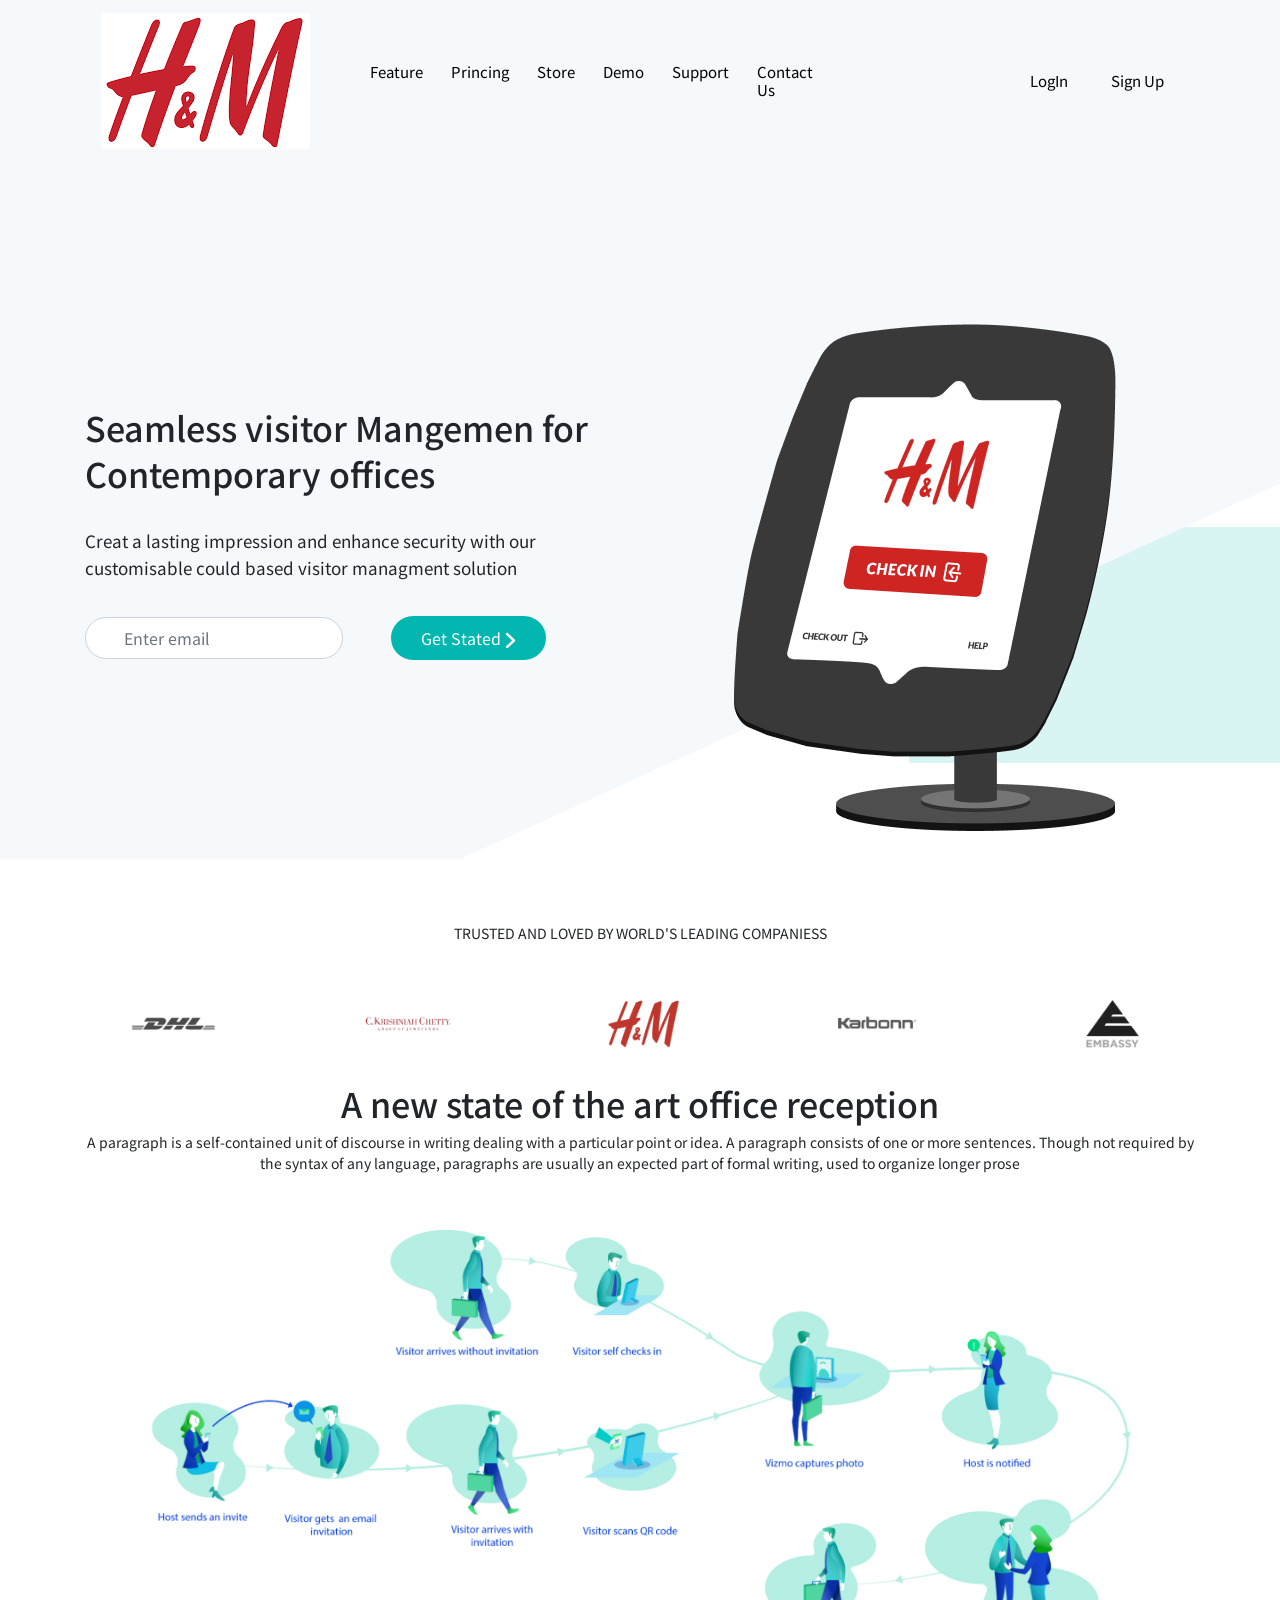
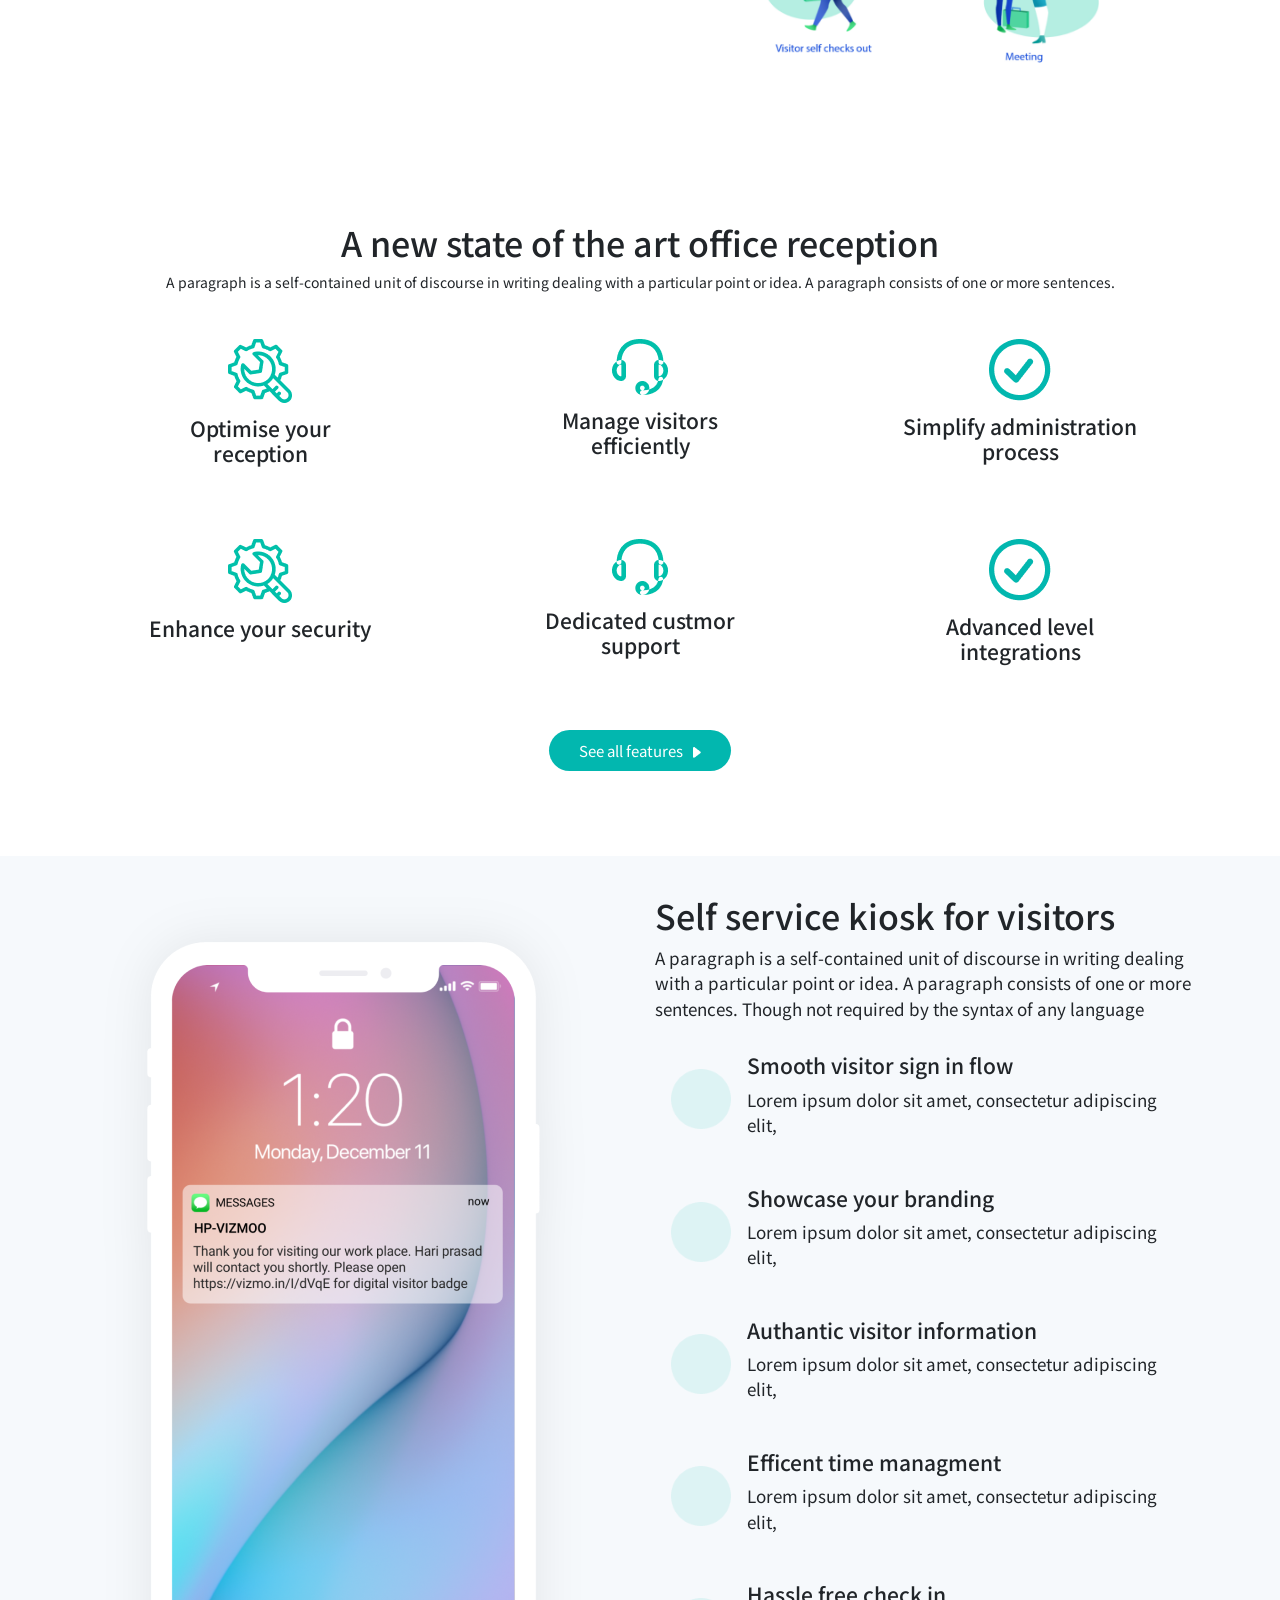
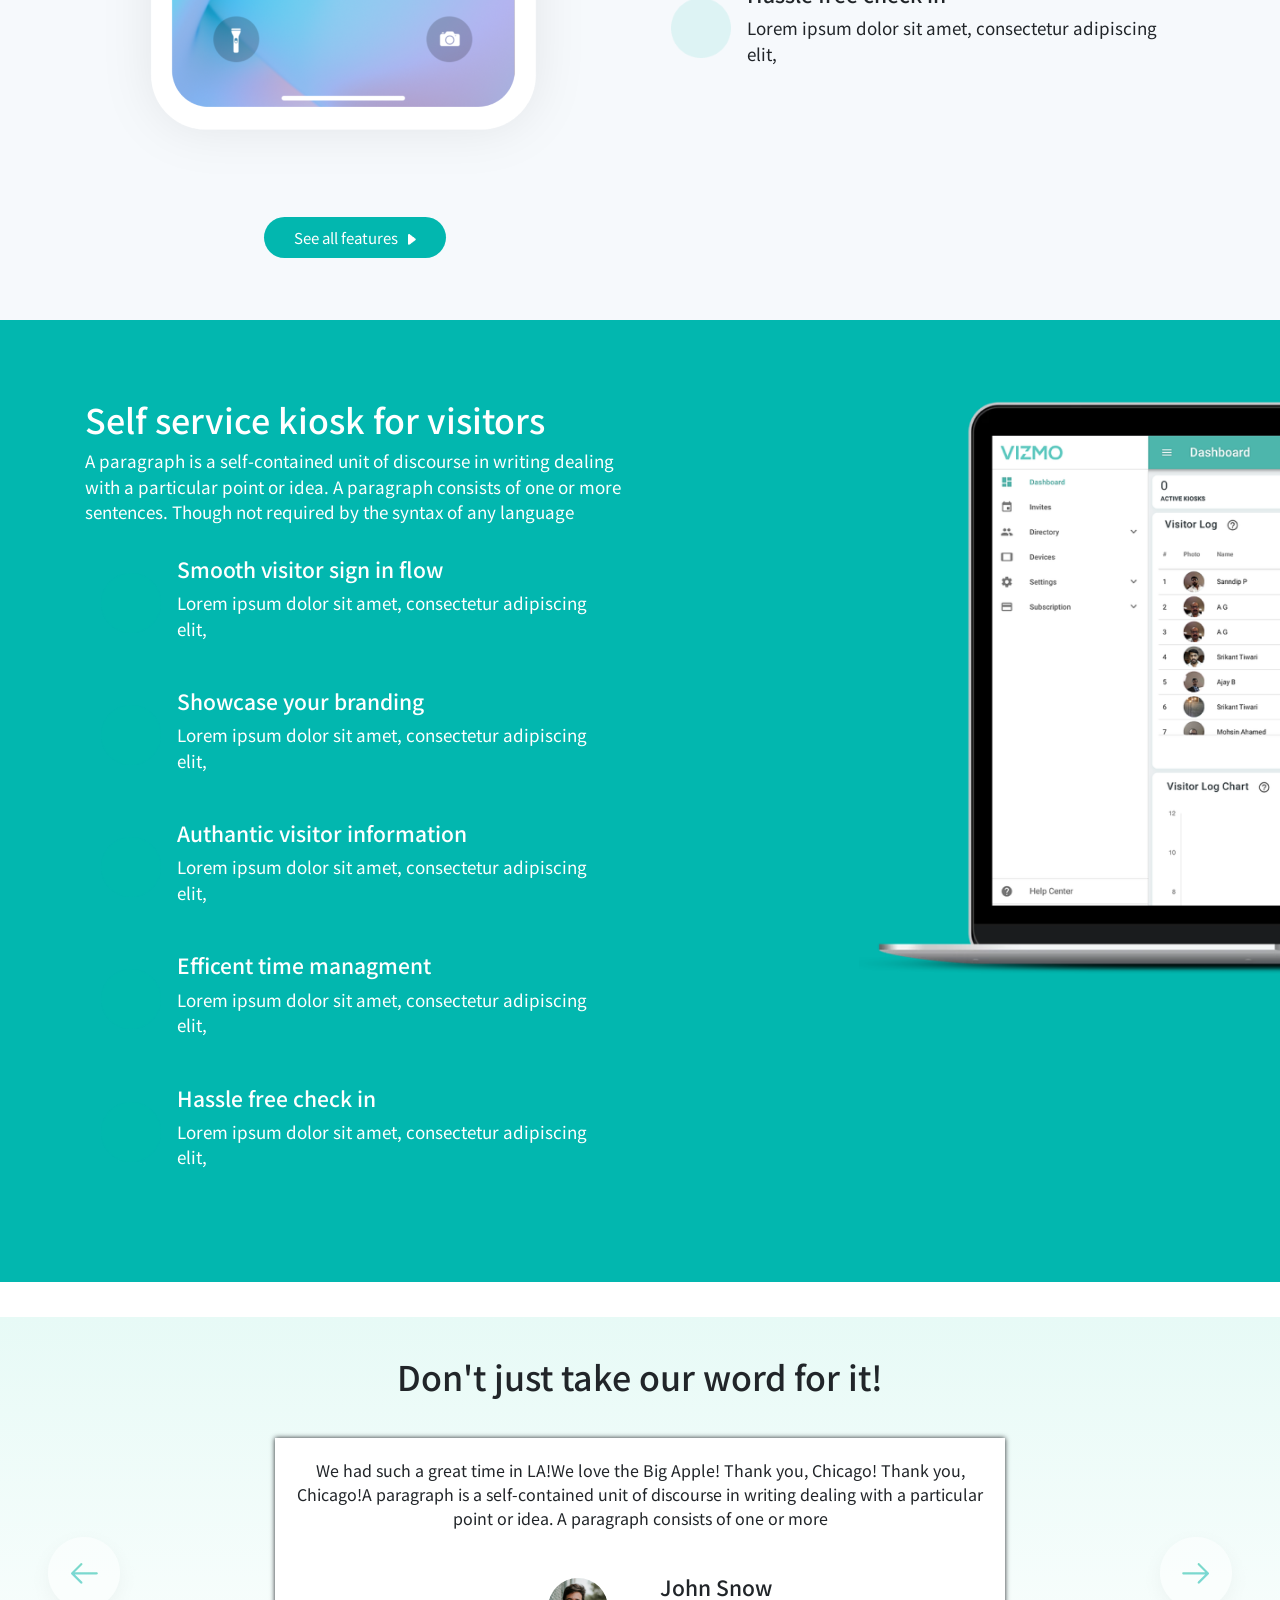
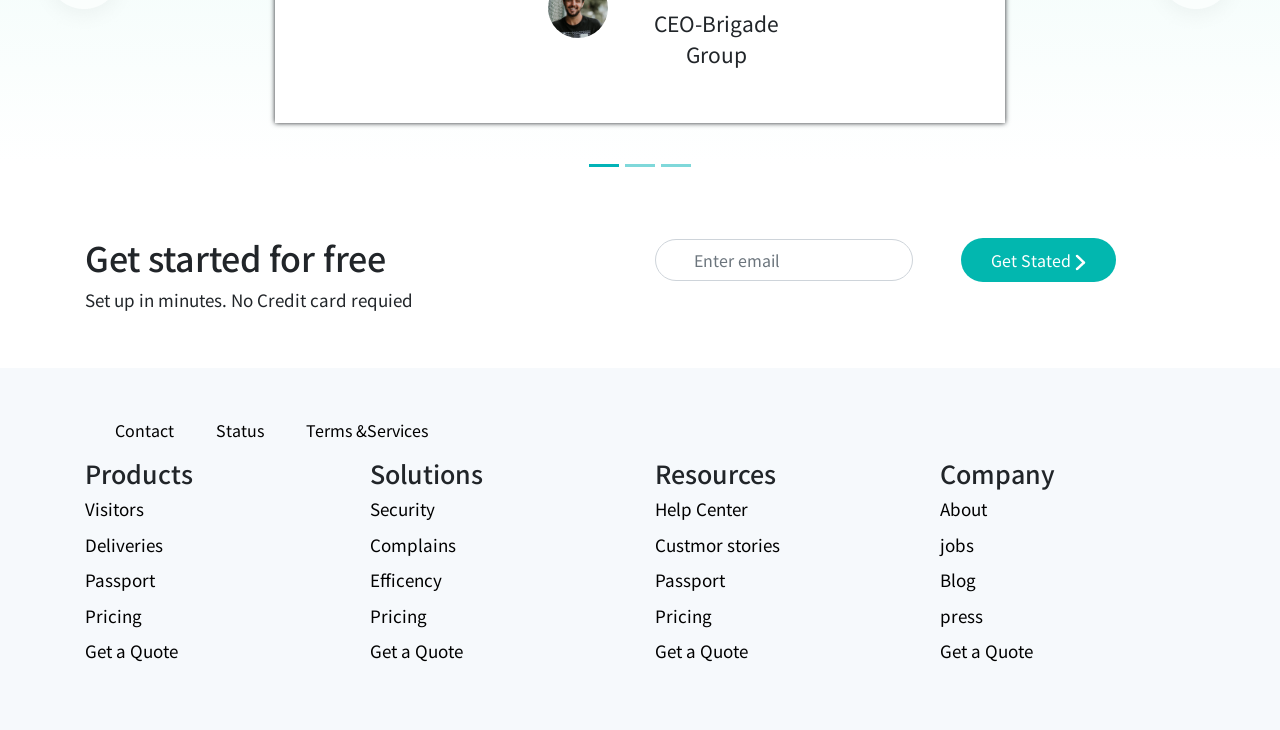
<file: Day10/H&M/index.html>
<!DOCTYPE html>
<html lang="en">
<head>
  <title>H&M</title>
  <meta charset="utf-8">
  <meta name="viewport" content="width=device-width, initial-scale=1">
  <link rel="stylesheet" href="https://maxcdn.bootstrapcdn.com/bootstrap/4.4.1/css/bootstrap.min.css">
  <link href="bootstrap-4.4.1-dist/css/style.css" rel="stylesheet">
  <script src="https://ajax.googleapis.com/ajax/libs/jquery/3.4.1/jquery.min.js"></script>
  <script src="https://cdnjs.cloudflare.com/ajax/libs/popper.js/1.16.0/umd/popper.min.js"></script>
  <script src="https://maxcdn.bootstrapcdn.com/bootstrap/4.4.1/js/bootstrap.min.js"></script>
  <link href="https://fonts.googleapis.com/css2?family=Noto+Sans+JP&display=swap" rel="stylesheet">
</head>
<body>
  <header>
    <div class="container">
      <nav class="navbar navbar-expand-md">
        <a class="navbar-brand" href="#"><img src="img/H&M.png" class="img-fluid"></a>
        <button class="navbar-toggler" type="button" data-toggle="collapse" data-target="#collapsibleNavbar">
          <span class="navbar-toggler-icon"></span>
        </button>
        <div class="collapse navbar-collapse" id="collapsibleNavbar">
          <ul class="navbar-nav links">
            <li class="nav-item">
              <a class="nav-link" href="#">Feature</a>
            </li>
            <li class="nav-item">
              <a class="nav-link" href="#">Princing</a>
            </li>
            <li class="nav-item">
              <a class="nav-link" href="#">Store</a>
            </li> 
            <li class="nav-item">
              <a class="nav-link" href="#">Demo</a>
            </li>  
            <li class="nav-item">
              <a class="nav-link" href="#">Support</a>
            </li>  
            <li class="nav-item">
              <a class="nav-link" href="#">Contact Us</a>
            </li>     
          </ul>
          <div class="login">
            <a href="#" class="float-right">Sign Up</a>
            <a href="#"class="float-right">LogIn</a>
          </div>
        </div>  
      </nav>
    </div>
  </header>
  <section class="section1">
    <div class="container">
      <div class="row">
                <div class="col-sm-6 col-md-6 col-lg-6">
                     <div class="fmrg">
                        <h1>Seamless visitor Mangemen for Contemporary offices</h1>
                        <p>Creat a lasting impression and enhance security with our customisable could based visitor managment solution</p>
                        <form class="form-inline" action="/action_page.php">
                          <input type="email" class="form-control fdes" id="email" placeholder="Enter email" name="email">
                          <a type="submit" class="fdes1 ml-5">Get Stated <img src="img/Path%203.png" class="img-fluid"></a>
                        </form>
                    </div>
                </div>
                <div class="col-sm-6 col-md-6 col-xs-6">
                    <div class="frmg1">
                        <img src="img/Group%2025.png" class="img-fluid">
                    </div>
                </div>
      </div>
    </div>
  </section>
    <section class="section2">
        <p class="text-center">TRUSTED AND LOVED BY WORLD'S LEADING COMPANIESS</p>
        <div class="container">
            <div class="col-sm-12 col-md-12 col-xs-12">
                <img src="img/Bitmap.png" class="img-fluid">
            </div>
            <div class="text-center">
                <h1>A new state of the art office reception</h1>
                <p>A paragraph is a self-contained unit of discourse in writing dealing with a particular point or idea. A paragraph consists of one or more sentences. Though not required by the syntax of any language, paragraphs are usually an expected part of formal writing, used to organize longer prose  </p>
            </div>
        </div>
        <div class="imgfull">
            <img src="img/Bitmap%20(1).png" class="img-fluid">
        </div>
    </section>
    <section class="section2">
        <div class="container">
             <div class="text-center">
                    <h1>A new state of the art office reception</h1>
                    <p>A paragraph is a self-contained unit of discourse in writing dealing with a particular point or idea. A paragraph consists of one or more sentences.  </p>
             </div>
            <div class="row">
                <div class="col-sm-6 col-md-3 col-lg-4 text-center">
                    <div class="fmarg">
                        <img src="img/Shape.png" class="img-fluid">
                        <h3>Optimise your reception</h3>
                    </div>
                </div>
                 <div class="col-sm-6 col-md-3 col-lg-4 text-center">
                    <div class="fmarg">
                        <img src="img/Shape%20(1).png" class="img-fluid">
                        <h3>Manage visitors efficiently</h3>
                    </div>
                </div>
                 <div class="col-sm-6 col-md-3 col-lg-4 text-center">
                    <div class="fmarg">
                        <img src="img/Shape%20(2).png" class="img-fluid">
                        <h3>Simplify administration process</h3>
                    </div>
                </div>
            </div>
             <div class="row">
                <div class="col-sm-6 col-md-3 col-lg-4 text-center">
                    <div class="fmarg">
                        <img src="img/Shape.png" class="img-fluid">
                        <h3>Enhance your security</h3>
                    </div>
                </div>
                 <div class="col-sm-6 col-md-3 col-lg-4 text-center">
                    <div class="fmarg">
                        <img src="img/Shape%20(1).png" class="img-fluid">
                        <h3>Dedicated custmor support</h3>
                    </div>
                </div>
                 <div class="col-sm-6 col-md-3 col-lg-4 text-center">
                    <div class="fmarg">
                        <img src="img/Shape%20(2).png" class="img-fluid">
                        <h3>Advanced level integrations</h3>
                    </div>
                </div>
            </div>
            <div class="text-center fmarg">
                <a href="#"> See all features<img src="img/Path%2012.png" class="img-fluid"></a>
            </div>
        </div>
    </section>
    <section class="section3">
        <div class="container">
            <div class="row">
                <div class="col-sm-12 col-md-6 col-lg-6">
                    <img src="img/download%20(7).png" class="img-fluid">
                     <div class="text-center fmarg">
                        <a href="#"> See all features<img src="img/Path%2012.png" class="img-fluid"></a>
                     </div>
                </div>
                <div class="col-sm-12 col-md-6 col-lg-6">
                    <div class="ffont">
                        <h1>Self service kiosk for visitors</h1>
                        <p>A paragraph is a self-contained unit of discourse in writing dealing with a particular point or idea. A paragraph consists of one or more sentences. Though not required by the syntax of any language</p>
                         <div class="media p-3">
                            <img src="img/Oval.png" alt="John Doe" class="mr-3 mt-3" style="width:60px;">
                            <div class="media-body">
                              <h4>Smooth visitor sign in flow</h4>
                              <p>Lorem ipsum dolor sit amet, consectetur adipiscing elit,</p>      
                            </div>
                         </div>
                         <div class="media p-3">
                            <img src="img/Oval.png" alt="John Doe" class="mr-3 mt-3" style="width:60px;">
                            <div class="media-body">
                              <h4>Showcase your branding</h4>
                              <p>Lorem ipsum dolor sit amet, consectetur adipiscing elit,</p>      
                            </div>
                         </div>
                         <div class="media p-3">
                            <img src="img/Oval.png" alt="John Doe" class="mr-3 mt-3" style="width:60px;">
                            <div class="media-body">
                              <h4>Authantic visitor information</h4>
                              <p>Lorem ipsum dolor sit amet, consectetur adipiscing elit,</p>      
                            </div>
                         </div>
                         <div class="media p-3">
                            <img src="img/Oval.png" alt="John Doe" class="mr-3 mt-3" style="width:60px;">
                            <div class="media-body">
                              <h4>Efficent time managment</h4>
                              <p>Lorem ipsum dolor sit amet, consectetur adipiscing elit,</p>      
                            </div>
                         </div>
                         <div class="media p-3">
                            <img src="img/Oval.png" alt="John Doe" class="mr-3 mt-3" style="width:60px;">
                            <div class="media-body">
                              <h4>Hassle free check in</h4>
                              <p>Lorem ipsum dolor sit amet, consectetur adipiscing elit,</p>      
                            </div>
                         </div>
                    </div>
                </div>
            </div>
        </div>
    </section>
    <section class="section4">
        <div class="container">
            <div class="row">
                <div class="col-sm-12 col-md-6 col-lg-6">
                    <div class="ffont">
                        <h1>Self service kiosk for visitors</h1>
                        <p>A paragraph is a self-contained unit of discourse in writing dealing with a particular point or idea. A paragraph consists of one or more sentences. Though not required by the syntax of any language</p>
                         <div class="media p-3">
                            <img src="img/Oval.png" alt="John Doe" class="mr-3 mt-3" style="width:60px;">
                            <div class="media-body">
                              <h4>Smooth visitor sign in flow</h4>
                              <p>Lorem ipsum dolor sit amet, consectetur adipiscing elit,</p>      
                            </div>
                         </div>
                         <div class="media p-3">
                            <img src="img/Oval.png" alt="John Doe" class="mr-3 mt-3" style="width:60px;">
                            <div class="media-body">
                              <h4>Showcase your branding</h4>
                              <p>Lorem ipsum dolor sit amet, consectetur adipiscing elit,</p>      
                            </div>
                         </div>
                         <div class="media p-3">
                            <img src="img/Oval.png" alt="John Doe" class="mr-3 mt-3" style="width:60px;">
                            <div class="media-body">
                              <h4>Authantic visitor information</h4>
                              <p>Lorem ipsum dolor sit amet, consectetur adipiscing elit,</p>      
                            </div>
                         </div>
                         <div class="media p-3">
                            <img src="img/Oval.png" alt="John Doe" class="mr-3 mt-3" style="width:60px;">
                            <div class="media-body">
                              <h4>Efficent time managment</h4>
                              <p>Lorem ipsum dolor sit amet, consectetur adipiscing elit,</p>      
                            </div>
                         </div>
                         <div class="media p-3">
                            <img src="img/Oval.png" alt="John Doe" class="mr-3 mt-3" style="width:60px;">
                            <div class="media-body">
                              <h4>Hassle free check in</h4>
                              <p>Lorem ipsum dolor sit amet, consectetur adipiscing elit,</p>      
                            </div>
                         </div>
                    </div>
                </div>
                <div class="col-sm-12 col-md-6 col-lg-6">
                    <img src="img/download%20(6).png" class="img-fluid imgset">
                </div>
            </div>
        </div>
    </section>
    <section class="section5">
        <h1 class="text-center">Don't just take our word for it!</h1>
        <div class="container">
            <div class="row">
               <div class="col-sm-2 col-lg-2 col-md-2">
                     <a class="carousel-control-prev" href="#demo" data-slide="prev">
                        <img src="img/Left%20arrow.png">
                     </a>
               </div>
               <div class="col-sm-8 col-lg-8 col-md-8">
                    <div id="demo" class="carousel slide" data-ride="carousel">
                      <ul class="carousel-indicators">
                        <li data-target="#demo" data-slide-to="0" class="active"></li>
                        <li data-target="#demo" data-slide-to="1"></li>
                        <li data-target="#demo" data-slide-to="2"></li>
                      </ul>
                      <div class="carousel-inner">
                        <div class="carousel-item text-center active">
                            <p>We had such a great time in LA!We love the Big Apple! Thank you, Chicago! Thank you, Chicago!A paragraph is a self-contained unit of discourse in writing dealing with a particular point or idea. A paragraph consists of one or more</p>
                            <div class="media p-3">
                                <img src="img/eduardo-dutra-_cDUnoCOvMo-unsplash.png" alt="John Doe" class="fmargin mt-3 rounded-circle" style="width:60px;">
                                <div class="media-body design">
                                  <h4>John Snow</h4>
                                  <p>CEO-Brigade Group</p>      
                                </div>
                            </div>
                        </div>
                        <div class="carousel-item text-center">
                            <p>We had such a great time in LA!We love the Big Apple! Thank you, Chicago! Thank you, Chicago!A paragraph is a self-contained unit of discourse in writing dealing with a particular point or idea. A paragraph consists of one or more</p>
                            <div class="media p-3 ">
                                <img src="img/eduardo-dutra-_cDUnoCOvMo-unsplash.png" alt="John Doe" class="fmargin mt-3 rounded-circle" style="width:60px;">
                                <div class="media-body design">
                                  <h4>John Snow</h4>
                                  <p>CEO-Brigade Group</p>      
                                </div>
                            </div>
                        </div>
                        <div class="carousel-item text-center">
                            <p>We had such a great time in LA!We love the Big Apple! Thank you, Chicago! Thank you, Chicago!A paragraph is a self-contained unit of discourse in writing dealing with a particular point or idea. A paragraph consists of one or more</p>
                            <div class="media p-3">
                                <img src="img/eduardo-dutra-_cDUnoCOvMo-unsplash.png" alt="John Doe" class="fmargin mt-3 rounded-circle" style="width:60px;">
                                <div class="media-body design">
                                  <h4>John Snow</h4>
                                  <p>CEO-Brigade Group</p>      
                                </div>
                            </div>
                        </div>
                      </div>
                    </div> 
               </div>
                <div class="col-sm-2 col-md-2 col-lg-2">
                     <a class="carousel-control-next" href="#demo" data-slide="next">
                        <img src="img/Left%20arrow%20Copy.png">
                     </a>
                </div>
            </div>
        </div>
        
    </section>
    <div class="ffont1">
        <div class="container">
            <div class="row">
                <div class="col-sm-12 col-md-6 col-lg-6">
                    <h1>Get started for free </h1>
                    <p>Set up in minutes. No Credit card requied</p>
                </div>
                <div class="col-sm-12 col-md-6 col-lg-6">
                     <form class="form-inline" action="/action_page.php">
                        <input type="email" class="form-control fdes" id="email" placeholder="Enter email" name="email">
                        <a type="submit" class="fdes1 ml-5">Get Stated <img src="img/Path%203.png" class="img-fluid"></a>
                     </form>
                </div>
            </div>
        </div>
    </div>
    <footer>
        <div class="container">
            <div>
                <ul class="ulist list-inline">
                    <li class="list-inline-item"><a href="#">Contact</a></li>
                    <li class="list-inline-item"><a href="#">Status</a></li>
                    <li class="list-inline-item"><a href="#">Terms &Services</a></li>   
                </ul>
            </div>
            <div class="row">
                <div class="col-sm-3 col-md-3 col-lg-3">
                    <h1 class="fontfor">Products</h1>
                    <ul class="ulists">
                        <li><a href="#">Visitors</a></li>
                        <li><a href="#">Deliveries</a></li>
                        <li><a href="#">Passport</a></li>
                        <li><a href="#">Pricing</a></li>
                        <li><a href="#">Get a Quote</a></li>
                    </ul>
                </div>
                <div class="col-sm-3 col-md-3 col-lg-3">
                    <h1 class="fontfor">Solutions</h1>
                    <ul class="ulists">
                        <li><a href="#">Security</a></li>
                        <li><a href="#">Complains</a></li>
                        <li><a href="#">Efficency</a></li>
                        <li><a href="#">Pricing</a></li>
                        <li><a href="#">Get a Quote</a></li>
                    </ul>
                </div>
                 <div class="col-sm-3 col-md-3 col-lg-3">
                    <h1 class="fontfor">Resources</h1>
                    <ul class="ulists">
                        <li><a href="#">Help Center</a></li>
                        <li><a href="#">Custmor stories</a></li>
                        <li><a href="#">Passport</a></li>
                        <li><a href="#">Pricing</a></li>
                        <li><a href="#">Get a Quote</a></li>
                    </ul>
                </div>
                 <div class="col-sm-3 col-md-3 col-lg-3">
                    <h1 class="fontfor">Company</h1>
                    <ul class="ulists">
                        <li><a href="#">About</a></li>
                        <li><a href="#">jobs</a></li>
                        <li><a href="#">Blog</a></li>
                        <li><a href="#">press</a></li>
                        <li><a href="#">Get a Quote</a></li>
                    </ul>
                </div>
            </div>
        </div>
    </footer>
</body>
</html>
</file>
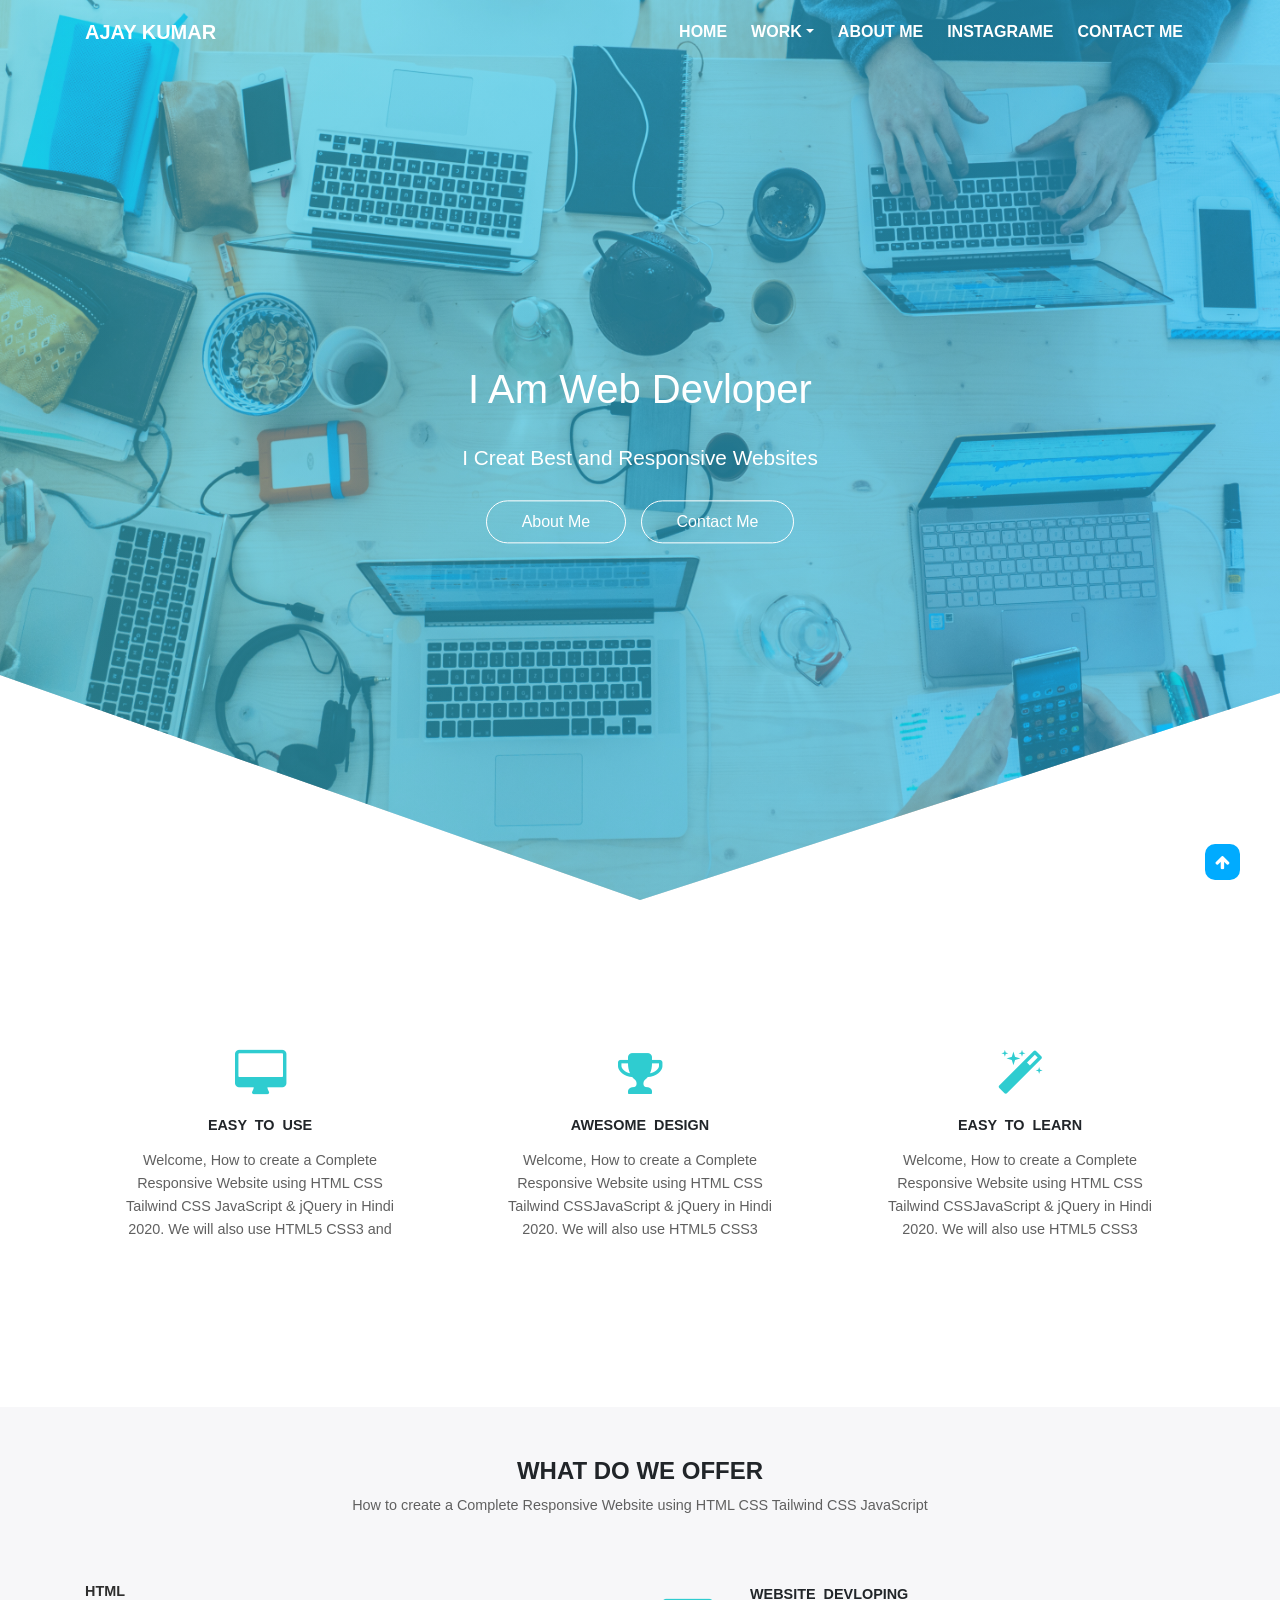
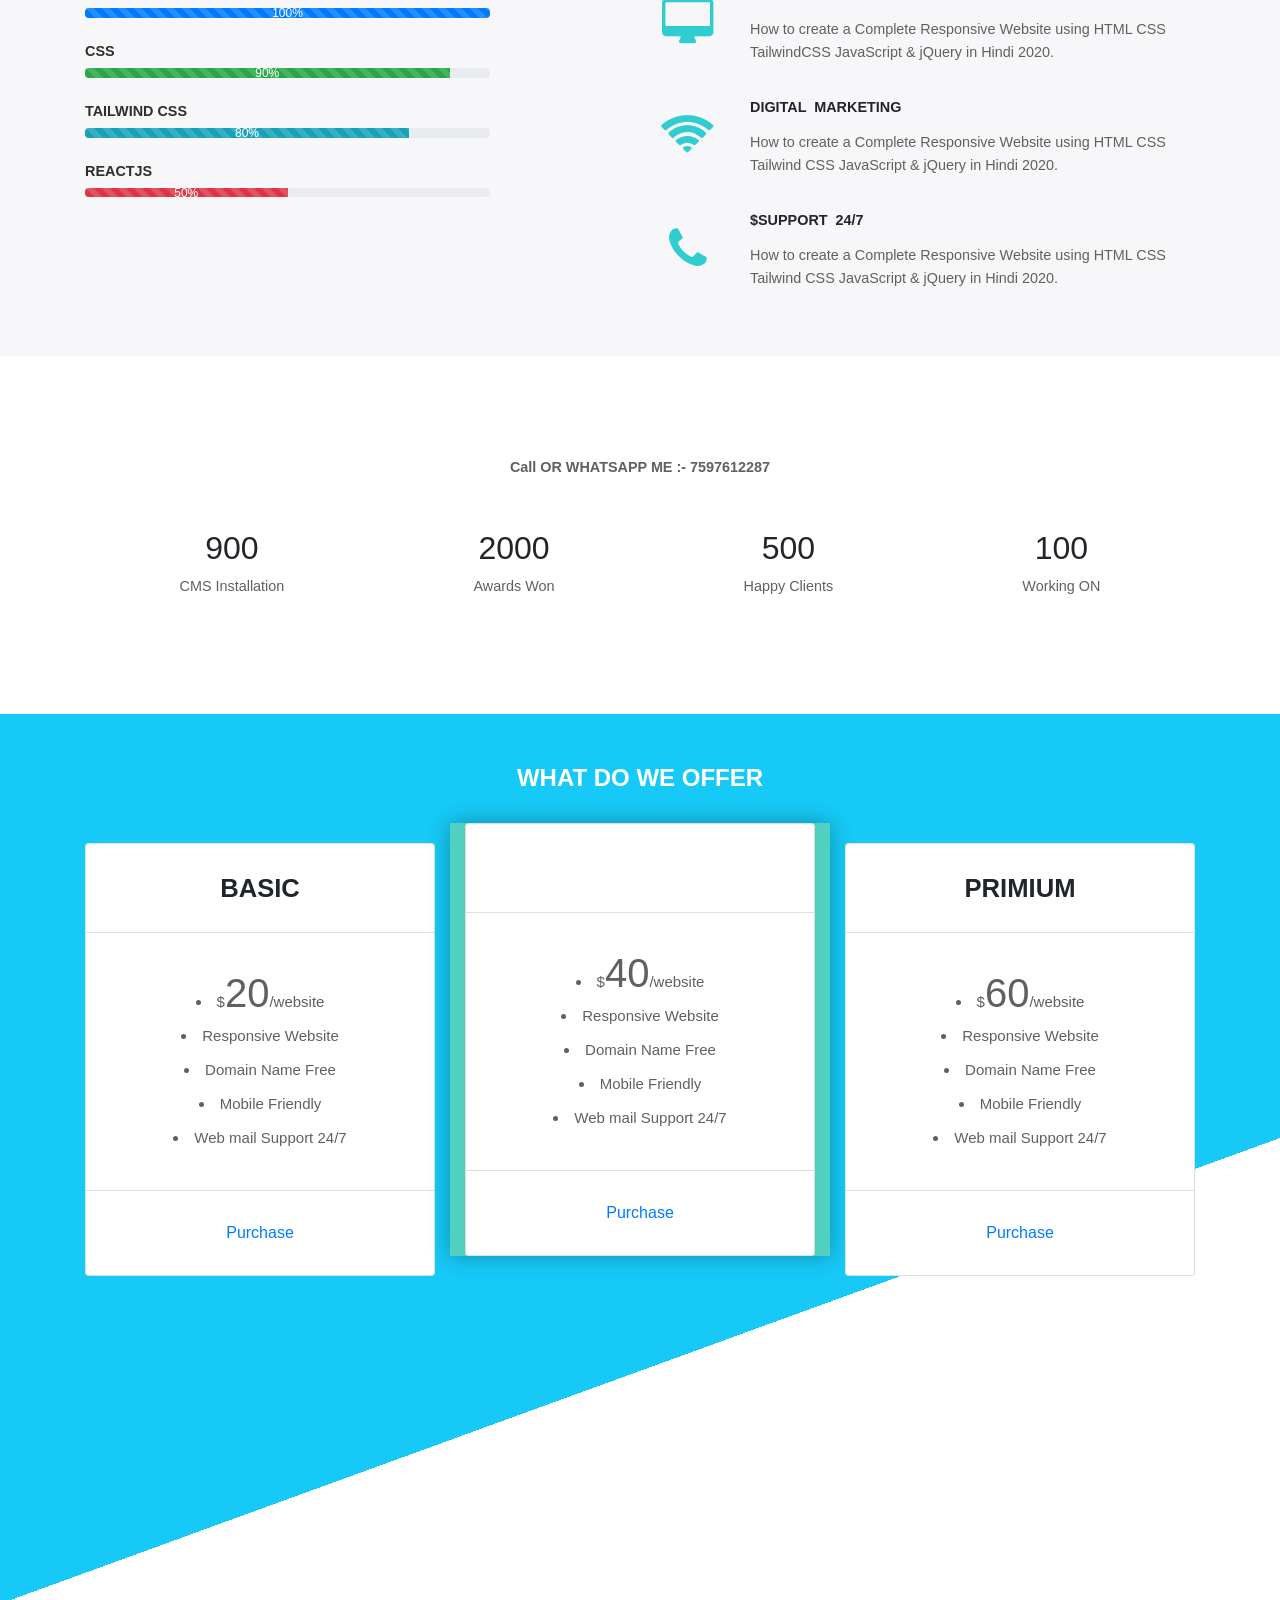
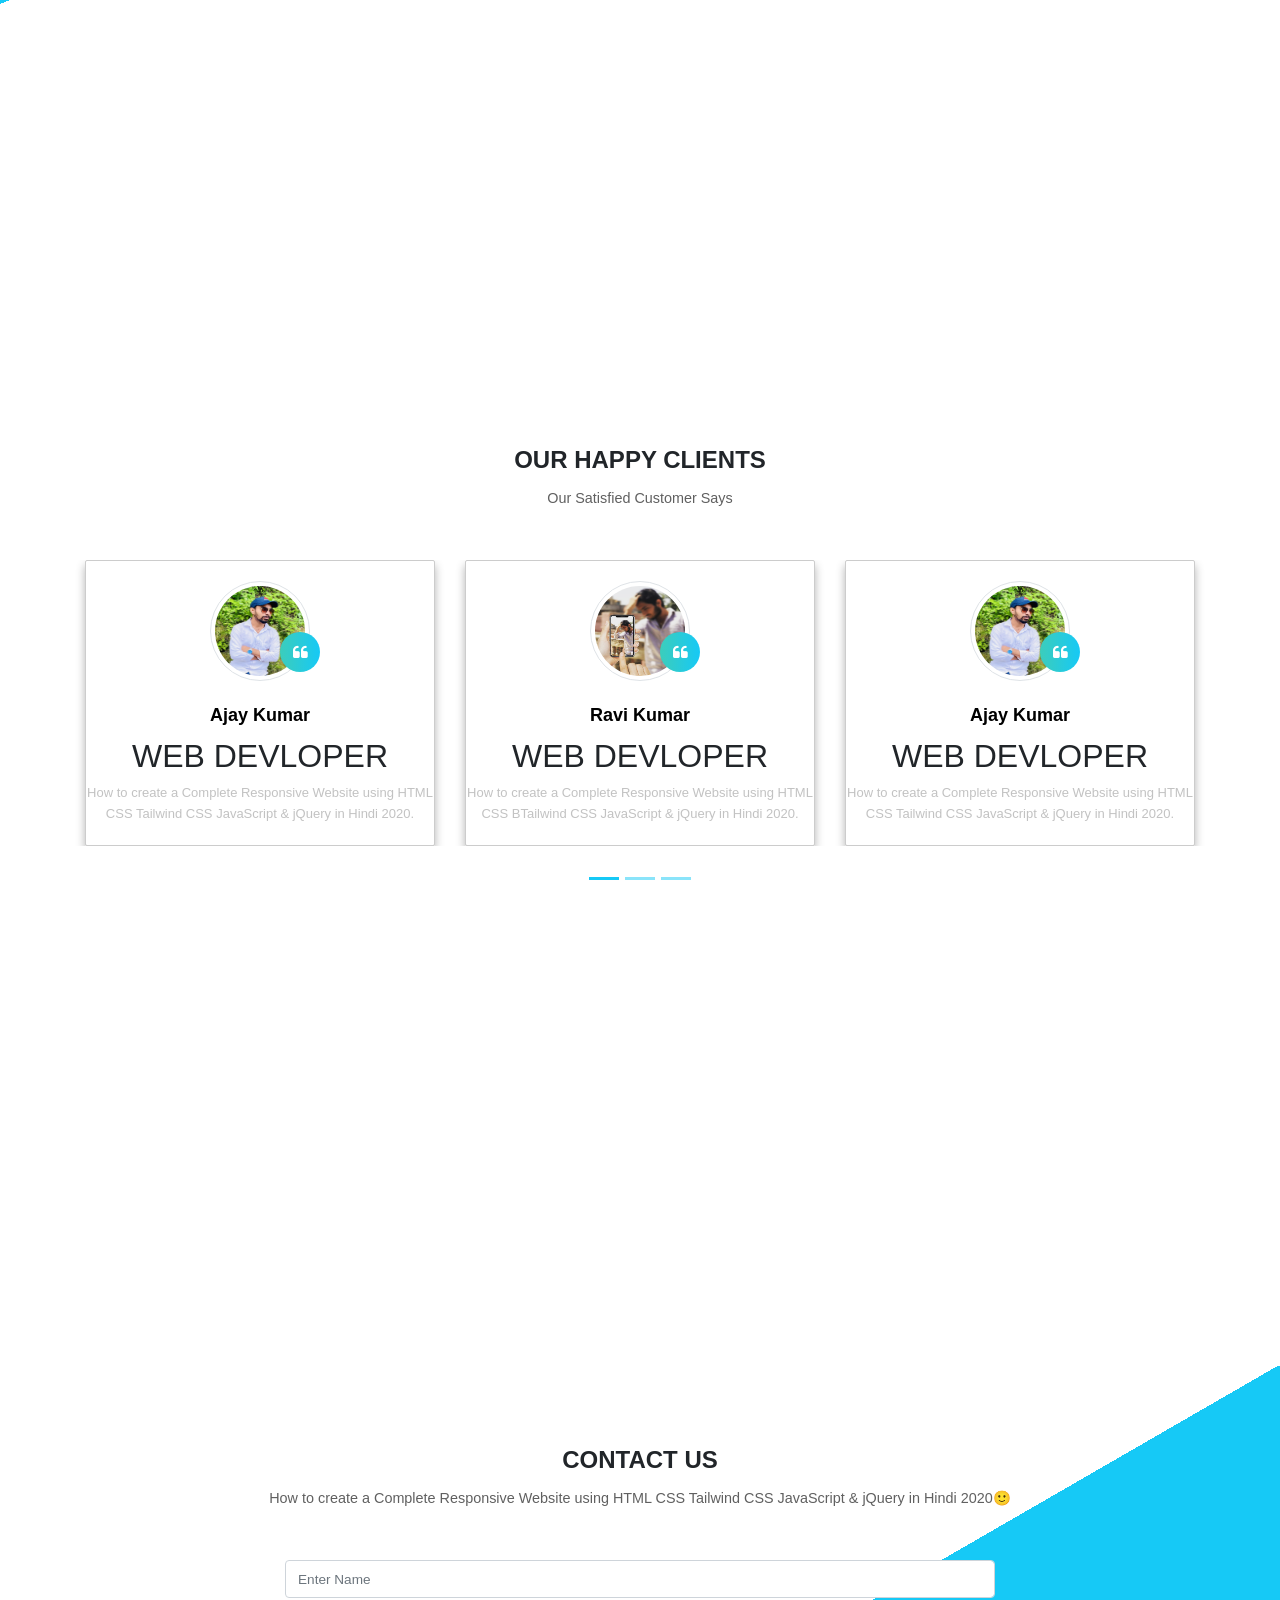
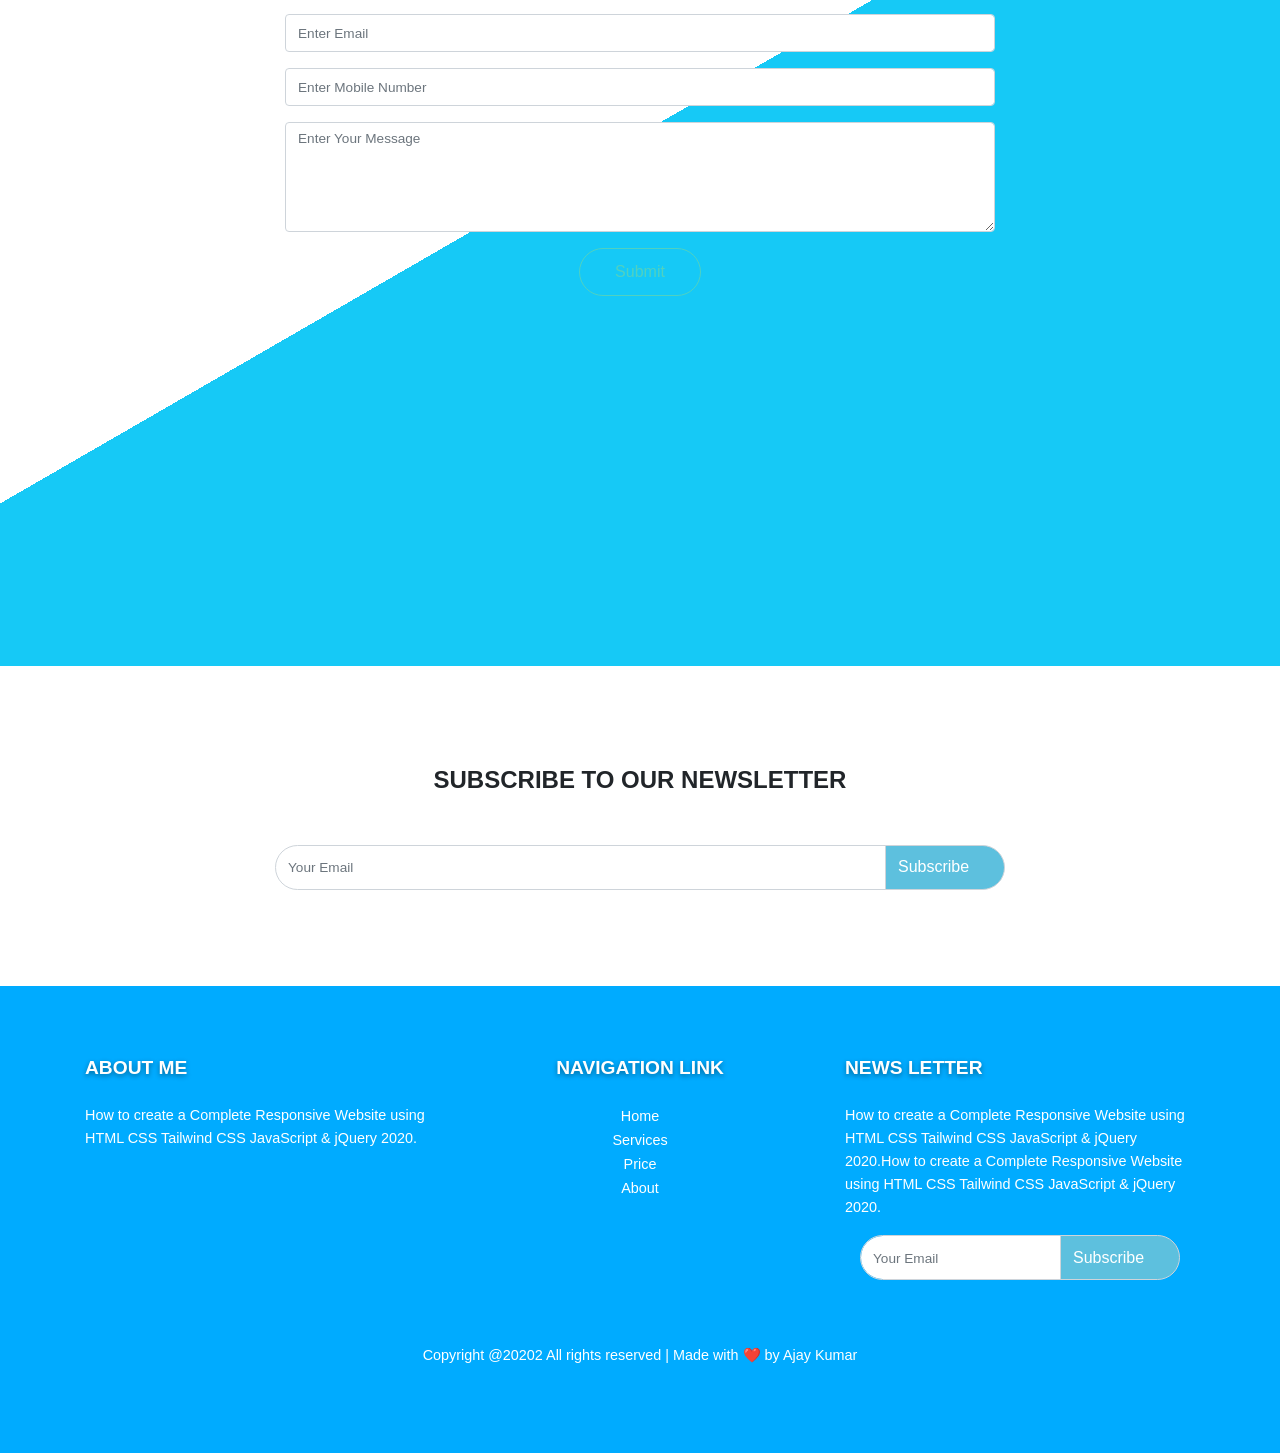
<file: Day11/BasicPortfolio/index.html>
<!DOCTYPE html>
<html lang="en">
<head>
  <title>Ajay's Portfolio</title>
  <meta charset="utf-8">
  <meta name="viewport" content="width=device-width, initial-scale=1">
  <link rel="stylesheet" href="https://maxcdn.bootstrapcdn.com/bootstrap/4.4.1/css/bootstrap.min.css">
  <link href="bootstrap-4.4.1-dist/css/style.css" rel="stylesheet">
  <link rel="shortcut icon"
    href="https://external-content.duckduckgo.com/iu/?u=https%3A%2F%2Fwww.pngmart.com%2Ffiles%2F13%2FAvengers-A-Letter-Logo-Transparent-Background.png&f=1&nofb=1&ipt=1175922a70cca407816d7d66a7e0576eb1d2d3664b21c35c232c0d2d3e476afa&ipo=images"
    type="image/x-icon">

  <script src="https://ajax.googleapis.com/ajax/libs/jquery/3.4.1/jquery.min.js"></script>
  <script src="https://cdnjs.cloudflare.com/ajax/libs/popper.js/1.16.0/umd/popper.min.js"></script>
  <script src="https://maxcdn.bootstrapcdn.com/bootstrap/4.4.1/js/bootstrap.min.js"></script>
    <link href="https://fonts.googleapis.com/css2?family=Poppins:wght@300&display=swap" rel="stylesheet">
    <link rel="stylesheet" href="https://cdnjs.cloudflare.com/ajax/libs/font-awesome/4.7.0/css/font-awesome.min.css" integrity="sha512-SfTiTlX6kk+qitfevl/7LibUOeJWlt9rbyDn92a1DqWOw9vWG2MFoays0sgObmWazO5BQPiFucnnEAjpAB+/Sw==" crossorigin="anonymous" />
</head>
<body>
<div class="header">
<!--
     <div class="container-fluid welcome">
    <h1 class="text-white">Welcome</h1>  
      <p class="text-white">Hello My Name Is Ajay Kumar.
You can learn more about me in this site. Thank you for giving me your valuable time.</p>
  </div>
-->
    <nav class="navbar navbar-expand-sm navbar-dark fixed-top">
    <div class="container text-uppercase">
     <button class="navbar-toggler" type="button" data-toggle="collapse" data-target="#collapsibleNavbar">   
        <span class="navbar-toggler-icon"></span>
      </button>
      <a class="font-weight-bold text-white navbar-brand" href="https://www.instagram.com/ajay_kumar_hryna/">Ajay Kumar</a>
    <div class="collapse navbar-collapse" id="collapsibleNavbar">
      <ul class="ulist list-inline nav navbar-nav ml-auto">
         <li class="nav-item"><a href="#">HOME</a></li>
            <li class="dropdown nav-item">
                    <a class="dropdown-toggle" data-toggle="dropdown" href="#servicediv">WORK</a>
						<ul class="dropdown-menu">
							<li><a href="#"><b>Website Devlopment</b></a></li>
							<li><a href="#">HTML</a></li>
							<li><a href="#">CSS</a></li>
							<li><a href="#">Tailwind CSS</a></li>
							<li><a href="#">JAVASCRIPT</a></li>
							<li><a href="#">JQUARY</a></li>
							<li><a href="#">LEARNING PHP....</a></li>
						</ul>
            </li>
          <li><a href="#servicediv">About Me</a></li>
          <li><a href="https://www.instagram.com/ajay_kumar_hryna/">Instagrame</a></li>
          <li><a href="#callme">Contact Me</a></li>
        </ul>
      </div>
    </div>
    </nav>
    <section class="header-section">
        <div class="center-div">
            <h1>I Am Web Devloper</h1>
            <p>I Creat Best and Responsive Websites</p>
            <div class="header-buttons">
                <a href="#">About Me</a>
                <a href="#">Contact Me</a>
<!--                <img src="img/marvin-meyer-SYTO3xs06fU-unsplash.jpg"-->
            </div>
        </div>
    </section>
</div>
<!--    header part complete-->

<!--    three extra div start-->
    <section class="header-extradiv">
        <div class="container">
            <div class="row">
                <div class="extra-div col-lg-4 col-md-4 col-12">
                    <a href="#"><i class="fa-3x fa fa-desktop" aria-hidden="true"></i></a>
                    <h2>EASY TO USE</h2>
                    <P>Welcome, How to create a Complete Responsive Website using HTML CSS Tailwind CSS  JavaScript & jQuery in Hindi 2020. We will also use HTML5 CSS3 and </P>
                </div>
                <div class="extra-div col-lg-4 col-md-4 col-12">
                    <a href="#"><i class=" fa-3x fa fa-trophy" aria-hidden="true"></i></a>
                    <h2>AWESOME DESIGN</h2>
                    <P>Welcome, How to create a Complete Responsive Website using HTML CSS Tailwind CSSJavaScript & jQuery in Hindi 2020. We will also use HTML5 CSS3  </P>
                </div>
                <div class="extra-div col-lg-4 col-md-4 col-12">
                    <a href="#"><i class="fa-3x fa fa-magic" aria-hidden="true"></i></a>
                    <h2>EASY TO LEARN</h2>
                    <P>Welcome, How to create a Complete Responsive Website using HTML CSS Tailwind CSSJavaScript & jQuery in Hindi 2020. We will also use HTML5 CSS3</P>
                </div>
            </div>
        </div>
    </section>
<!--    three extra div end-->
    <section class="secviceoffers" id="servicediv">
        <div class="headings text-center container">
            <h1 class="text-center font-weight-bold">WHAT DO WE OFFER</h1>
            <P class="text-center">How to create a Complete Responsive Website using HTML CSS Tailwind CSS JavaScript</P>
        </div>
        <div class="container">
            <div class="row">
                <div class="col-lg-6 col-md-12 col-10 offset-1 offset-lg-0">
                    <div class="name my-3">
                        <h1>HTML</h1>
                         <div class="progress w-75">
                            <div class="progress-bar progress-bar-striped progress-bar-animated" style="width:100%">100%</div>
                         </div>
                    </div>
                     <div class="name my-3">
                        <h1>CSS</h1>
                        <div class="progress w-75">
                            <div class="progress-bar bg-success progress-bar-striped progress-bar-animated" style="width:90%">90%</div>
                         </div>
                    </div>
                     <div class="name my-3">
                        <h1>Tailwind CSS</h1>
                         <div class="progress w-75">
                            <div class="progress-bar bg-info progress-bar-striped progress-bar-animated" style="width:80%">80%</div>
                         </div>
                    </div>
                     <div class="name my-3">
                        <h1>ReactJS</h1>
                         <div class="progress w-75">
                           <div class="progress-bar bg-danger progress-bar-striped progress-bar-animated" style="width:50%">50%</div>
                         </div>
                    </div>
                </div>
                <div class="col-lg-6 col-md-12 col-12 servicediv">
                    <div class="row">
                        <div class="col-lg-2 col-2 service-icon">
                            <i class="fa-3x fa fa-desktop" aria-hidden="true"></i>
                        </div>
                        <div class="col-lg-10 col-10">
                            <h2>WEBSITE DEVLOPING</h2>
                            <p>How to create a Complete Responsive Website using HTML CSS TailwindCSS JavaScript & jQuery in Hindi 2020.</p>
                        </div>
                    </div>
                    <div class="row">
                        <div class="col-lg-2 col-2 service-icon">
                            <i class="fa-3x fa fa-wifi" aria-hidden="true"></i>
                        </div>
                        <div class="col-lg-10 col-10">
                            <h2>DIGITAL MARKETING</h2>
                            <p>How to create a Complete Responsive Website using HTML CSS Tailwind CSS JavaScript & jQuery in Hindi 2020.</p>
                        </div>
                    </div>
                    <div class="row">
                        <div class="col-lg-2 col-2 service-icon">
                            <i class="fa-3x fa fa-phone" aria-hidden="true"></i>
                        </div>
                        <div class="col-lg-10 col-10">
                            <h2>$SUPPORT 24/7</h2>
                            <p>How to create a Complete Responsive Website using HTML CSS Tailwind CSS JavaScript & jQuery in Hindi 2020.</p>
                        </div>
                    </div>
                </div>
            </div>
        </div>
    </section>
    <section class="project-work" id="callme">
        <div class="headings text-center container">
            <p class="text-center font-weight-bold">Call OR WHATSAPP ME :- 7597612287</p>
        </div>
        <div class="container d-flex justify-content-around align-item-center text-center">
            <div>
                <h1 class="count">900</h1>
                <p>CMS Installation</p>
            </div>
             <div>
                <h1 class="count">2000</h1>
                <p>Awards Won</p>
            </div>
             <div>
                <h1 class="count">500</h1>
                <p>Happy Clients</p>
            </div>
             <div>
                <h1 class="count">100</h1>
                <p>Working ON</p>
            </div>
        </div>
    </section>
    <section class="pricing" id="pricingdiv ">
        <div class="headings text-center container">
            <h1 class="text-center text-white font-weight-bold">WHAT DO WE OFFER</h1>
        </div>
        <div class="container">
            <div class="row">
                <div class="col-lg-4 col-md-4 col-12">
                    <div class="card text-center">
                      <div class="card-header">BASIC</div>
                      <div class="card-body">
                            <li>$<span class="money">20</span>/website</li>
                            <li>Responsive Website</li>
                            <li>Domain Name Free</li>
                            <li>Mobile Friendly</li>
                            <li>Web mail Support 24/7</li>
                        </div>
                      <div class="card-footer">
                            <a href="#">Purchase</a>
                        </div>
                    </div>
                </div>
                <div class="col-lg-4 col-md-4 col-12 card-second">
                    <div class="card text-center">
                      <div class="card-header">STANDARD</div>
                      <div class="card-body">
                            <li>$<span class="money">40</span>/website</li>
                            <li>Responsive Website</li>
                            <li>Domain Name Free</li>
                            <li>Mobile Friendly</li>
                            <li>Web mail Support 24/7</li>
                        </div>
                      <div class="card-footer">
                            <a href="#">Purchase</a>
                        </div>
                    </div>
                </div>
                <div class="col-lg-4 col-md-4 col-12">
                    <div class="card text-center">
                      <div class="card-header">PRIMIUM</div>
                      <div class="card-body">
                            <li>$<span class="money">60</span>/website</li>
                            <li>Responsive Website</li>
                            <li>Domain Name Free</li>
                            <li>Mobile Friendly</li>
                            <li>Web mail Support 24/7</li>
                        </div>
                      <div class="card-footer">
                            <a href="#">Purchase</a>
                        </div>
                    </div>
                </div>
            </div>
        </div>
    </section>
    <section class="happyclients">
       <div class="text-center headings container">
            <h1 class="text-center font-weight-bold">OUR HAPPY CLIENTS</h1>
           <p class="text-captalize pt-1">Our Satisfied Customer  Says</p>
        </div>
        
        <div id="demo" class="carousel slide" data-ride="carousel">

  <!-- Indicators -->
  <ul class="carousel-indicators">
    <li data-target="#demo" data-slide-to="0" class="active"></li>
    <li data-target="#demo" data-slide-to="1"></li>
    <li data-target="#demo" data-slide-to="2"></li>
  </ul>

  <!-- The slideshow -->
  <div class="carousel-inner container">
    <div class="carousel-item active">
     <div class="row">
        <div class=" col-lg-4 col-md-4 col-12">
          <div class="box">
            <a href="#"><img src="img/IMG_3638.JPG" class="img-fluid img-thumbnail"> </a>
              <p class="m-4"></p>
              <h1>Ajay Kumar</h1>
              <h2>WEB DEVLOPER</h2>
              <p>How to create a Complete Responsive Website using HTML CSS Tailwind CSS JavaScript & jQuery in Hindi 2020.</p>
          </div>
         </div>
         <div class=" col-lg-4 col-md-4 col-12">
          <div class="box">
            <a href="#"><img src="img/IMG_20200412_215155_841.jpg" class="img-fluid img-thumbnail"> </a>
              <p class="m-4"></p>
              <h1>Ravi Kumar</h1>
              <h2>WEB DEVLOPER</h2>
              <p>How to create a Complete Responsive Website using HTML CSS BTailwind CSS JavaScript & jQuery in Hindi 2020.</p>
          </div>
         </div>
         <div class=" col-lg-4 col-md-4 col-12">
          <div class="box">
            <a href="#"><img src="img/IMG_3638.JPG" class="img-fluid img-thumbnail"> </a>
              <p class="m-4"></p>
              <h1>Ajay Kumar</h1>
              <h2>WEB DEVLOPER</h2>
              <p>How to create a Complete Responsive Website using HTML CSS Tailwind CSS JavaScript & jQuery in Hindi 2020.</p>
          </div>
         </div> 
     </div>
    </div>
    <div class="carousel-item">
        <div class="row">
        <div class=" col-lg-4 col-md-4 col-12">
          <div class="box">
            <a href="#"><img src="img/IMG_3638.JPG" class="img-fluid img-thumbnail"> </a>
              <p class="m-4"></p>
              <h1>Ajay Kumar</h1>
              <h2>WEB DEVLOPER</h2>
              <p>How to create a Complete Responsive Website using HTML CSS Tailwind CSS JavaScript & jQuery in Hindi 2020.</p>
          </div>
         </div>
         <div class=" col-lg-4 col-md-4 col-12">
          <div class="box">
            <a href="#"><img src="img/IMG_20200412_215155_841.jpg" class="img-fluid img-thumbnail"> </a>
              <p class="m-4"></p>
              <h1>Ravi Kumar</h1>
              <h2>WEB DEVLOPER</h2>
              <p>How to create a Complete Responsive Website using HTML CSS Tailwind CSS JavaScript & jQuery in Hindi 2020.</p>
          </div>
         </div>
         <div class=" col-lg-4 col-md-4 col-12">
          <div class="box">
            <a href="#"><img src="img/IMG_3638.JPG" class="img-fluid img-thumbnail"> </a>
              <p class="m-4"></p>
              <h1>Ajay Kumar</h1>
              <h2>WEB DEVLOPER</h2>
              <p>How to create a Complete Responsive Website using HTML CSS Tailwind CSS JavaScript & jQuery in Hindi 2020.</p>
          </div>
         </div> 
     </div>
    </div>
    <div class="carousel-item">
       <div class="row">
        <div class=" col-lg-4 col-md-4 col-12">
          <div class="box">
            <a href="#"><img src="img/IMG_3638.JPG" class="img-fluid img-thumbnail"> </a>
              <p class="m-4"></p>
              <h1>Ajay Kumar</h1>
              <h2>WEB DEVLOPER</h2>
              <p>How to create a Complete Responsive Website using HTML CSS Tailwind CSS JavaScript & jQuery in Hindi 2020.</p>
          </div>
         </div>
         <div class=" col-lg-4 col-md-4 col-12">
          <div class="box">
            <a href="#"><img src="img/IMG_3638.JPG" class="img-fluid img-thumbnail"> </a>
              <p class="m-4"></p>
              <h1>Ajay Kumar</h1>
              <h2>WEB DEVLOPER</h2>
              <p>How to create a Complete Responsive Website using HTML CSS Tailwind CSS JavaScript & jQuery in Hindi 2020.</p>
          </div>
         </div>
         <div class=" col-lg-4 col-md-4 col-12">
          <div class="box">
            <a href="#"><img src="img/IMG_20200412_215155_841.jpg" class="img-fluid img-thumbnail"> </a>
              <p class="m-4"></p>
              <h1>Ravi Kumar</h1>
              <h2>WEB DEVLOPER</h2>
              <p>How to create a Complete Responsive Website using HTML CSS Tailwind CSS JavaScript & jQuery in Hindi 2020.</p>
          </div>
         </div> 
     </div>
    </div>
  </div>

  <!-- Left and right controls -->
  <a class="carousel-control-prev" href="#demo" data-slide="prev">
    <span class="carousel-control-prev-icon"></span>
  </a>
  <a class="carousel-control-next" href="#demo" data-slide="next">
    <span class="carousel-control-next-icon"></span>
  </a>

</div>   
    </section>
     <section class="contactus" id="contact">
       <div class="text-center headings container">
            <h1 class="text-center font-weight-bold">CONTACT US</h1>
           <p class="text-captalize pt-1">How to create a Complete Responsive Website using HTML CSS Tailwind CSS JavaScript & jQuery in Hindi 2020🙂</p>
        </div>
         <div class="container">
            <div class="col-lg-8 col-md-8 col-10 offset-lg-2 offset-md-2 offset-1">
                <form action="/action_page.php">
                  <div class="form-group">
                    <input type="text" class="form-control" placeholder="Enter Name" id="username" required autocomplete="off">
                  </div>
                    <div class="form-group">
                    <input type="email" class="form-control" placeholder="Enter Email" id="email" required autocomplete="off">
                  </div>
                    <div class="form-group">
                    <input type="number" class="form-control" placeholder="Enter Mobile Number" id="number" required autocomplete="off">
                  </div>
                    <div class="form-group">
                      <textarea class="form-control" placeholder="Enter Your Message" rows="4" id="comment"></textarea>
                    </div>
                    <div class="d-flex justify-content-center formbtn">
                        <button type="submit" class="btn btn-primary">Submit</button>
                    </div>
                </form>
             </div>
         </div>
    </section>
    
    <section class="newsleter" id="newsleter">
       <div class="text-center headings container">
            <h1 class="text-center font-weight-bold">SUBSCRIBE TO OUR NEWSLETTER</h1>
        </div>
        <div class="container">
            <div class="row">
                <div class="col-lg-8 offset-lg-2 col-12">
                    <div class="input-group mb-3">
                        <input type="text" class="news-input form-control" placeholder="Your Email">
                        <div class="input-group-append">
                          <span class="input-group-text">Subscribe</span>
                        </div>
                    </div>
                </div>
            </div>
        </div>
    </section>
    <footer class="footersection" id="footerdiv">
        <div class="container">
            <div class="row">
                <div class="col-lg-4 col-md-6 col-12 footerdiv">
                    <div>
                        <h3>ABOUT ME</h3>
                        <p>How to create a Complete Responsive Website using HTML CSS Tailwind CSS 
                           JavaScript & jQuery 2020.</p>
                    </div>
                </div>
                <div class="text-center col-lg-4 col-md-6 col-12 footerdiv">
                    <div>
                        <h3>Navigation Link</h3>
                        <ul class="text-decoration-none">
                        <li><a href="#">Home</a></li>
                        <li><a href="#">Services</a></li>
                        <li><a href="#">Price</a></li>
                        <li><a href="#">About</a></li>
                        </ul>
                    </div>
                </div>
                <div class="col-lg-4 col-md-12 col-12 footerdiv">
                    <div>
                        <h3>News Letter</h3>
                        <p>How to create a Complete Responsive Website using HTML CSS Tailwind CSS 
                           JavaScript & jQuery 2020.How to create a Complete Responsive Website using HTML CSS Tailwind CSS 
                           JavaScript & jQuery 2020.</p>
                        <div class="container newsletter-main">
                            <div class="row">
                                <div class="col-lg-12 col-12">
                                    <div class="input-group mb-3">
                                        <input type="text" class="news-input form-control" placeholder="Your Email">
                                        <div class="input-group-append">
                                          <span class="input-group-text">Subscribe</span>
                                        </div>
                                    </div>
                                </div>
                            </div>
                        </div>
                    </div>
                </div>
            </div>
            <div class="mt-5 text-center">
                <p>Copyright @20202 All rights reserved | Made with  ❤️ by  <span>A</span>jay <span>K</span>umar
            </div>
            <div class="scrolltop float-right">
                <a href="#"> <i class="fa fa-arrow-up" onclick="topFunction()" id="mybtn"></i></a>
            </div>
        </div>
    </footer>
    
    <script src="https://code.jquery.com/jquery-3.5.1.min.js" integrity="sha256-9/aliU8dGd2tb6OSsuzixeV4y/faTqgFtohetphbbj0=" crossorigin="anonymous"></script>
    <script>
        $(document).ready(function(){
            var $a=$('.count').innerHTML;
            console.log($a);
        });
    </script>
</body>
</html>
</file>
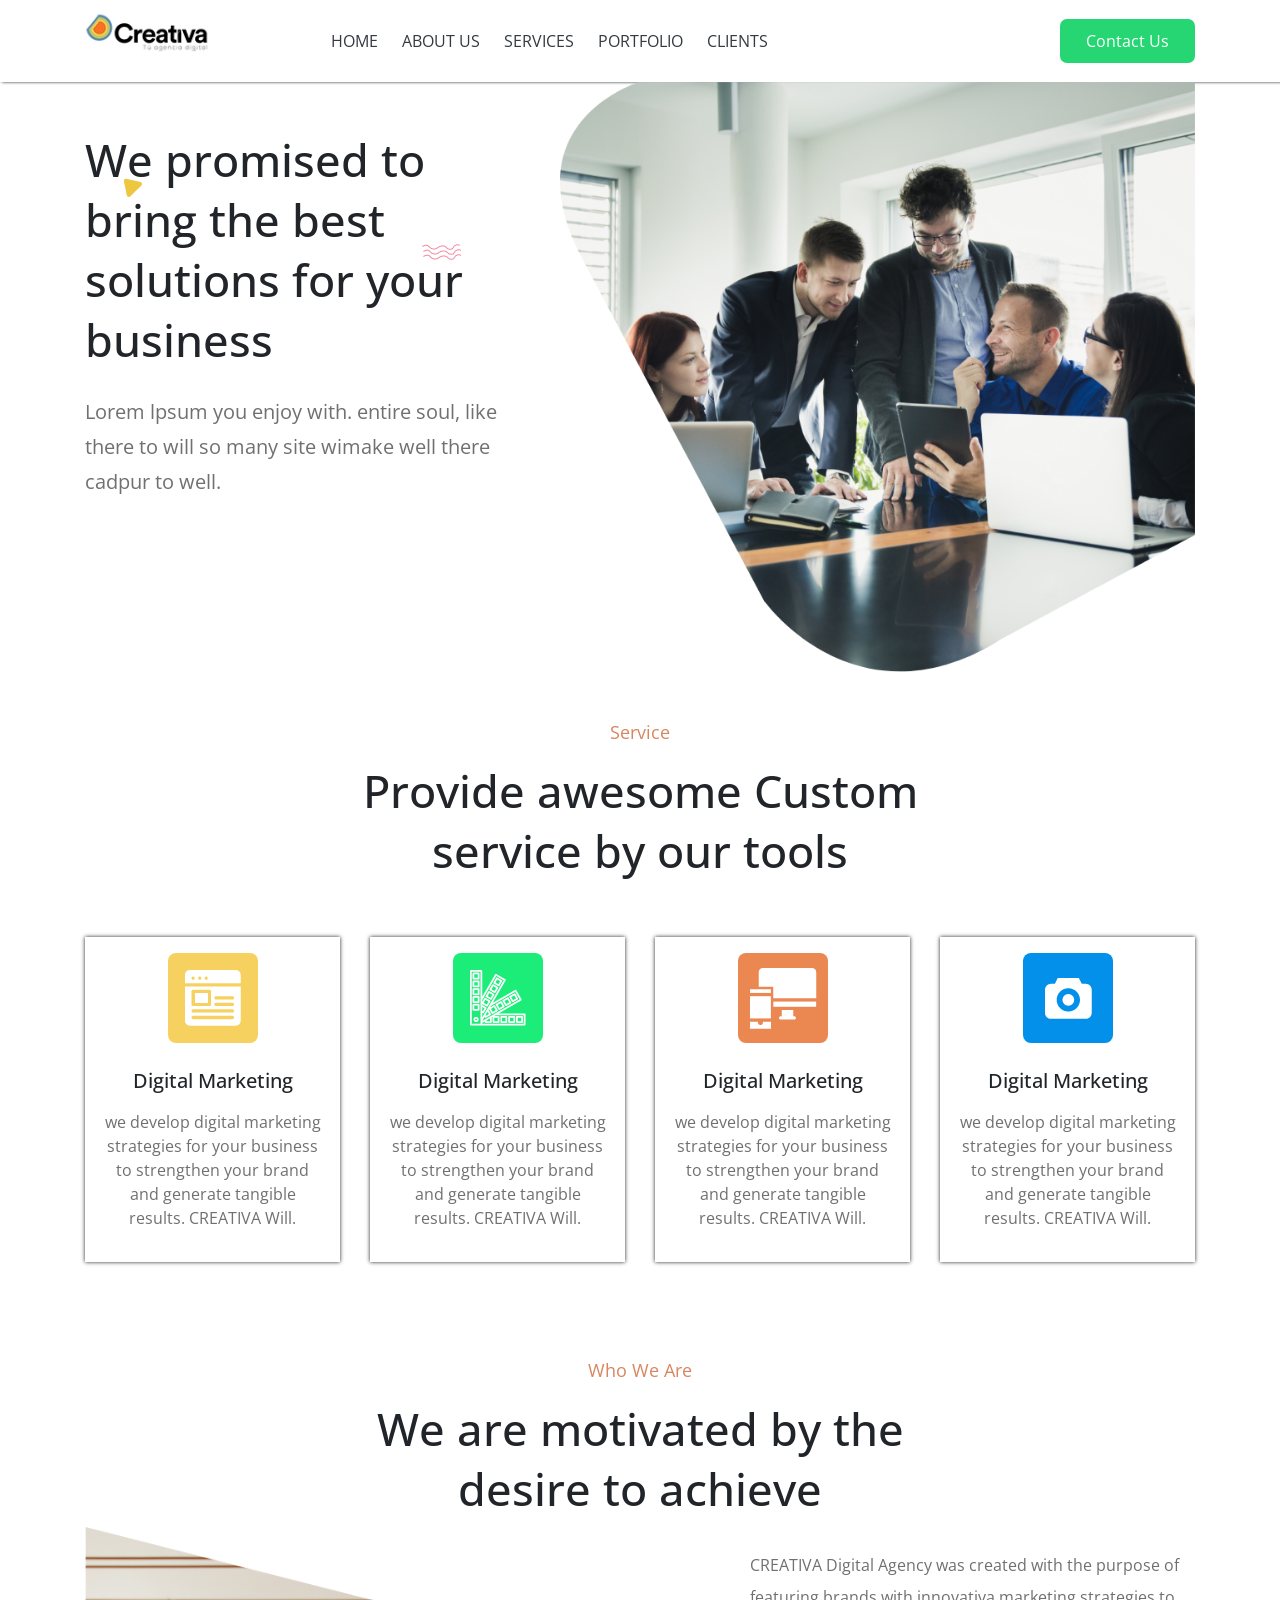
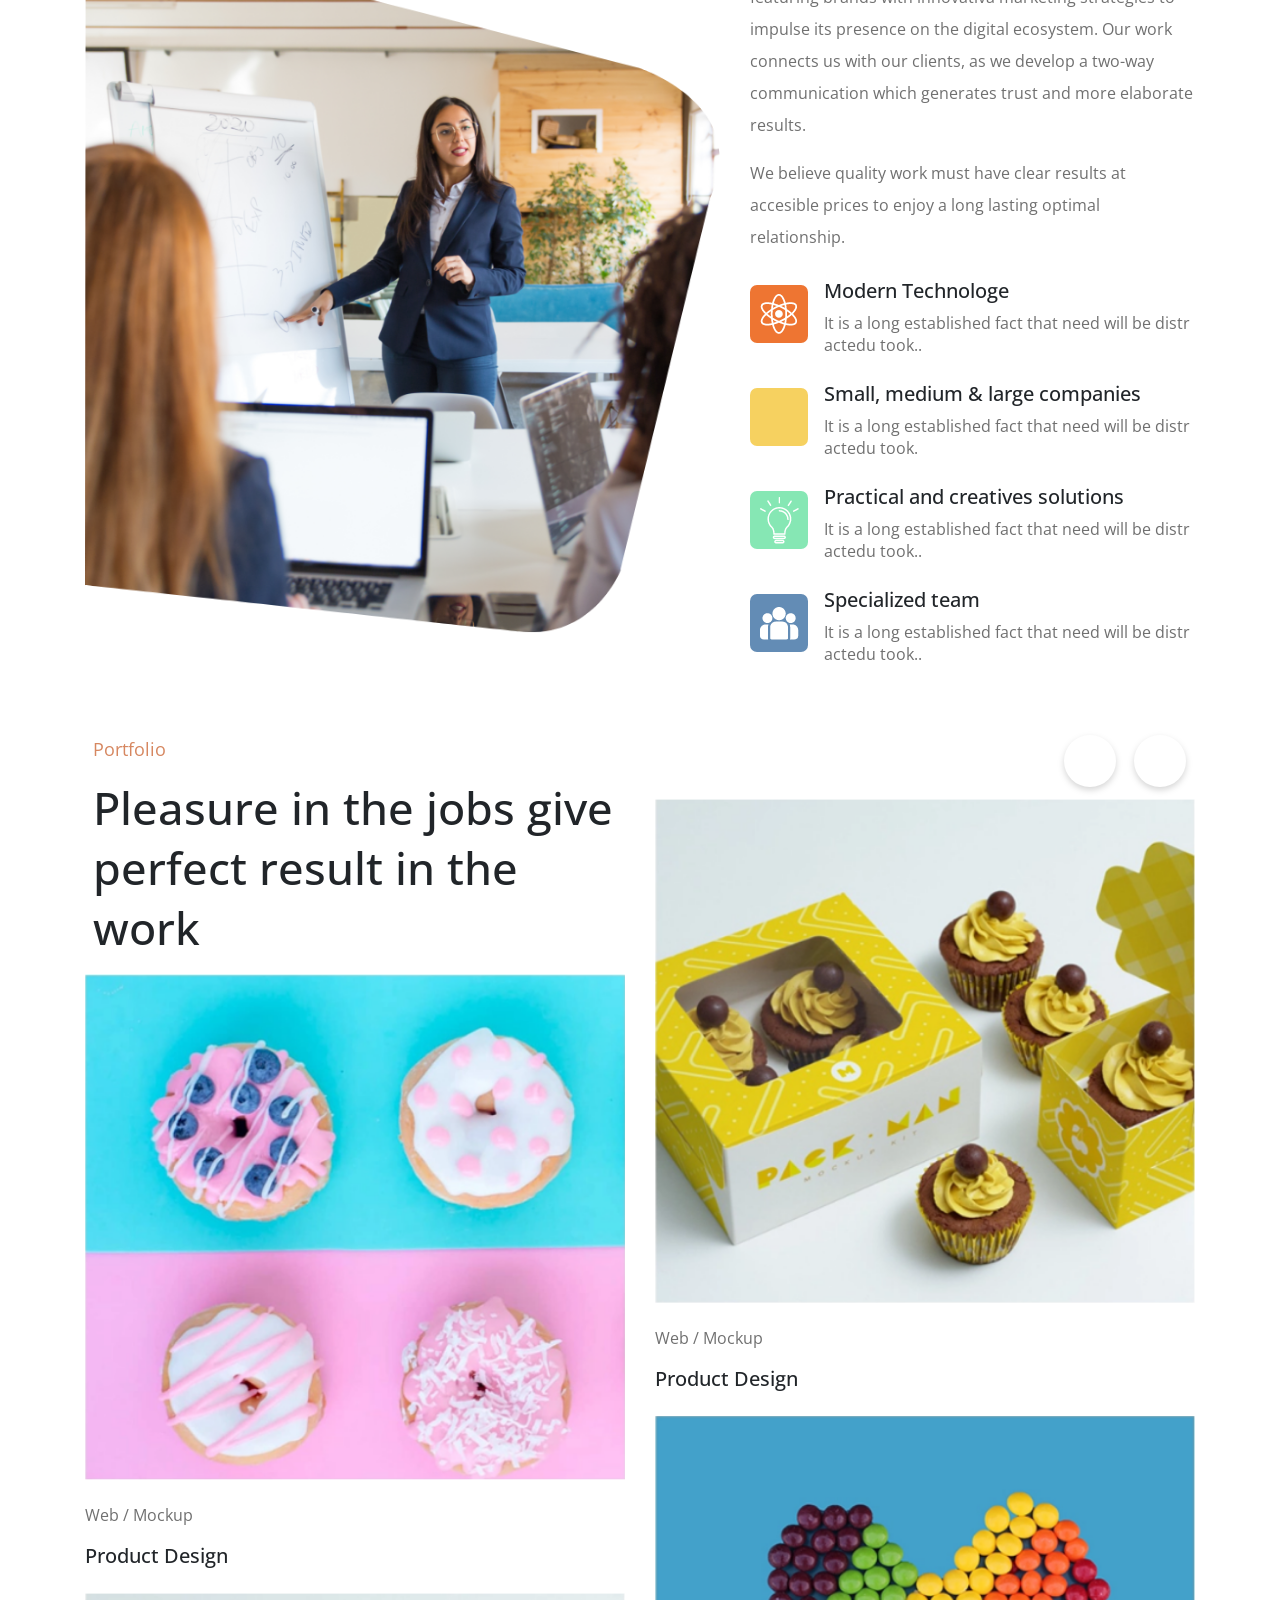
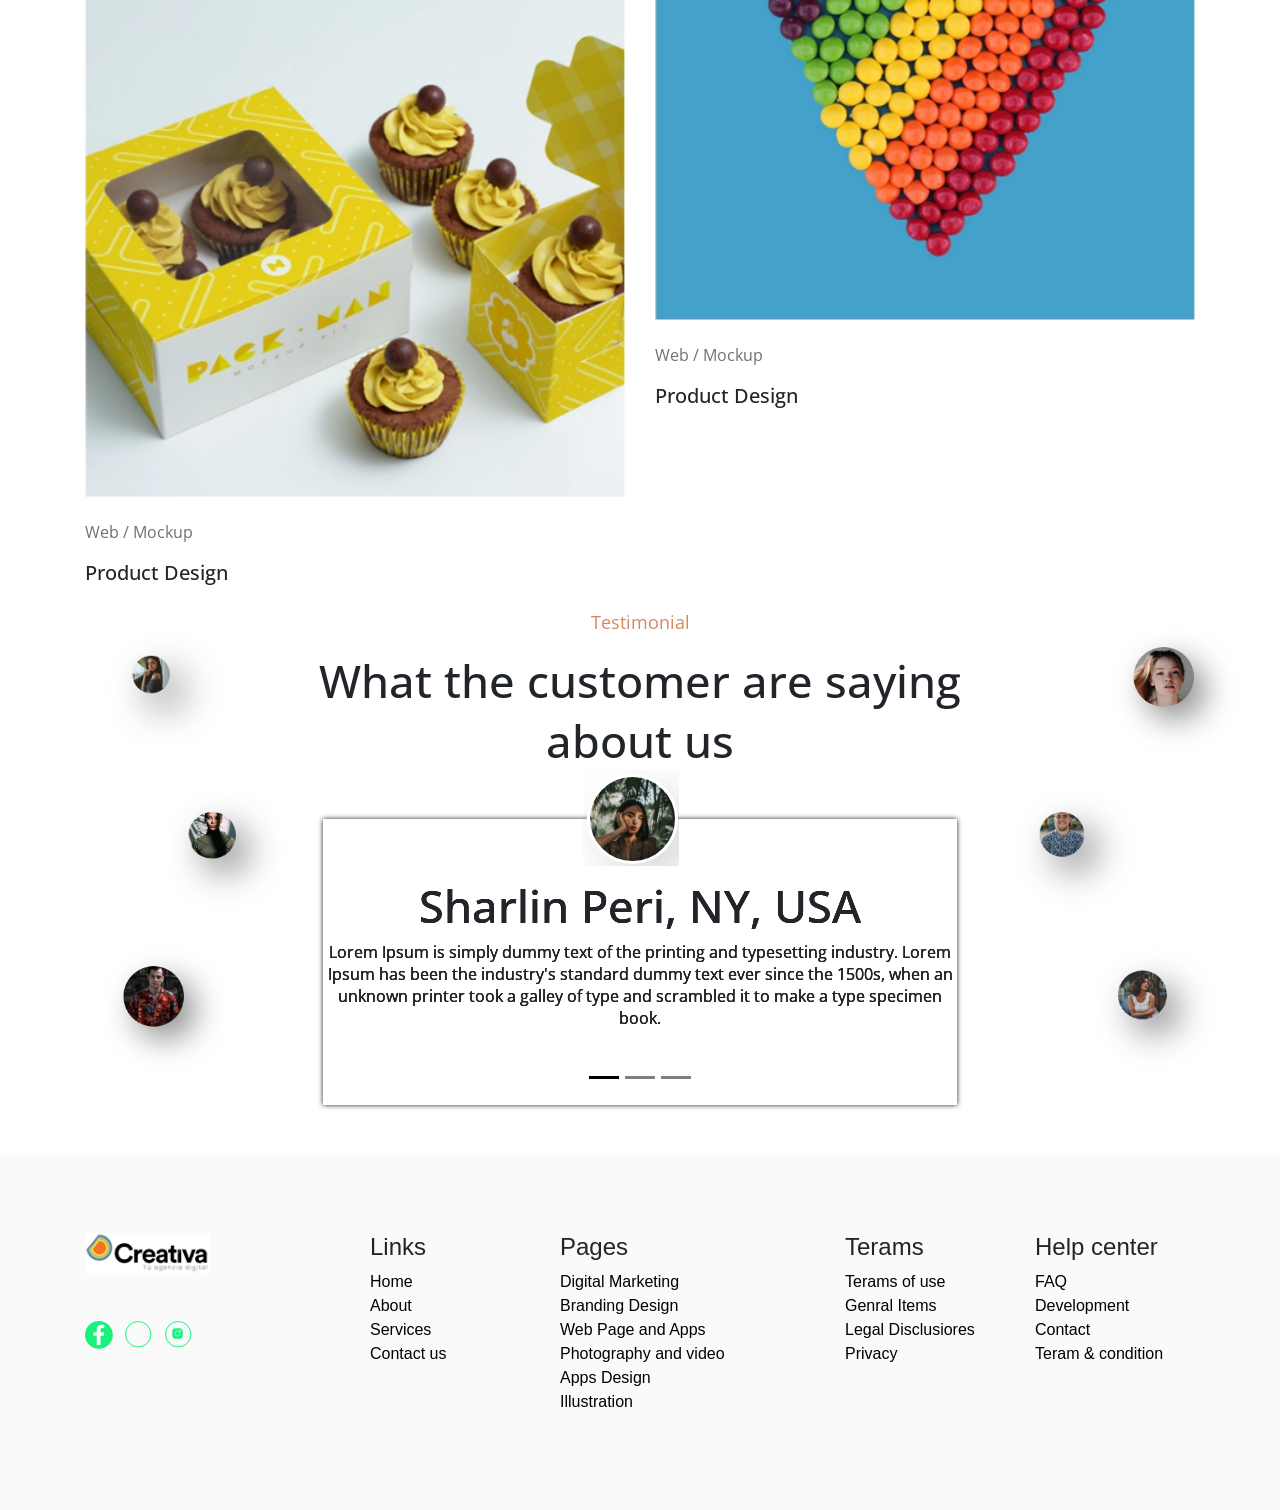
<file: Day13/Creativa/index.html>
<!DOCTYPE html>
<html lang="en">
<head>
  <title>Ajay</title>
  <meta charset="utf-8">
  <meta name="viewport" content="width=device-width, initial-scale=1">
  <link rel="stylesheet" href="https://maxcdn.bootstrapcdn.com/bootstrap/4.4.1/css/bootstrap.min.css">
  <link href="bootstrap-4.4.1-dist/css/style.css" rel="stylesheet">
  <script src="https://ajax.googleapis.com/ajax/libs/jquery/3.4.1/jquery.min.js"></script>
  <script src="https://cdnjs.cloudflare.com/ajax/libs/popper.js/1.16.0/umd/popper.min.js"></script>
  <script src="https://maxcdn.bootstrapcdn.com/bootstrap/4.4.1/js/bootstrap.min.js"></script>
  <link href="https://fonts.googleapis.com/css2?family=Open+Sans&display=swap" rel="stylesheet">
  <link rel="shortcut icon"
    href="https://external-content.duckduckgo.com/iu/?u=https%3A%2F%2Fwww.pngmart.com%2Ffiles%2F13%2FAvengers-A-Letter-Logo-Transparent-Background.png&f=1&nofb=1&ipt=1175922a70cca407816d7d66a7e0576eb1d2d3664b21c35c232c0d2d3e476afa&ipo=images"
    type="image/x-icon">
  <link href="https://fonts.googleapis.com/css2?family=Open+Sans:wght@700&display=swap" rel="stylesheet">
  <link href="https://fonts.googleapis.com/css2?family=Open+Sans:wght@600&display=swap" rel="stylesheet">

	<script>
		function sum(){
			alert("hii every one");
		}

	</script>
</head>
<body>
  <header>
	<nav class="navbar navbar-expand-sm">
		<div class="container">
			<a href="#" class="navbar-brand">
				<figure>
					<img class="img-fluid" src="img/Mask Group 137.png" width="124" height="40">
				</figure>
			</a>
			<button class="navbar-toggler" type="button" data-toggle="collapse" data-target="#collapsibleNavbar">
				<span class="navbar-toggler-icon"></span>
			</button>
			<div class="collapse navbar-collapse justify-content-center" id="collapsibleNavbar">
				<ul class="navbar-nav navul">
					<li class="nav-item mr-1 ml-1">
						<a class="nav-link text-dark" href="#">Home</a>
					</li>
					<li class="nav-item mr-1 ml-1">
						<a class="nav-link text-dark" href="#">About Us</a>
					</li>
					<li class="nav-item mr-1 ml-1">
						<a class="nav-link text-dark" href="#">Services</a>
					</li>
					<li class="nav-item mr-1 ml-1">
						<a class="nav-link text-dark" href="#">Portfolio</a>
					</li>
					<li class="nav-item mr-1 ml-1">
						<a class="nav-link text-dark" href="#">Clients</a>
					</li>
				</ul>
			</div>
			<div class="collapse navbar-collapse justify-content-end">
			<ul class="navbar-nav justify-content-end ulist">
				<li class="nav-item pr-3 pl-3">
					<a class="nav-link" onclick="sum()"  href="#">Contact Us</a>
				</li>
			</ul>
			</div>
		</div>
	</nav>
  </header>
  <section class="section1">
	  <div class="container">
			<div class="row">
				<div class="col-md-12 col-lg-5 col-sm-12">
					<div class="sec1 pt-5">
						<h1>We promised to bring the best solutions for your business</h1>
						<p class="mt-4">Lorem lpsum you enjoy with. entire soul, like there to will so many site wimake well there cadpur to well.</p>
					</div>
				</div>
				<div class="col-md-12 col-lg-7 col-sm-12">
					<div class="img">
						<img class="img-fluid" src="img/140975-OSX7O9-940.png">
					</div>
				</div>
			</div>
		</div>
  </section>
  <section class="section2 p-5">
	  <div class="container">
			<div class="samediv text-center">
				<p>Service</p>
				<h1>Provide awesome Custom <br>
			service by our tools</h1>
			</div>
			<div class="row">
				<div class="col-sm-12 col-lg-3 col-md-6 text-center mt-5">
					<div class="design p-3">
						<img class="img-fluid" src="img/fourdivimg.png">
						<h1 class="mt-4 mb-3">Digital Marketing</h1>
						<p>we develop digital marketing strategies for your business to strengthen your brand
						   and generate tangible results. CREATIVA Will.</p>
					</div>
				</div>
				<div class="col-sm-12 col-lg-3 col-md-6 mt-5 text-center">
					<div class="design p-3">
						<img class="img-fluid" src="img/Group 5744.png">
						<h1 class="mt-4 mb-3">Digital Marketing</h1>
						<p>we develop digital marketing strategies for your business to strengthen your brand
						   and generate tangible results. CREATIVA Will.</p>
					</div>
				</div>
				<div class="col-sm-12 col-lg-3 col-md-6 mt-5 text-center">
					<div class="design p-3">
						<img class="img-fluid" src="img/Group 5745.png">
						<h1 class="mt-4 mb-3">Digital Marketing</h1>
						<p>we develop digital marketing strategies for your business to strengthen your brand
						   and generate tangible results. CREATIVA Will.</p>
					</div>
				</div>
				<div class="col-sm-12 col-lg-3 col-md-6 mt-5 text-center">
					<div class="design p-3">
						<img class="img-fluid" src="img/Group 5746.png">
						<h1 class="mt-4 mb-3">Digital Marketing</h1>
						<p>we develop digital marketing strategies for your business to strengthen your brand
						   and generate tangible results. CREATIVA Will.</p>
					</div>
				</div>
			</div>
		</div>
  </section>
	<section class="section2 p-5">
		<div class="container">
			<div class="samediv text-center">
				<p>Who We Are</p>
				<h1>We are motivated by the <br>
					desire to achieve</h1>
			</div>
		<div class="row">
				<div class="col-sm-12 col-lg-7 col-md-12">
					<div class="forposition">
						<img src="img/3979.png" class="img-fluid"> 	
					</div>
				</div>
				<div class="col-sm-12 col-lg-5 col-md-12">
					<div class="creative">
						<p>CREATIVA Digital Agency was created with the purpose of featuring brands with innovativa marketing strategies to impulse its presence on the digital ecosystem. Our work connects us with our clients, as we develop a two-way communication which generates trust and more elaborate results.</p>
						<p>We believe quality work must have clear results at accesible prices to enjoy a long
							lasting optimal relationship.</p>
					</div>
					<div class="media pt-2">
						<img src="img/Group 5773.png" class=" mr-3 mt-2">
						<div class="media-body modren">
							<h4>Modern Technologe</h4>
							<p>It is a long established fact that need will be distr 
								actedu took..</p>      
						  </div>
					</div>
					<div class="media pt-2">
						<img src="img/Rectangle 468.png" class=" mr-3 mt-2">
						<div class="media-body modren">
							<h4>Small, medium & large companies</h4>
							<p>It is a long established fact that need will be distr 
								actedu took.</p>      
						  </div>
					</div>
					<div class="media pt-2">
						<img src="img/Group 5777.png" class=" mr-3 mt-2">
						<div class="media-body modren">
							<h4>Practical and creatives solutions</h4>
							<p>It is a long established fact that need will be distr 
								actedu took..</p>      
						  </div>
					</div>
					<div class="media pt-2">
						<img src="img/Group 5778.png" class=" mr-3 mt-2">
						<div class="media-body modren">
							<h4>Specialized team</h4>
							<p>It is a long established fact that need will be distr 
								actedu took..</p>      
						  </div>
					</div>
				</div>
		</div>
	</section>
	<section>
		<div class="container">
			<div class="row">
				<div class="col-sm-12 col-md-6 col-lg-6">
					<div class="samediv p-2">
						<p>Portfolio</p>
						<h1>Pleasure in the jobs 
							give perfect result 
							in the work</h1>
					</div>
					<img src="img/Mask Group 138.png" class="img-fluid">
					<div class="modren mt-4 mb-4">
						<p>Web / Mockup</p>
						<h4>Product Design</h4>
					</div>
					<img src="img/Mask Group 139.png" class="img-fluid">
					<div class="modren mt-4 mb-4">
						<p>Web / Mockup</p>
						<h4>Product Design</h4>
					</div>
				</div>
				<div class="col-sm-12 col-md-6 col-lg-6">
					<a href="#" class="float-right"><img src="img/Ellipse 892.png"></a>
					<a href="#" class="float-right"><img src="img/Ellipse 892.png"></a>
					<img src="img/Mask Group 139.png" class="img-fluid">
					<div class="modren mt-4 mb-4">
						<p>Web / Mockup</p>
						<h4>Product Design</h4>
					</div>
					<img src="img/Mask Group 141.png" class="img-fluid">
					<div class="modren mt-4 mb-4">
						<p>Web / Mockup</p>
						<h4>Product Design</h4>
					</div>
				</div>
			</div>
		</div>
	</section>
	<section>
		<div class="container">
			<div class="row">
				<div class="col-sm-2 col-md-2 col-xs-2">
					<div class="hide">
						<img src="img/Ellipse 893.png" class="img-fluid">
						<img src="img/Ellipse 894.png" class="img-fluid smalimg">
						<img src="img/Ellipse 895.png" class="img-fluid">
					</div>
				</div>
				<div class="col-md-12 col-sm-12 col-lg-8">
					<div class="samediv text-center">
						<p>Testimonial</p>
						<h1 class="forp">What the customer are 
							saying about us</h1>
					</div>
					<!-- carousal -->
					<div id="demo" class="carousel slide m-5" data-ride="carousel">
						<ul class="carousel-indicators">
							<li class="active" data-target="#demo" data-slide-to="0"></li>
							<li data-target="#demo" data-slide-to="1"></li>
							<li data-target="#demo" data-slide-to="2"></li>
						</ul>

						<div class="carousel-inner">
							<div class="carousel-item text-center active">
								<div class="carouseldesign text-center">
									<h1>Sharlin Peri, NY, USA</h1>
									<p>Lorem Ipsum is simply dummy text of the printing and typesetting industry. Lorem Ipsum has been the industry's standard dummy text ever since the 1500s, when an unknown printer took a galley of type and scrambled it to make a type specimen book.</p>
								</div>
							</div>
							<div class="carousel-item text-center active">
								<div class="carouseldesign text-center">
									<h1>Sharlin Peri, NY, USA</h1>
									<p>Lorem Ipsum is simply dummy text of the printing and typesetting industry. Lorem Ipsum has been the industry's standard dummy text ever since the 1500s, when an unknown printer took a galley of type and scrambled it to make a type specimen book.</p>
								</div>
							</div>
							<div class="carousel-item text-center active">
								<div class="carouseldesign text-center">
									<h1>Sharlin Peri, NY, USA</h1>
									<p>Lorem Ipsum is simply dummy text of the printing and typesetting industry. Lorem Ipsum has been the industry's standard dummy text ever since the 1500s, when an unknown printer took a galley of type and scrambled it to make a type specimen book.</p>
								</div>
							</div>
						</div>
						<div class="forimg">
							<img src="img/Ellipse 899.png" class="img-fluid">
						</div>
					</div>
				</div>
				<div class="col-sm-2 col-md-2 col-xs-2">
					<div class="hide">
						<!-- <img src="img/Group 5812.png" class="img-fluid"> -->
						<img src="img/Ellipse 896.png" class="img-fluid smalimg1" alt="boyimg">
						<img src="img/Ellipse 897.png" class="img-fluid img2" alt="boyimg">
						<img src="img/Ellipse 898.png" class="img-fluid img3" alt="boyimg">
					</div>
				</div>
			</div>
		</div>
	</section>
	<footer>
		<div class="container">
			<div class="row">
				<div class="col-lg-3 col-md-3 col-sm-4">
					<div class="forcenter">
						<img src="img/Mask Group 137.png" class="img-fluid">
						<ul class="list-unstyled mt-5 list-inline">
							<li class="list-inline-item">
								<a href="#"><img src="img/logotype.png" class="img-fluid"></a>
							</li>
							<li class="list-inline-item">
								<a href="#"><img src="img/Ellipse 361.png" class="img-fluid"></a>
							</li>
							<li class="list-inline-item">
								<a href="#"><img src="img/Group 5704.png" class="img-fluid"></a>
							</li>
						</ul>
					</div>
				</div>
				<div class="col-sm-4 col-lg-2 col-md-2">
					<div class="forcenter">
						<h4>Links</h4>
						<ul class="list-unstyled links">
							<li><a href="#">Home</a></li>
							<li><a href="#">About</a></li>
							<li><a href="#">Services</a></li>
							<li><a href="#">Contact us</a></li>
						</ul>
					</div>
				</div>
				<div class="col-sm-4 col-md-3 col-lg-3">
					<div class="forcenter">
						<h4>Pages</h4>
						<ul class="list-unstyled links">
							<li><a href="#">Digital Marketing</a></li>
							<li><a href="#">Branding Design</a></li>
							<li><a href="#">Web Page and Apps</a></li>
							<li><a href="#">Photography and video</a></li>
							<li><a href="#">Apps Design</a></li>
							<li><a href="#">Illustration</a></li>
						</ul>
					</div>
				</div>
				<div class="col-sm-6 col-md-2 col-lg-2">
					<div class="forcenter">
						<h4>Terams</h4>
						<ul class="list-unstyled links">
							<li><a href="#">Terams of use</a></li>
							<li><a href="#">Genral Items</a></li>
							<li><a href="#">Legal Disclusiores</a></li>
							<li><a href="#">Privacy</a></li>
						</ul>
					</div>
				</div>
				<div class="col-sm-6 col-md-2 col-lg-2">
					<div class="forcenter">
						<h4>Help center</h4>
						<ul class="list-unstyled links">
							<li><a href="#">FAQ</a></li>
							<li><a href="#">Development</a></li>
							<li><a href="#">Contact</a></li>
							<li><a href="#">Teram & condition</a></li>
						</ul>
					</div>
				</div>
			</div>
		</div>
	</footer>
</body>
</html>
</file>
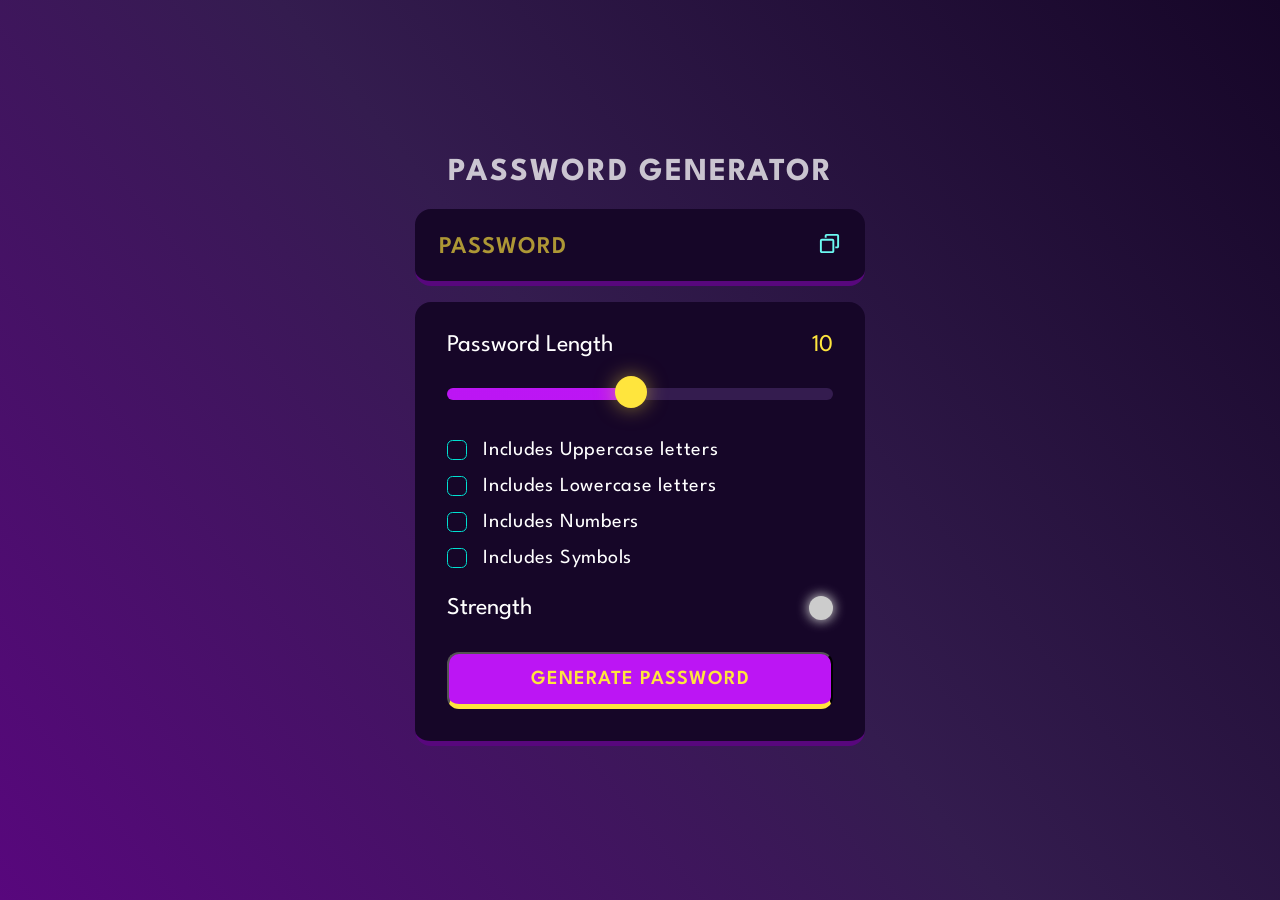
<file: Day15/Password-Genrator/index.html>
<!DOCTYPE html>
<html lang="en">
<head>
    <meta charset="UTF-8">
    <meta http-equiv="X-UA-Compatible" content="IE=edge">
    <meta name="viewport" content="width=device-width, initial-scale=1.0">
    <title>Document</title>
    <link rel="shortcut icon"
    href="https://external-content.duckduckgo.com/iu/?u=https%3A%2F%2Fwww.pngmart.com%2Ffiles%2F13%2FAvengers-A-Letter-Logo-Transparent-Background.png&f=1&nofb=1&ipt=1175922a70cca407816d7d66a7e0576eb1d2d3664b21c35c232c0d2d3e476afa&ipo=images"
    type="image/x-icon">
    <link rel="preconnect" href="https://fonts.googleapis.com" />
    <link rel="preconnect" href="https://fonts.gstatic.com" crossorigin />
    <link
      href="https://fonts.googleapis.com/css2?family=League+Spartan:wght@100;200;300;400;600&display=swap"
      rel="stylesheet"
    />
    <link rel="stylesheet" href="styles.css">
    
</head>
<body>
    
    <div class="container">

        <h1>Password Generator</h1>

        <div class="display-container">

            <input readonly placeholder="Password" class="display" data-passwordDisplay>

            <button class="copyBtn" data-copy>
                <span class="tooltip" data-copyMsg></span>
                <img src="./assets/copy.svg" alt="copy" width="23" height="23">
            </button>

        </div>


        <div class="input-container">

            <!--password length section-->
            <div class="length-container">
                <p>Password Length</p>
                <p data-lengthNumber>0</p>
            </div>
            
            <!--slider-->
            <input type="range" min="1" max="20" class="slider" step="1" data-lengthSlider>

            <!-- checkboxes-->
            <div class="check">
                <input type="checkbox" id="uppercase">
                <label for="uppercase">Includes Uppercase letters</label>
            </div>

            <div class="check">
                <input type="checkbox" id="lowercase">
                <label for="lowercase">Includes Lowercase letters</label>
            </div>

            <div class="check">
                <input type="checkbox" id="numbers">
                <label for="numbers">Includes Numbers </label>
            </div>

            <div class="check">
                <input type="checkbox" id="symbols">
                <label for="symbols">Includes Symbols </label>
            </div>

            <!-- strength section-->
            <div class="strength-container">
                <p>Strength</p>
                <div class="indicator" data-indicator></div>
            </div>

            <!-- generate password-->
            <button class="generateButton">Generate Password</button>

        </div>

    </div>
    <script src="script.js"></script>
</body>
</html>
</file>
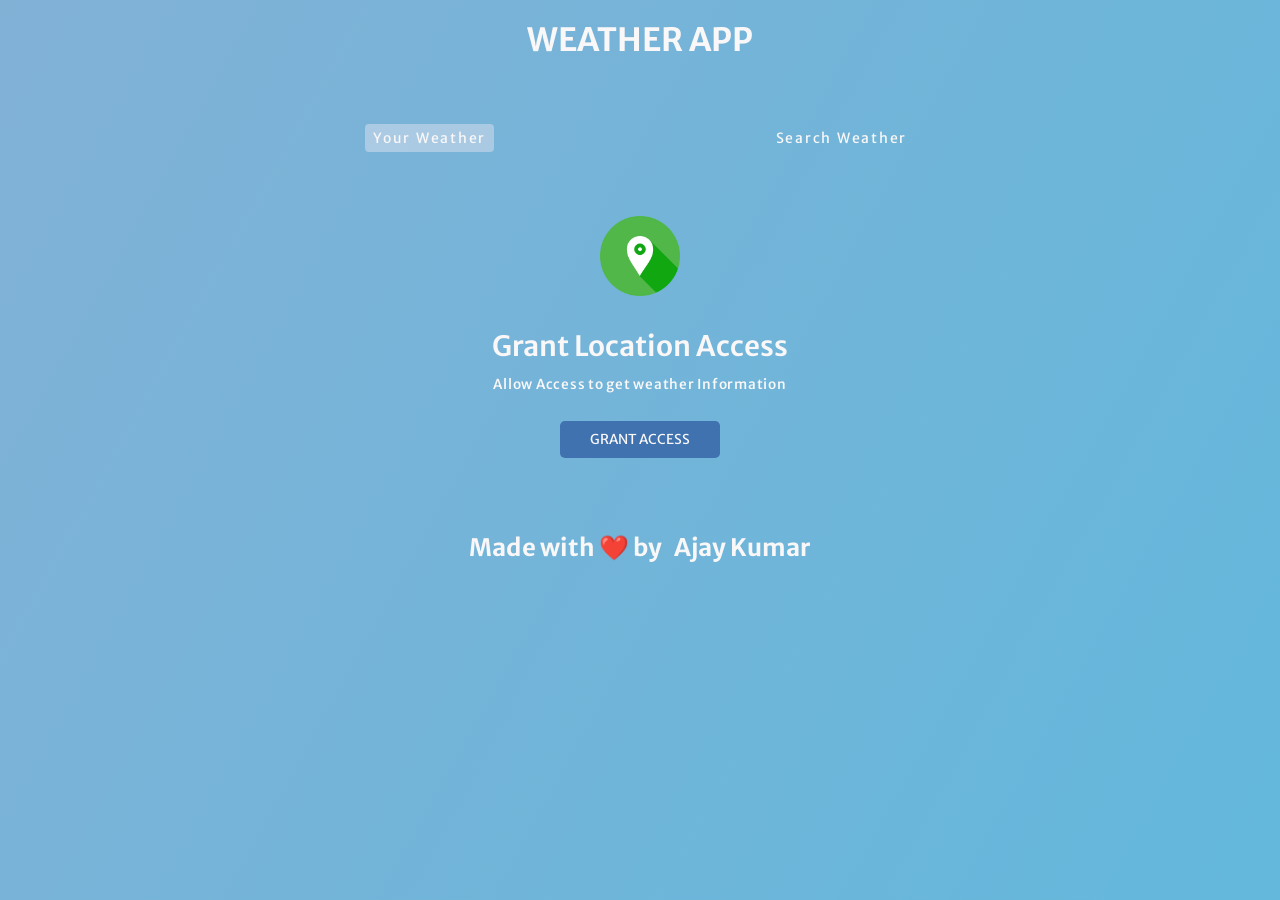
<file: Day16/Weather App/index.html>
<!DOCTYPE html>
<html lang="en">

<head>
    <meta charset="UTF-8">
    <meta http-equiv="X-UA-Compatible" content="IE=edge">
    <meta name="viewport" content="width=device-width, initial-scale=1.0">
    <title>Weather App</title>
    <link rel="shortcut icon" href="assets/fevicon.png" type="image/x-icon">
    <link rel="preconnect" href="https://fonts.googleapis.com" />
    <link rel="preconnect" href="https://fonts.gstatic.com" crossorigin />
    <link href="https://fonts.googleapis.com/css2?family=Merriweather+Sans:wght@300;400;500;600;700&display=swap"
        rel="stylesheet" />
    <link rel="stylesheet" href="styles.css">
</head>

<body>

    <div class="wrapper">

        <h1>Weather App</h1>

        <div class="tab-container">
            <p class="tab" data-userWeather>Your Weather</p>
            <p class="tab" data-searchWeather>Search Weather</p>
        </div>

        <div class="weather-container">

            <!-- grant location container-->
            <div class="sub-container grant-location-container">
                <img src="./assets/location.png" width="80" height="80" loading="lazy">
                <p>Grant Location Access</p>
                <p>Allow Access to get weather Information</p>
                <button class="btn" data-grantAccess>Grant Access</button>
            </div>

            <!-- search form -> form-container-->
            <form class="form-container" data-searchForm>
                <input placeholder="Search for City..." data-searchInput>
                <button class="btn" type="submit">
                    <img src="./assets/search.png" width="20" height="20" loading="lazy">
                </button>
            </form>

            <!--- loading screen container -->
            <div class="sub-container loading-container">
                <img src="./assets/loading.gif" width="150" height="150">
                <p>Loading</p>
            </div>

            <!-- show weather info -->
            <div class="sub-container user-info-container">

                <!--city name and Flag-->
                <div class="name">
                    <p data-cityName></p>
                    <img data-countryIcon>
                </div>

                <!-- weather descriptuion-->
                <p data-weatherDesc></p>
                <!--weather Icon-->
                <img data-weatherIcon>
                <!--temperature-->
                <p data-temp></p>

                <!--3 cards - parameters-->
                <div class="parameter-container">

                    <!--card 1-->
                    <div class="parameter">
                        <img src="./assets/wind.png">
                        <p>windspeed</p>
                        <p data-windspeed></p>
                    </div>

                    <!--card 2-->
                    <div class="parameter">
                        <img src="./assets/humidity.png">
                        <p>humidity</p>
                        <p data-humidity></p>
                    </div>

                    <!--card 3-->
                    <div class="parameter">
                        <img src="./assets/cloud.png">
                        <p>Clouds</p>
                        <p data-cloudiness></p>
                    </div>
                </div>
            </div>
            <div class="sub-container error-container">
                <img src="./assets/not-found.png" alt="" width="150" height="150">
                <p>City Not Found</p>
            </div>
        </div>
        <section id="footer">
              <h2>Made with ❤️ by &nbsp; Ajay Kumar </h2>
          </section>
    </div>
    <script src="script.js"></script>
</body>

</html>
</file>
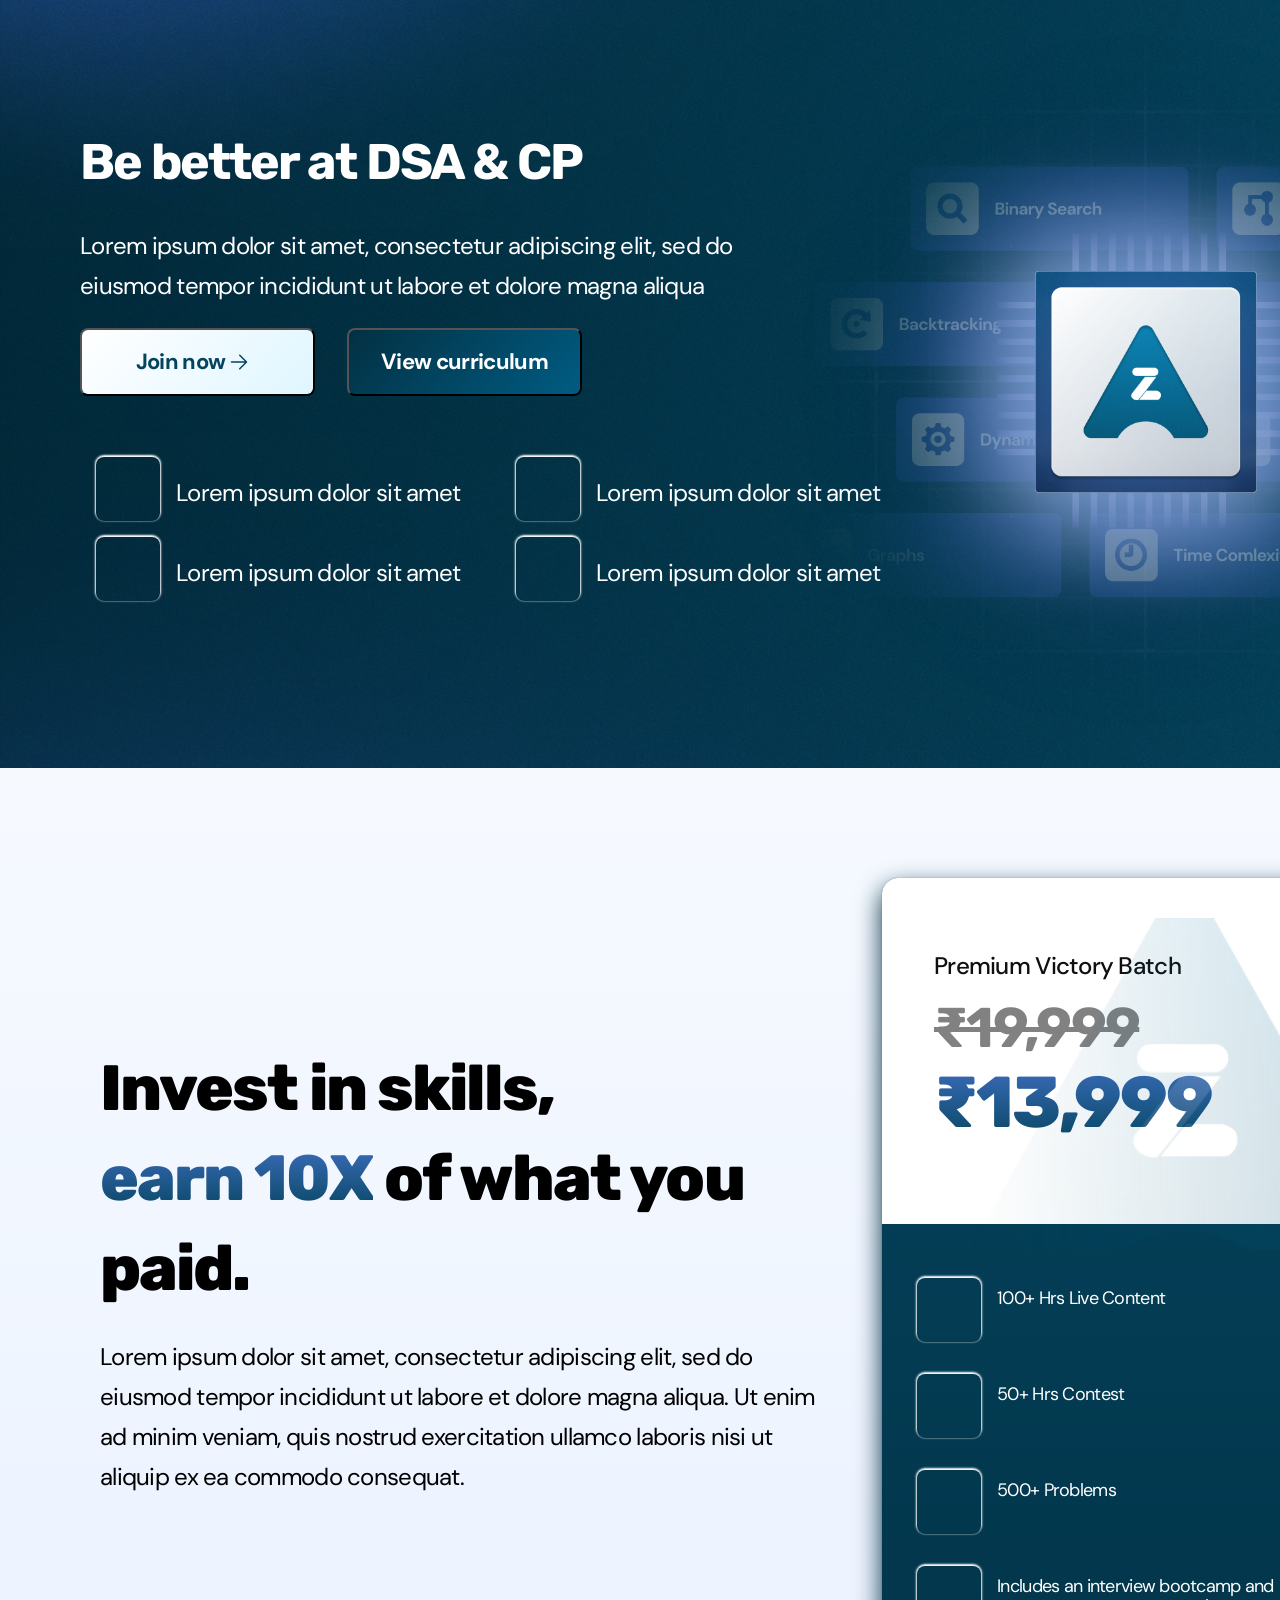
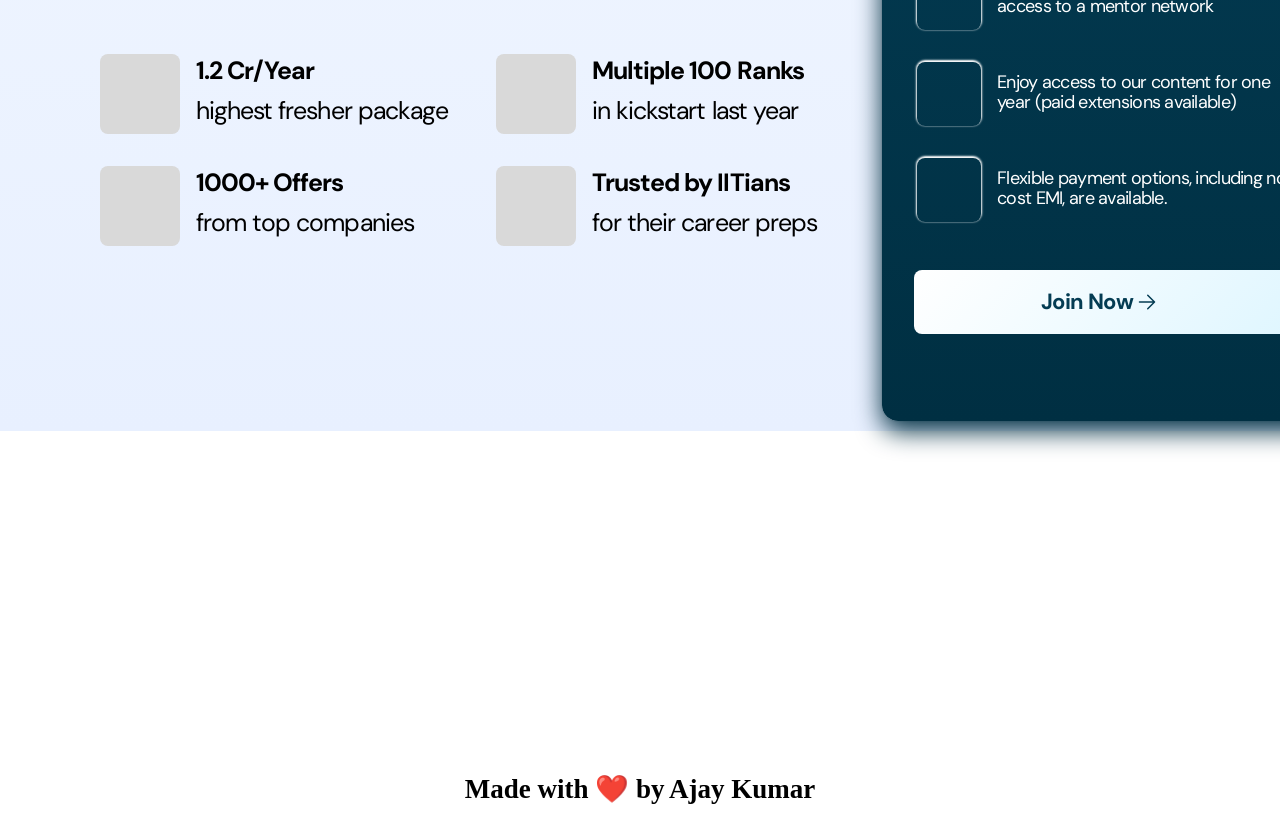
<file: Day3/Algozenith/index.html>
<!DOCTYPE html>
<html lang="en">
    <head>
        <meta charset="UTF-8">
        <meta name="viewport" content="width=device-width, initial-scale=1.0">
        <title>Document</title>
        <link rel="shortcut icon"
    href="https://external-content.duckduckgo.com/iu/?u=https%3A%2F%2Fwww.pngmart.com%2Ffiles%2F13%2FAvengers-A-Letter-Logo-Transparent-Background.png&f=1&nofb=1&ipt=1175922a70cca407816d7d66a7e0576eb1d2d3664b21c35c232c0d2d3e476afa&ipo=images"
    type="image/x-icon">
        <link rel="stylesheet" href="res5.css">
        <link rel="preconnect" href="https://fonts.googleapis.com">
        <link rel="preconnect" href="https://fonts.gstatic.com" crossorigin>
        <link href="https://fonts.googleapis.com/css2?family=Rubik:wght@700&display=swap" rel="stylesheet">
        <link href="https://fonts.googleapis.com/css2?family=DM+Sans&display=swap" rel="stylesheet">


    </head>
    <body>
        <div class="upper-div">
            <div class="text-div">
                <div class="ins-text-div">
                    <h1 class="top-h1">Be better at DSA & CP</h1>
                    <p class="lor-para">Lorem ipsum dolor sit amet, consectetur adipiscing elit, sed do eiusmod tempor incididunt ut labore et dolore magna aliqua</p>
                    <div class="join-button">
                        <button class="join">Join now
                            <svg class="arrow" xmlns="http://www.w3.org/2000/svg" height="1.5rem" width="2.5rem" viewbox="0 0 24 24" fill="currentColor" class="w-6 h-6">
                                <path fill-rule="evenodd" d="M3.75 12a.75.75 0 01.75-.75h13.19l-5.47-5.47a.75.75 0 011.06-1.06l6.75 6.75a.75.75 0 010 1.06l-6.75 6.75a.75.75 0 11-1.06-1.06l5.47-5.47H4.5a.75.75 0 01-.75-.75z" clip-rule="evenodd"/>
                            </svg>
                        </button>
                        <button class="join2">View curriculum</button>
                    </div>
                    <div class="four-buttons-div">
                        <div class="left-two">
                            <div class="small-para">
                                <div class="small-box"></div>
                                <div class="small-para-div">
                                    <p>Lorem ipsum dolor sit amet</p>
                                </div>
                            </div>
                            <div class="small-para">
                                <div class="small-box"></div>
                                <div class="small-para-div">
                                    <p>Lorem ipsum dolor sit amet</p>
                                </div>
                            </div>
                        </div>
                        <div class="right-two">
                            <div class="small-para">
                                <div class="small-box"></div>
                                <div class="small-para-div">
                                    <p>Lorem ipsum dolor sit amet</p>
                                </div>
                            </div>
                            <div class="small-para">
                                <div class="small-box"></div>
                                <div class="small-para-div">
                                    <p>Lorem ipsum dolor sit amet</p>
                                </div>
                            </div>
                        </div>
                    </div>
                </div>
            </div>
            <div class="img-div">
                <img class="a-img" src="Group 271.png" alt="groupu271"/>
            </div>
        </div>
        <div class="lower-div">
            <div class="text-sec-div">
                <div class="text-inside">
                    <div class="X-text">
                        Invest in skills,<br/><a class="earn">earn 10X</a>
                        of what you paid.
                    </div>
                    <div class="lor-text-2">
                        <p>Lorem ipsum dolor sit amet, consectetur adipiscing elit, sed do eiusmod tempor incididunt ut labore et dolore magna aliqua. Ut enim ad minim veniam, quis nostrud exercitation ullamco laboris nisi ut aliquip ex ea commodo consequat.</p>
                    </div>
                    <div class="four-box-more">
                        <div class="four-left-div">
                            <div class="four-left-div-flex">
                                <div class="four-box-small"></div>
                                <p>
                                    <a class="one-point">1.2 Cr/Year
                                    </a><br/>
                                    highest fresher package</p>
                            </div>
                            <div class="four-left-div-flex">
                                <div class="four-box-small"></div>
                                <p>
                                    <a class="one-point">1000+ Offers</a><br/>
                                    from top companies</p>
                            </div>
                        </div>
                        <div class="four-right-div">
                            <div class="four-left-div-flex">
                                <div class="four-box-small"></div>
                                <p>
                                    <a class="one-point">Multiple 100 Ranks
                                    </a><br/>
                                    in kickstart last year</p>
                            </div>
                            <div class="four-left-div-flex">
                                <div class="four-box-small"></div>
                                <p>
                                    <a class="one-point">Trusted by IITians</a><br/>
                                    for their career preps</p>
                            </div>
                        </div>
                    </div>
                </div>
            </div>
            <div class="pricing-div">
                <div class="premium-vict-batch">
                    <div class="premi-top">
                        <img src="Frame 215.png" alt=""/>
                        <div class="amount">
                            <p>Premium Victory Batch</p>
                            <h2 class="ninteen">₹19,999</h2>
                            <h2 class="thrteen">₹13,999</h2>
                        </div>
                    </div>
                    <div class="below-pricing-div">
                        <div class="small-para below">
                            <div class="small-box"></div>
                            <div class="new-small-box">
                                <p class="new-check-para">100+ Hrs Live Content</p>
                            </div>
                        </div>
                        <div class="small-para below">
                            <div class="small-box"></div>
                            <div class="new-small-box">
                                <p class="new-check-para">50+ Hrs Contest</p>
                            </div>
                        </div>
                        <div class="small-para below">
                            <div class="small-box"></div>
                            <div class="new-small-box">
                                <p class="new-check-para">500+ Problems</p>
                            </div>
                        </div>
                        <div class="small-para below">
                            <div class="small-box"></div>
                            <div class="new-small-box">
                                <p class="new-check-para">Includes an interview bootcamp and access to a mentor network</p>
                            </div>
                        </div>
                        <div class="small-para below">
                            <div class="small-box"></div>
                            <div class="new-small-box">
                                <p class="new-check-para">Enjoy access to our content for one year (paid extensions available)</p>
                            </div>
                        </div>
                        <div class="small-para below">
                            <div class="small-box"></div>
                            <div class="new-small-box">
                                <p class="new-check-para">Flexible payment options, including no-cost EMI, are available.</p>
                            </div>
                        </div>
                    </div>
                    <div class="but-below">Join Now <svg class="arrow" xmlns="http://www.w3.org/2000/svg" height="1.5rem" width="2.5rem" viewbox="0 0 24 24" fill="currentColor" class="w-6 h-6">
                        <path fill-rule="evenodd" d="M3.75 12a.75.75 0 01.75-.75h13.19l-5.47-5.47a.75.75 0 011.06-1.06l6.75 6.75a.75.75 0 010 1.06l-6.75 6.75a.75.75 0 11-1.06-1.06l5.47-5.47H4.5a.75.75 0 01-.75-.75z" clip-rule="evenodd"/>
                    </svg></div>
                </div>
            </div>
        </div>
        <!-- Footer -->
  <section id="footer">
    <div class="footer container">
      <h2>Made with ❤️ by  </h2> &nbsp;
      <div class="brand">
        <h1><span> A</span>jay <span>K</span>umar</h1>
      </div>

    </div>
  </section>
  <!-- End Footer -->
    </body>
</html>
</file>
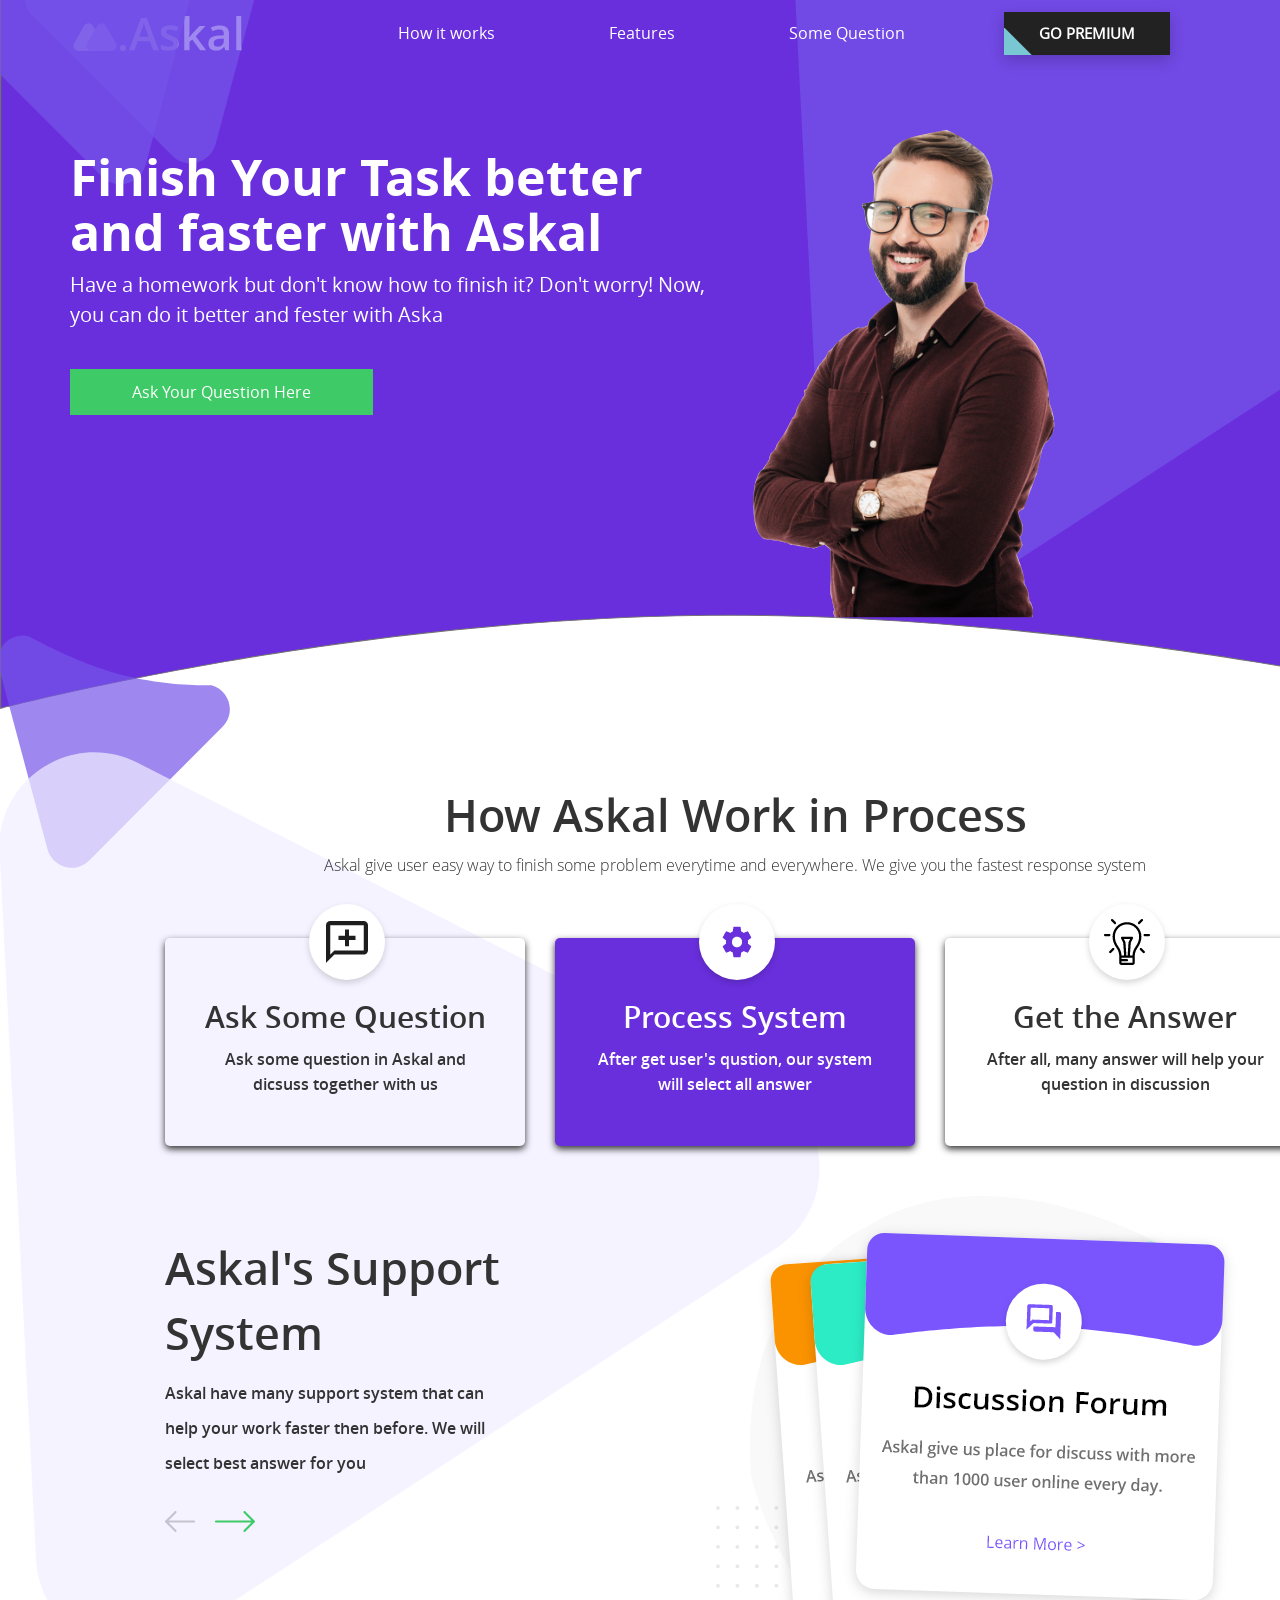
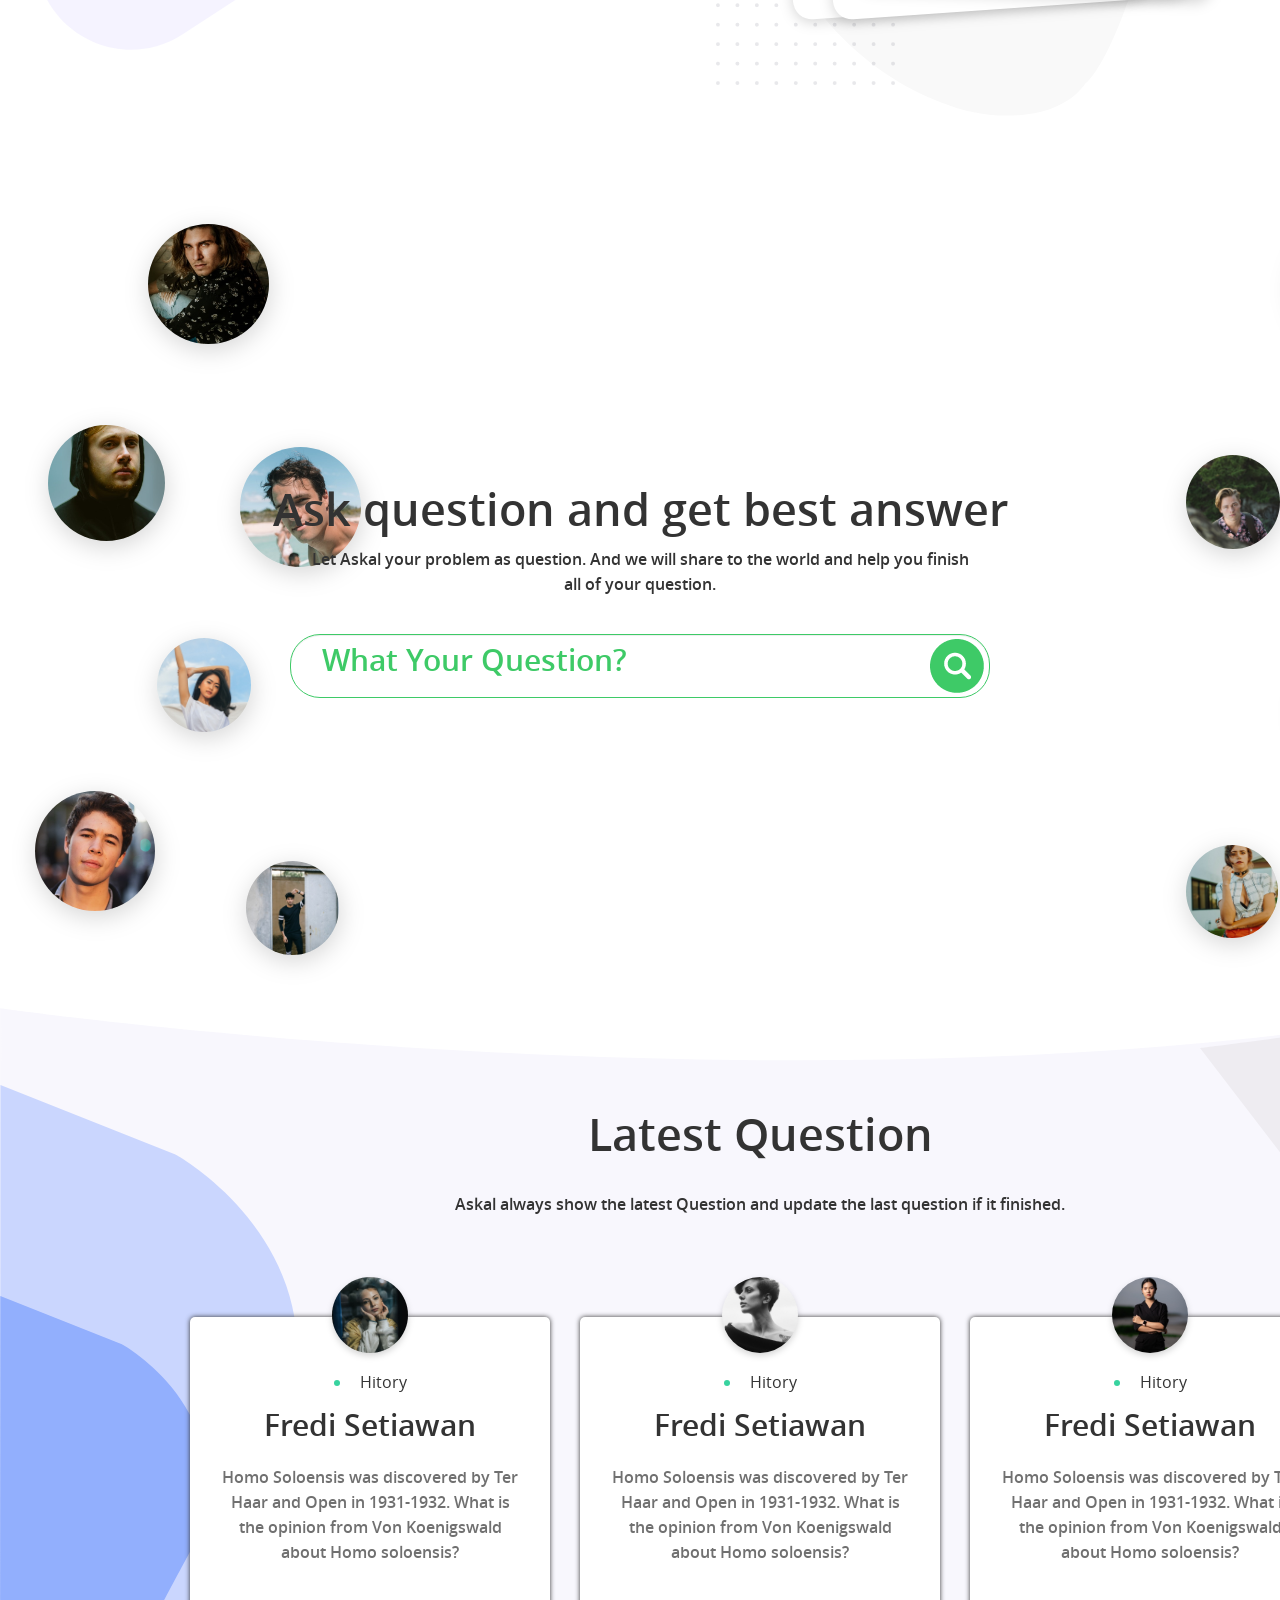
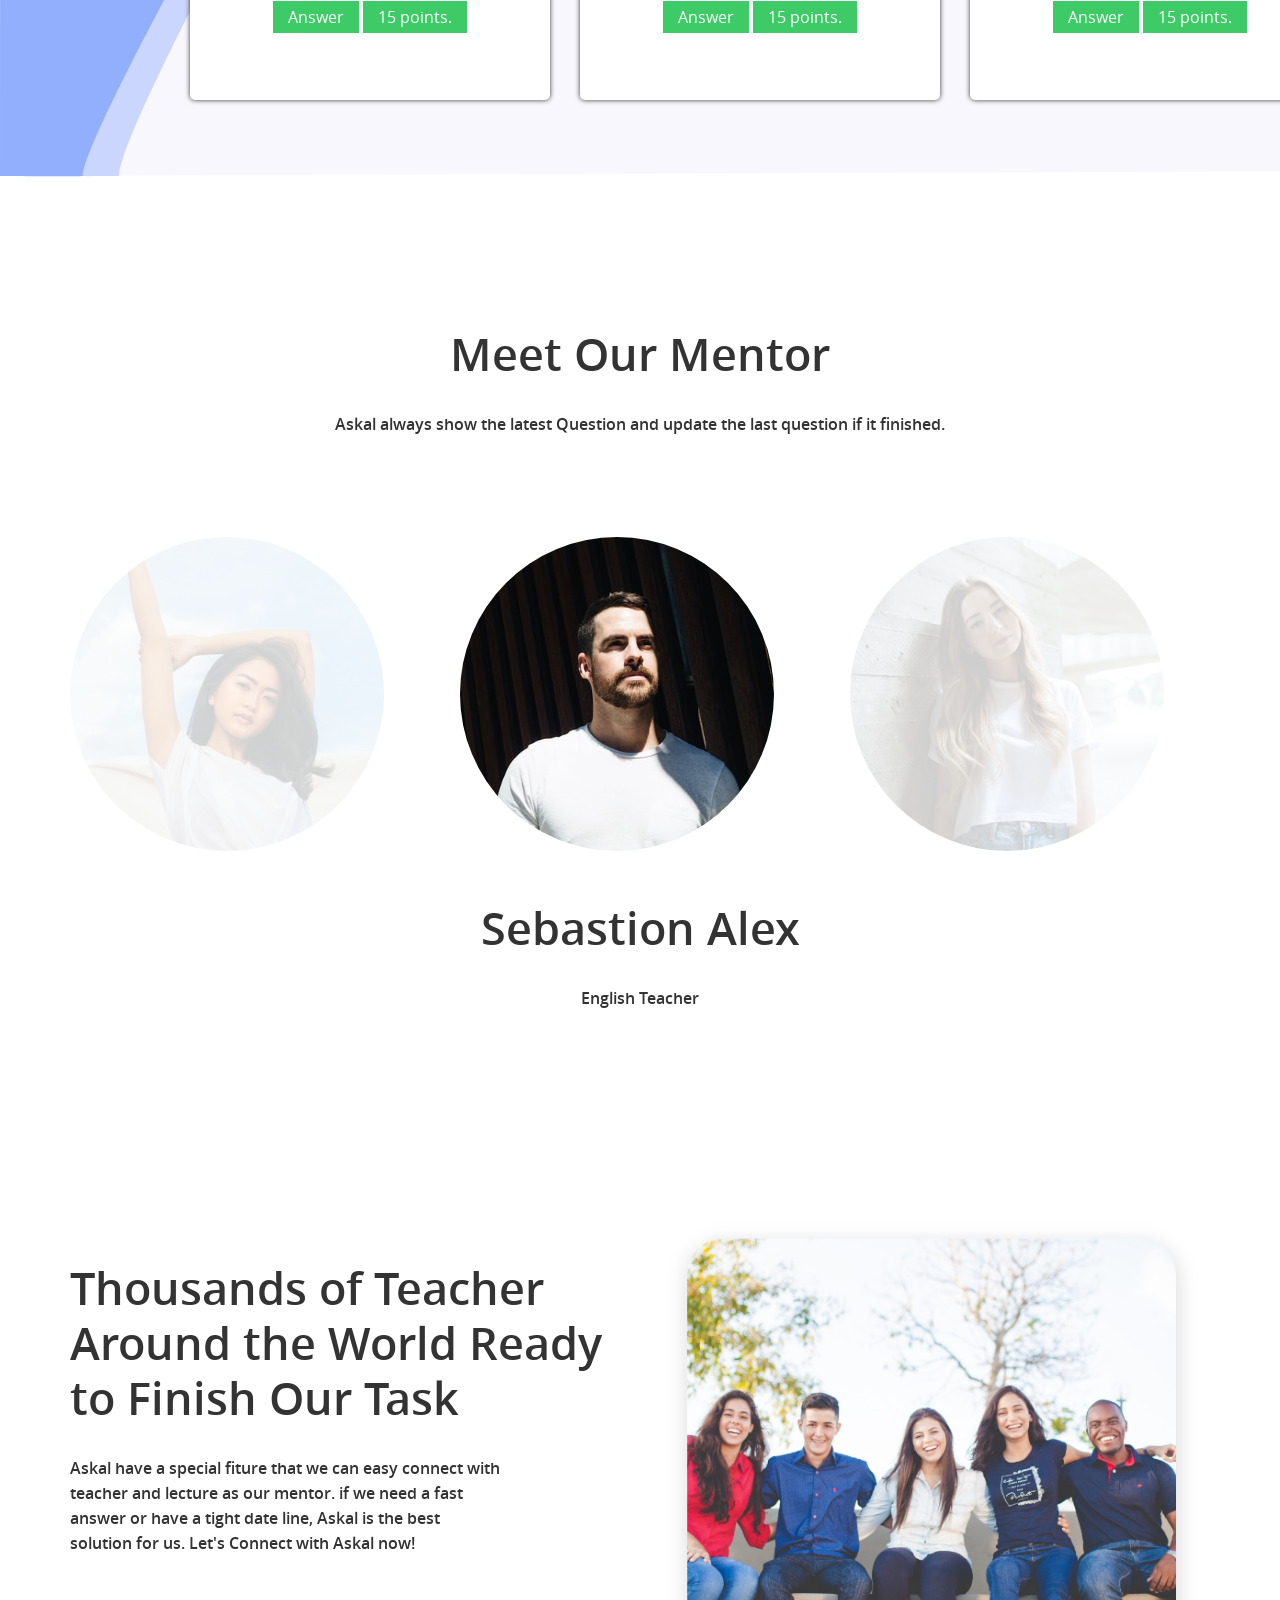
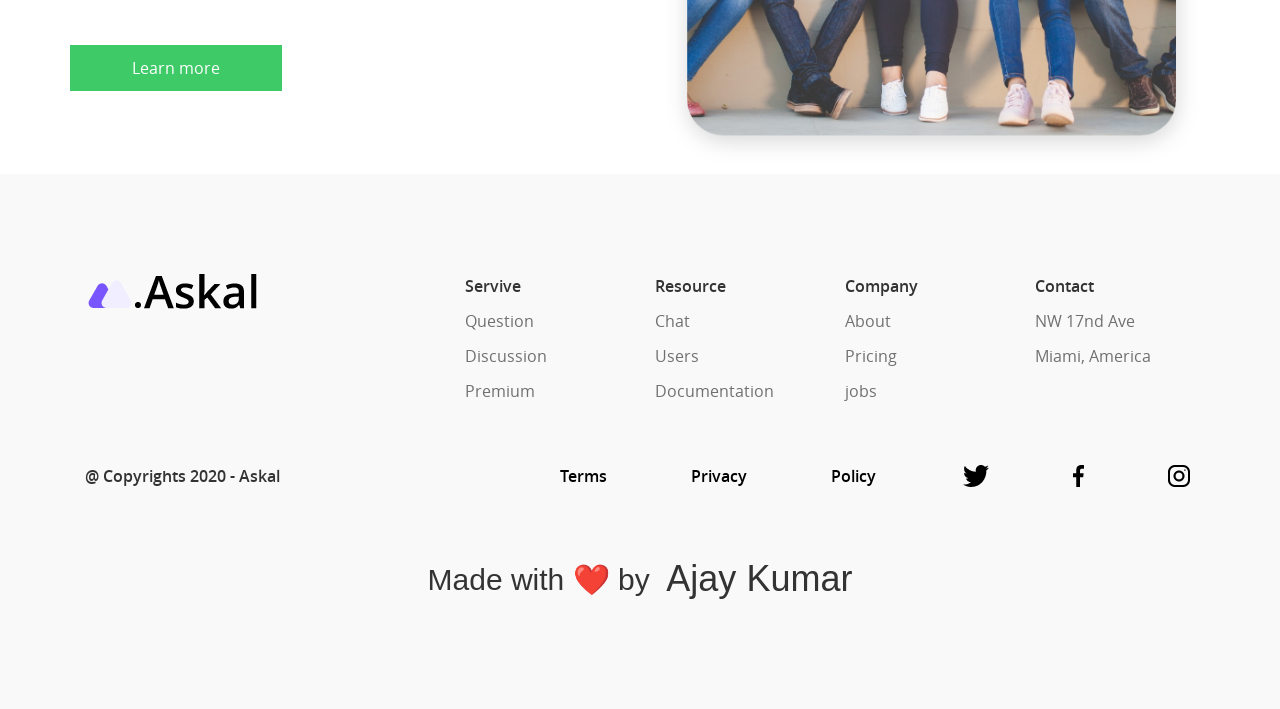
<file: Day5/Askal/index.html>
<!DOCTYPE html>
<html lang="en">
  <head>
    <meta charset="utf-8">
    <meta http-equiv="X-UA-Compatible" content="IE=edge">
    <meta name="viewport" content="width=device-width, initial-scale=1">
    <title>Ajay Kumar</title>
	<link rel="shortcut icon"
    href="https://external-content.duckduckgo.com/iu/?u=https%3A%2F%2Fwww.pngmart.com%2Ffiles%2F13%2FAvengers-A-Letter-Logo-Transparent-Background.png&f=1&nofb=1&ipt=1175922a70cca407816d7d66a7e0576eb1d2d3664b21c35c232c0d2d3e476afa&ipo=images"
    type="image/x-icon">

    <!-- Bootstrap -->
    <link href="css/bootstrap.min.css" rel="stylesheet">
	<link href="css/style.css" rel="stylesheet">

    <!-- HTML5 shim and Respond.js for IE8 support of HTML5 elements and media queries -->
    <!-- WARNING: Respond.js doesn't work if you view the page via file:// -->
    <!--[if lt IE 9]>
      <script src="https://oss.maxcdn.com/html5shiv/3.7.2/html5shiv.min.js"></script>
      <script src="https://oss.maxcdn.com/respond/1.4.2/respond.min.js"></script>
    <![endif]-->
  </head>
  <body>
    <header>
		<nav class="navbar">
		  <div class="container">
			<div class="navbar-header">
			  <a class="navbar-brand" href="#">
				<figure>
					<img class="img-responsive" src="img/Group 4822.png" width="172" height="35">
				</figure>
			  </a>
			</div>
			<ul class="list-inline text-right ullist">
			  <li class="active"><a href="#">How it works</a></li>
			  <li><a href="#">Features</a></li>
			  <li><a href="#">Some Question</a></li>
			  <li><a href="#"><span>Go Premium</span></a></li>
			</ul>
		  </div>
		</nav>
	</header>
	<section class="section1">
		<div class="container">
			<div class="row">
				<div class="col-md-7 col-xs-7 col-sm-7">
					<div class="askal">
						<h1>Finish Your Task better  and faster with Askal</h1>
						<p>Have a homework but don't know how to finish it? Don't worry! Now, you can do it better and fester with Aska</p>
						<a href="#">Ask Your Question Here</a>
					</div>
				</div>
				<div class="col-md-5 col-xs-5 col-sm-5">
					<div class="manbefor">
						<figure>
							<img class="img-responsive" src="img/Mask Group 2.png" width="302" height="488">
						</figure>
					</div>
				</div>
			</div>
		</div>
	</section>
	<section class="section2">
		<div class="container">
			<div class="row">
				<div class="col-sm-12 col-md-12 col-xs-12 text-center">
					<div class="process">
						<h1>How Askal Work in Process</h1>
						<p>Askal give user easy way to finish some problem everytime and everywhere. We give you the fastest response system</p>
					</div>
				</div>
				<div class="col-sm-4 col-md-4 col-xs-4">
					<div class="ask">
						<h1>Ask Some Question</h1>
						<p>Ask some question in Askal and dicsuss together with us</p>
					</div>
					<div class="some">
						<a href="#">
							<figure>
								<img class="img-responsive" src="img/22.png" width="94" height="94">
							</figure>
						</a>
					</div>
				</div>
				<div class="col-sm-4 col-xs-4 col-md-4">
					<div class="system">
						<h1>Process System</h1>
						<p>After get user's qustion, our system will select all answer</p>
					</div>
					<div class="some">
						<a href="#">
							<figure>
								<img class="img-responsive" src="img/Group 25.png" width="94" height="94">
							</figure>
						</a>
					</div>
				</div>
				<div class="col-sm-4 col-md-4 col-xs-4">
					<div class="ask">
						<h1>Get the Answer</h1>
						<p>After all, many answer will help your question in discussion</p>
					</div>
					<div class="some">
						<a href="#">
							<figure>
								<img class="img-responsive" src="img/Group 4836.png" width="94" height="94">
							</figure>
						</a>
					</div>
				</div>
				<div class="col-sm-6 col-xs-6 col-md-6">
					<div class="support">
						<h1>Askal's Support <br> System</h1>
						<p>Askal have many support system that can<br> help your work faster then before. We will<br> select best answer for you</p>
						<a href="#">
							<figure>
								<img class="img-responsive" src="img/righta.png" width="30" height="21">
							</figure>
							<figure>
								<img class="img-responsive" src="img/right-arrow.png" width="40" height="21">
							</figure>
						</a>
					</div>	
				</div>
				<div class="col-md-6 col-xs-6 col-sm-6">
					<div class="fourm">
						<a href="#">
							<figure>
								<img class="img-responsive" src="img/Group 30.png" width="495" height="428">
							</figure>
						</a>
					</div>
				</div>
			</div>
		</div>
	</section>
	<section class="section3">
		<div class="container">
			<div class="row">
				<div class="col-sm-12 col-xs-12 col-md-12 text-center">
					<div class="answer">
						<h1>Ask question and get best answer</h1>
						<p>Let Askal your problem as question. And we will share to the world and help you finish <br>all of your question.</p>
						<form class="search-blog text-center">
							<input class="form-control" placeholder="What Your Question?" type="text">
						</form>
					</div>
				</div>	
			</div>
		</div>
	</section>
	<section class="section4">
		<div class="container">
			<div class="row">
				<div class="col-sm-12 col-xs-12 col-md-12 text-center">
					<div class="latest">
						<h1>Latest Question</h1>
						<p>Askal always show the latest Question and update the last question if it finished.</p>
					</div>
				</div>
				<div class="col-sm-4 col-md-4 col-xs-4 text-center">
					<div class="fredi text-center">
						<figure>
							<svg xmlns="http://www.w3.org/2000/svg" width="6" height="6" viewBox="0 0 6 6">
							<circle id="Ellipse_317" data-name="Ellipse 317" cx="3" cy="3" r="3" fill="#38d39f"/>
							</svg>
							<h2>Hitory</h2>
						</figure>
						<h1>Fredi Setiawan</h1>
						<p>Homo Soloensis was discovered by Ter Haar and Open in 1931-1932. What is the opinion from Von Koenigswald about Homo soloensis?</p>
						<div class="answer">
							<a href="#">Answer</a>
							<a href="#">15 points.</a>
						</div>
						<div class="groupimg">
							<figure>
								<img class="img-responsive" src="img/23.png" width="94" height="94">
							</figure>
						</div>
					</div>
				</div>
					<div class="col-sm-4 col-md-4 col-xs-4 text-center">
					<div class="fredi text-center">
						<figure>
							<svg xmlns="http://www.w3.org/2000/svg" width="6" height="6" viewBox="0 0 6 6">
							<circle id="Ellipse_317" data-name="Ellipse 317" cx="3" cy="3" r="3" fill="#38d39f"/>
							</svg>
							<h2>Hitory</h2>
						</figure>
						<h1>Fredi Setiawan</h1>
						<p>Homo Soloensis was discovered by Ter Haar and Open in 1931-1932. What is the opinion from Von Koenigswald about Homo soloensis?</p>
						<div class="answer">
							<a href="#">Answer</a>
							<a href="#">15 points.</a>
						</div>
						<div class="groupimg">
							<figure>
								<img class="img-responsive" src="img/25.png" width="94" height="94">
							</figure>
						</div>
					</div>
				</div>
					<div class="col-sm-4 col-md-4 col-xs-4 text-center">
					<div class="fredi text-center">
						<figure>
							<svg xmlns="http://www.w3.org/2000/svg" width="6" height="6" viewBox="0 0 6 6">
							<circle id="Ellipse_317" data-name="Ellipse 317" cx="3" cy="3" r="3" fill="#38d39f"/>
							</svg>
							<h2>Hitory</h2>
						</figure>
						<h1>Fredi Setiawan</h1>
						<p>Homo Soloensis was discovered by Ter Haar and Open in 1931-1932. What is the opinion from Von Koenigswald about Homo soloensis?</p>
						<div class="answer">
							<a href="#">Answer</a>
							<a href="#">15 points.</a>
						</div>
						<div class="groupimg">
							<figure>
								<img class="img-responsive" src="img/Ellipse 2.png" width="94" height="94">
							</figure>
						</div>
					</div>
				</div>
			</div>
		</div>
	</section>
	<section class="section5">
		<div class="container">
			<div class="row">
				<div class="col-sm-12 col-xs-12 col-md-12 text-center">
					<div class="latest">
						<h1>Meet Our Mentor</h1>
						<p>Askal always show the latest Question and update the last question if it finished.</p>
					</div>
				</div>
				<div class="col-sm-4 col-xs-4 col-md-4">
					<figure>
						<img class="img-responsive" src="img/Ellipse 318.png"width="314" height="314">
					</figure>
				</div>
				<div class="col-sm-4 col-xs-4 col-md-4">
					<figure>
						<img class="img-responsive" src="img/Ellipse 320.png"width="314" height="314">
					</figure>
				</div>
				<div class="col-sm-4 col-xs-4 col-md-4">
					<figure>
						<img class="img-responsive" src="img/Ellipse 319.png"width="314" height="314">
					</figure>
				</div>
				<div class="col-sm-12 col-xs-12 col-md-12 text-center">
					<div class="latest">
						<h1>Sebastion Alex</h1>
						<p>English Teacher</p>
					</div>
				</div>	
			</div>
		</div>
	</section>
	<section class="section6">
		<div class="container">
			<div class="row">
				<div class="col-sm-6 col-xs-6 col-md-6">
					<div class="latest">
						<h1>Thousands of Teacher <br>
								Around the World Ready<br> 
								to Finish Our Task
						</h1>
						<p>Askal have a special fiture that we can easy connect with<br> teacher and lecture
							as our mentor. if we need a fast<br> answer or have a tight date line, Askal is
							the best <br>solution for us. Let's Connect with Askal now!</p>
							<a href="#">Learn more</a>
					</div>
				</div>	
				<div class="col-sm-6 col-md-6 col-xs-6">
					<figure>
						<img class="img-responsive" src="img/Mask Group 4.png" width="604" height="613">
					</figure>
				</div>
			</div>
		</div>
	</section>
	<footer>
		<div class="container">
			<div class="col-sm-4 col-md-4 col-xs-4">
				<a href="#">
					<figure>
						<img src="img/Group 4837.png" width="172" height="35px">
					</figure>
				</a>
			</div>
			<div class="col-sm-2 col-xs-2 col-md-2">
				<div class="servive">
					<h1>Servive</h1>
					<ul class="list-group">
						<li><a href="#">Question</a></li>
						<li><a href="#">Discussion</a></li>
						<li><a href="#">Premium</a></li>
					</ul>
				</div>
			</div>
			<div class="col-sm-2 col-xs-2 col-md-2">
				<div class="servive">
					<h1>Resource</h1>
					<ul class="list-group">
						<li><a href="#">Chat</a></li>
						<li><a href="#">Users</a></li>
						<li><a href="#">Documentation</a></li>
					</ul>
				</div>
			</div>
			<div class="col-sm-2 col-xs-2 col-md-2">
				<div class="servive">
					<h1>Company</h1>
					<ul class="list-group">
						<li><a href="#">About</a></li>
						<li><a href="#">Pricing</a></li>
						<li><a href="#">jobs</a></li>
					</ul>
				</div>
			</div>
			<div class="col-sm-2 col-xs-2 col-md-2">
				<div class="servive">
					<h1>Contact</h1>
					<ul class="list-group">
						<li><a href="#">NW 17nd Ave</a></li>
						<li><a href="#">Miami, America</a></li>
					</ul>
				</div>
			</div>
			<div class="col-sm-5 col-md-5 col-xs-5">
				<div class="lastdiv">
					<p>@ Copyrights 2020 - Askal</p>
				</div>
			</div>
			<div class="col-sm-7 col-xs-7 col-md-7 text-right">
			<ul class="list-inline term">
					<li><a href="#">Terms</a></li>
					<li><a href="#">Privacy</a></li>
					<li><a href="#">Policy</a></li>
				</ul>
				<ul class="list-inline social">
					<li><a href="#"><figure><img src="img/twitter (1).png" width="26" height="22"></figure></a></li>
					<li><a href="#"><figure><img src="img/facebook (1).png" width="11" height="22"></figure></a></li>
					<li><a href="#"><figure><img src="img/instagram.png" width="22" height="22"></figure></a></li>
				</ul>
				
			</div>
		</div>
		<!-- Footer -->
			<div class="footercontainer">
			  <h2>Made with ❤️ by &nbsp;</h2>
			  <div class="brand">
				<h1><span>A</span>jay <span>K</span>umar</h1>
			  </div>
		
			</div>
		  </section>
		  <!-- End Footer -->
	
    <!-- jQuery (necessary for Bootstrap's JavaScript plugins) -->
    <script src="https://ajax.googleapis.com/ajax/libs/jquery/1.11.1/jquery.min.js"></script>
    <!-- Include all compiled plugins (below), or include individual files as needed -->
    <script src="js/bootstrap.min.js"></script>
  </body>
</html>
</file>
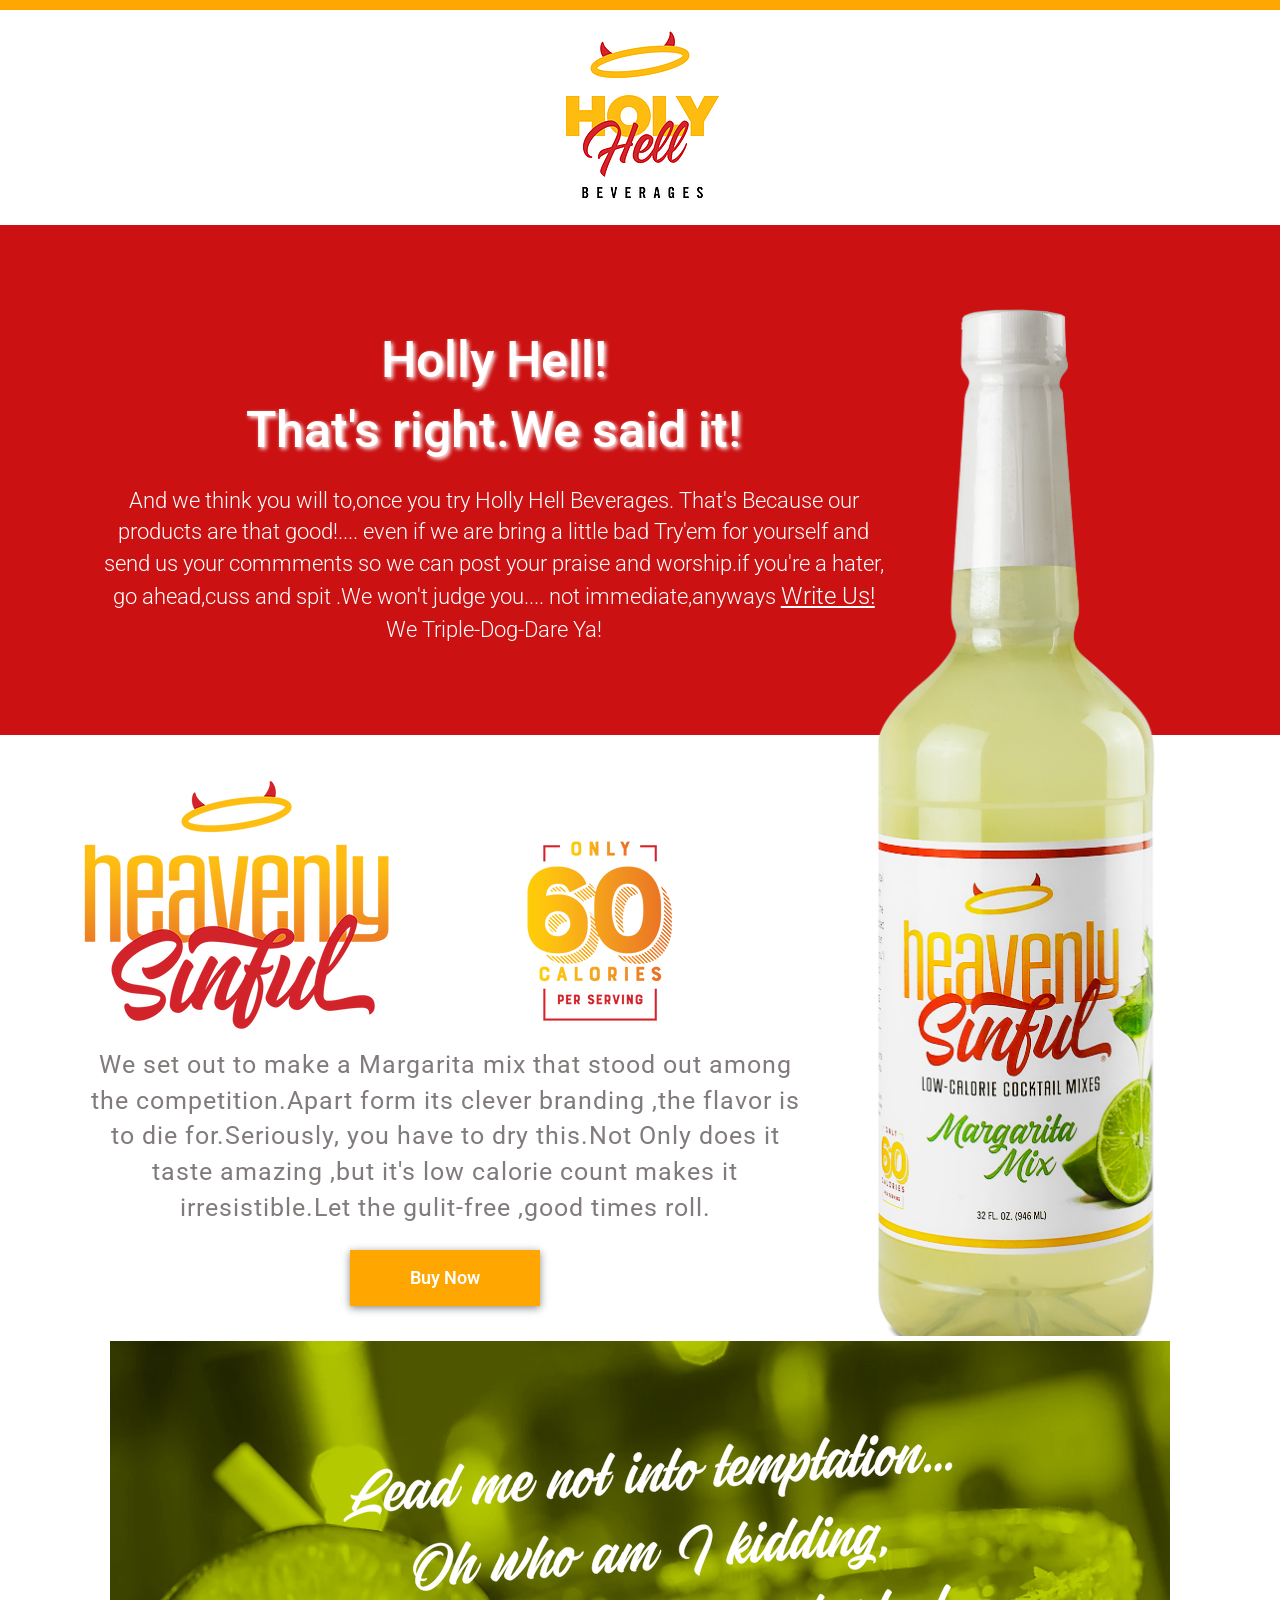
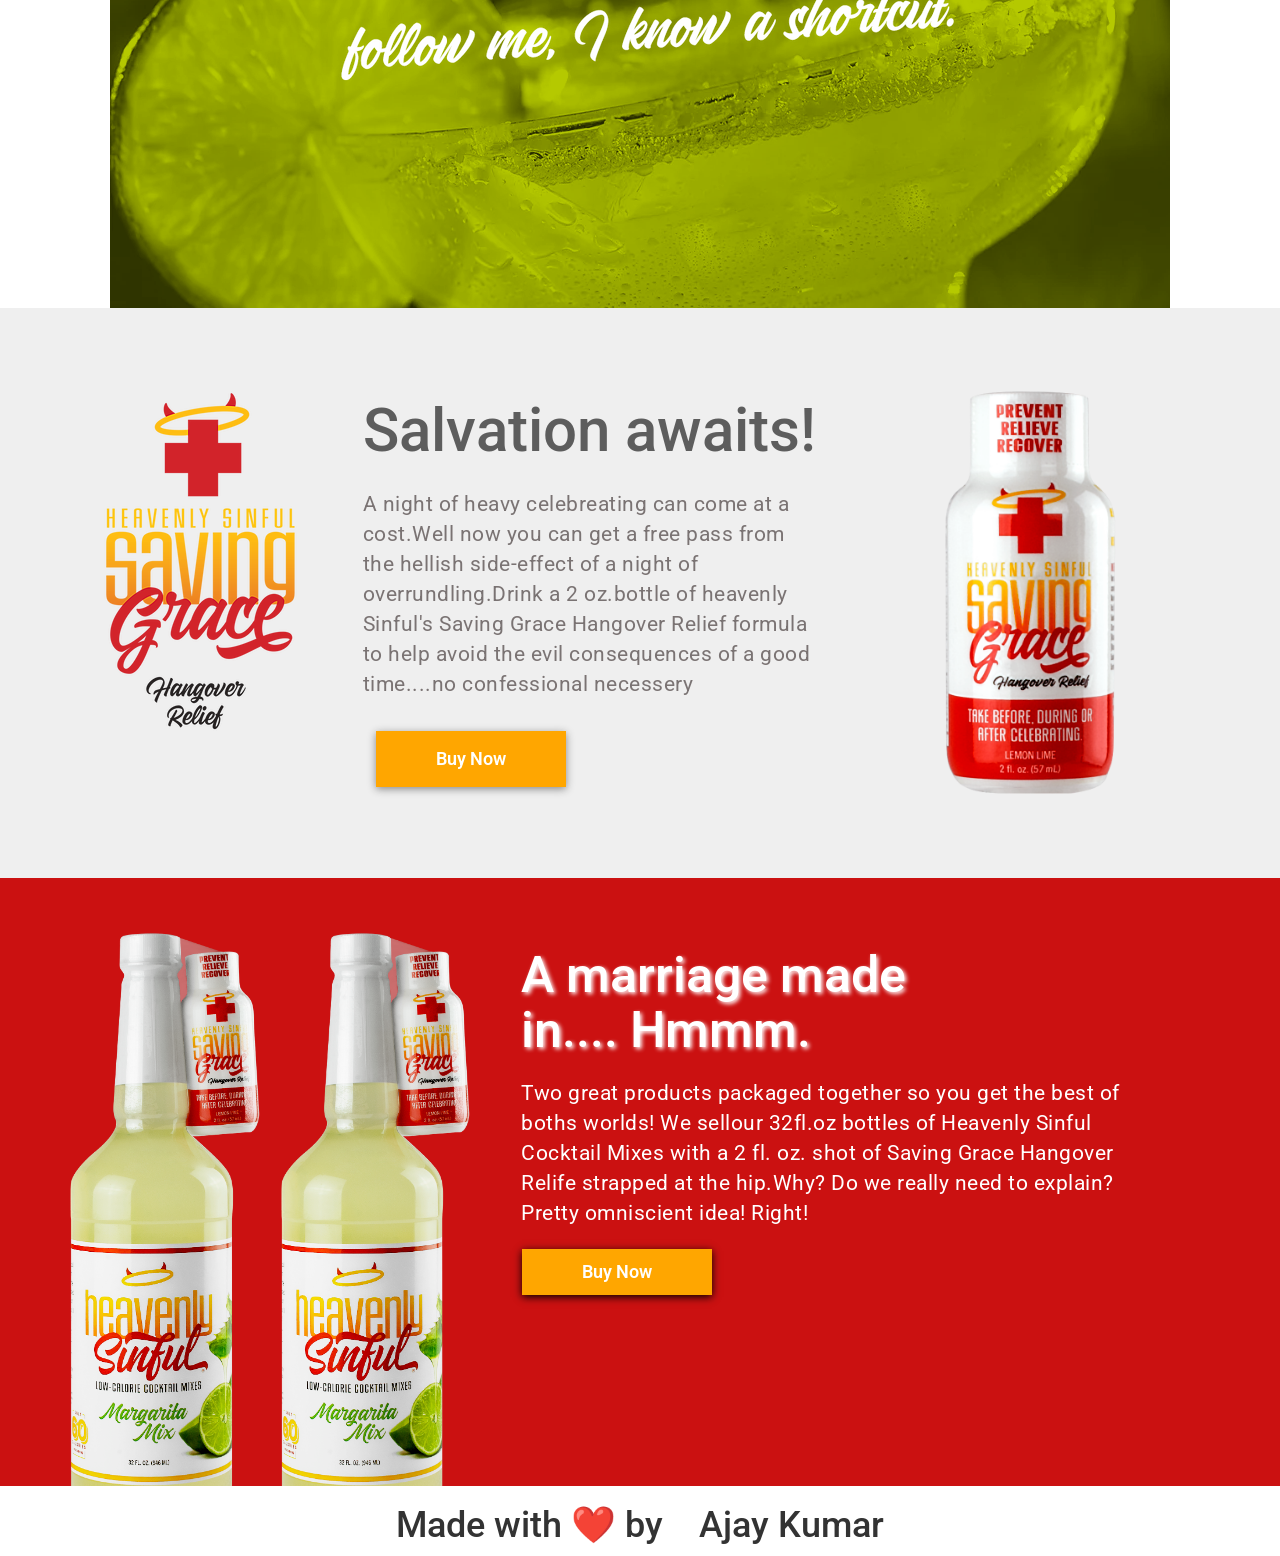
<file: Day6/Holly Hell/index.html>
<!DOCTYPE html>
<html lang="en">
  <head>
    <meta charset="utf-8">
    <meta http-equiv="X-UA-Compatible" content="IE=edge">
    <meta name="viewport" content="width=device-width, initial-scale=1">
    <title>Holly Hell Beverages</title>
	<link rel="shortcut icon"
    href="https://external-content.duckduckgo.com/iu/?u=https%3A%2F%2Fwww.pngmart.com%2Ffiles%2F13%2FAvengers-A-Letter-Logo-Transparent-Background.png&f=1&nofb=1&ipt=1175922a70cca407816d7d66a7e0576eb1d2d3664b21c35c232c0d2d3e476afa&ipo=images"
    type="image/x-icon">


    <!-- Bootstrap -->
    <link href="css/bootstrap.min.css" rel="stylesheet">
	<link href="css/style.css" rel="stylesheet">

    <!-- HTML5 shim and Respond.js for IE8 support of HTML5 elements and media queries -->
    <!-- WARNING: Respond.js doesn't work if you view the page via file:// -->
    <!--[if lt IE 9]>
      <script src="https://oss.maxcdn.com/html5shiv/3.7.2/html5shiv.min.js"></script>
      <script src="https://oss.maxcdn.com/respond/1.4.2/respond.min.js"></script>
    <![endif]-->
   <link href="https://fonts.googleapis.com/css2?family=Roboto:ital,wght@0,100;0,300;0,400;0,500;0,700;0,900;1,100;1,300;1,400;1,500;1,700;1,900&display=swap" rel="stylesheet">
  </head>
  <body>
	<div class="section1">
		<a href="#">
			<img class="img-responsive" src="img/reallogo.png">
		</a>
	</div>
	<div class="section2">
		<div class="container">
			<div class="row">
				<div class="col-sm-9 col-md-9 col-xs-12">
					<div class="holyhell text-center">
						<h1>Holly Hell!<br>That's right.We said it!</h1>
						<p>And we think you will to,once you try Holly Hell Beverages. That's Because our products are that good!.... even if we are bring a little bad Try'em for
							yourself and send us your commments so we can post your praise and worship.if you're a hater, go ahead,cuss and spit .We won't judge you.... not immediate,anyways <a href="#">
							<u>Write Us!</u></a> We Triple-Dog-Dare Ya!</p>
					</div>
				</div>
			</div>
		</div>
	</div>
	<div class="section3">
		<div class="container">
				<div class="row">
					<div class="col-sm-8 col-xs-12 col-md-8">
                    
                    <div class="row align-items-center">
						<div class="col-sm-7 col-xs-12 col-md-7">
							
								<img src="img/centerlogo.png">
							
						</div>
						<div class="col-sm-5 col-xs-12 col-md-5">
							<div class="spacer">
								<img class="img-responsive" src="img/centerlogo2.png" >
							</div>
						</div>
                      </div>
                        
						<div class="col-sm-12 col-md-12 col-xs-12">
							<div class="botletext text-center">
								<p>We set out to make a Margarita mix that stood out among the competition.Apart form its clever branding ,the flavor is to die for.Seriously, you have to dry this.Not Only does it taste amazing ,but it's low calorie count makes it irresistible.Let the gulit-free ,good times roll.</p>
								<a href="#">Buy Now</a>
							</div>
						</div>
					</div>
					<div class="col-sm-4 col-xs-4 col-md-4">
						<div class="bottole">
							<figure>
								<img src="img/HeavenlySinful_32oz.png" class="img-responsive">
							</figure>
						</div>
				</div>	
			</div>
		</div>
	</div>
	
    
    <div class="section4">
			<img class="img-responsive" src="img/bigcenterimg.png">
	</div>
    
    
<div class="section5">
		<div class="container">
			<div class="row">
				<div class="col-sm-3 col-md-3 col-xs-12 imageleft">
				<img class="img-responsive" src="img/SavingGrace_Displayer_Headon.png">
					
		    </div>
				<div class="col-sm-5 col-xs-12 col-md-5">
					<div class="Salvation">
						<h1>Salvation awaits!</h1>		
<p>A night of heavy celebreating can come at a cost.Well now you can get a free pass from the hellish side-effect of a night of overrundling.Drink a
							2 oz.bottle of heavenly Sinful's Saving Grace Hangover Relief formula to help avoid the evil consequences of a good time....no confessional necessery	</p>
						<div class="btn">
							<a href="#">Buy Now</a>
						</div>
					</div>
				</div>
				<div class="col-sm-4 col-md-4 col-xs-12 imageRight">
			<img class="img-responsive" src="img/SavingGrace_2oz.png">
				</div>
			</div>
		</div>
	</div>
	<div class="section6">
		<div class="container">
			<div class="row">
				<div class="cols-sm-2 col-xs-12 col-md-2">
					<figure>
						<img src="img/HeavenlySinful_32oz_SavingGrace_2oz.png" class="img-responsive">
					</figure>
				</div>
				<div class="cols-sm-2 col-xs-12 col-md-2">
					<figure class="fornone">
						<img src="img/HeavenlySinful_32oz_SavingGrace_2oz.png" class="img-responsive">
					</figure>
				</div>
				<div class="col-sm-7 col-md-7 col-xs-12">
					<div class="marriagemade">
						<h1>A marriage made<br> in.... Hmmm.</h1>
						<p>Two great products packaged together so you get the best of boths worlds! We sellour 32fl.oz bottles of Heavenly Sinful Cocktail Mixes with a 2 fl. oz. shot of Saving Grace Hangover Relife strapped at the hip.Why? Do we
							really need to explain? Pretty omniscient idea! Right!</p>
						<div class="btn">
							<a href="#">Buy Now</a>
						</div>
					</div>	
				</div>
			</div>
		</div>
	</div>
	<footer>
		<!-- Footer -->
		<section id="footer">
			<div class="footer container">
			  <h1>Made with ❤️ by &nbsp; &nbsp;</h1>
			  <div class="brand">
				<h1><span>A</span>jay <span>K</span>umar</h1>
			  </div>
		
			</div>
		  </section>
		  <!-- End Footer -->
		
	</footer>
    
    <!-- jQuery (necessary for Bootstrap's JavaScript plugins) -->
    <script src="https://ajax.googleapis.com/ajax/libs/jquery/1.11.1/jquery.min.js"></script>
    <!-- Include all compiled plugins (below), or include individual files as needed -->
    <script src="js/bootstrap.min.js"></script>
  </body>
</html>
</file>
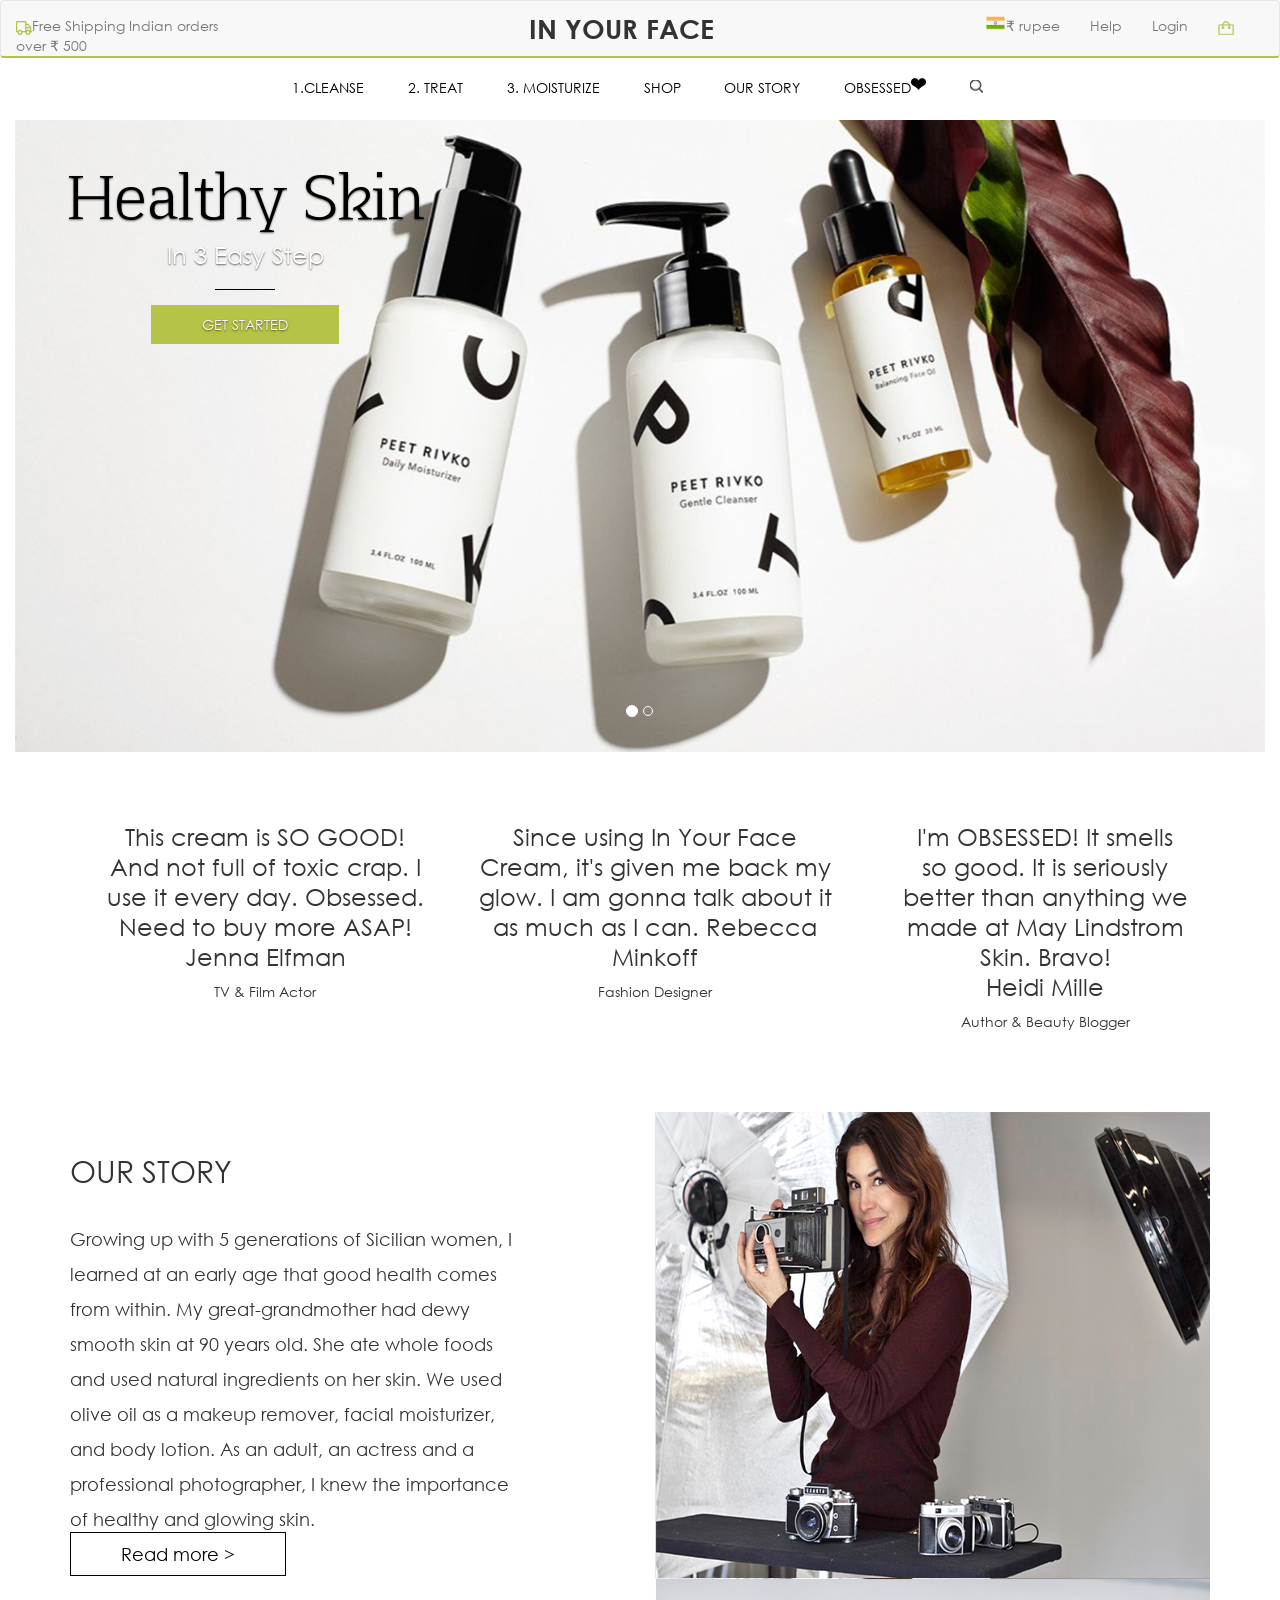
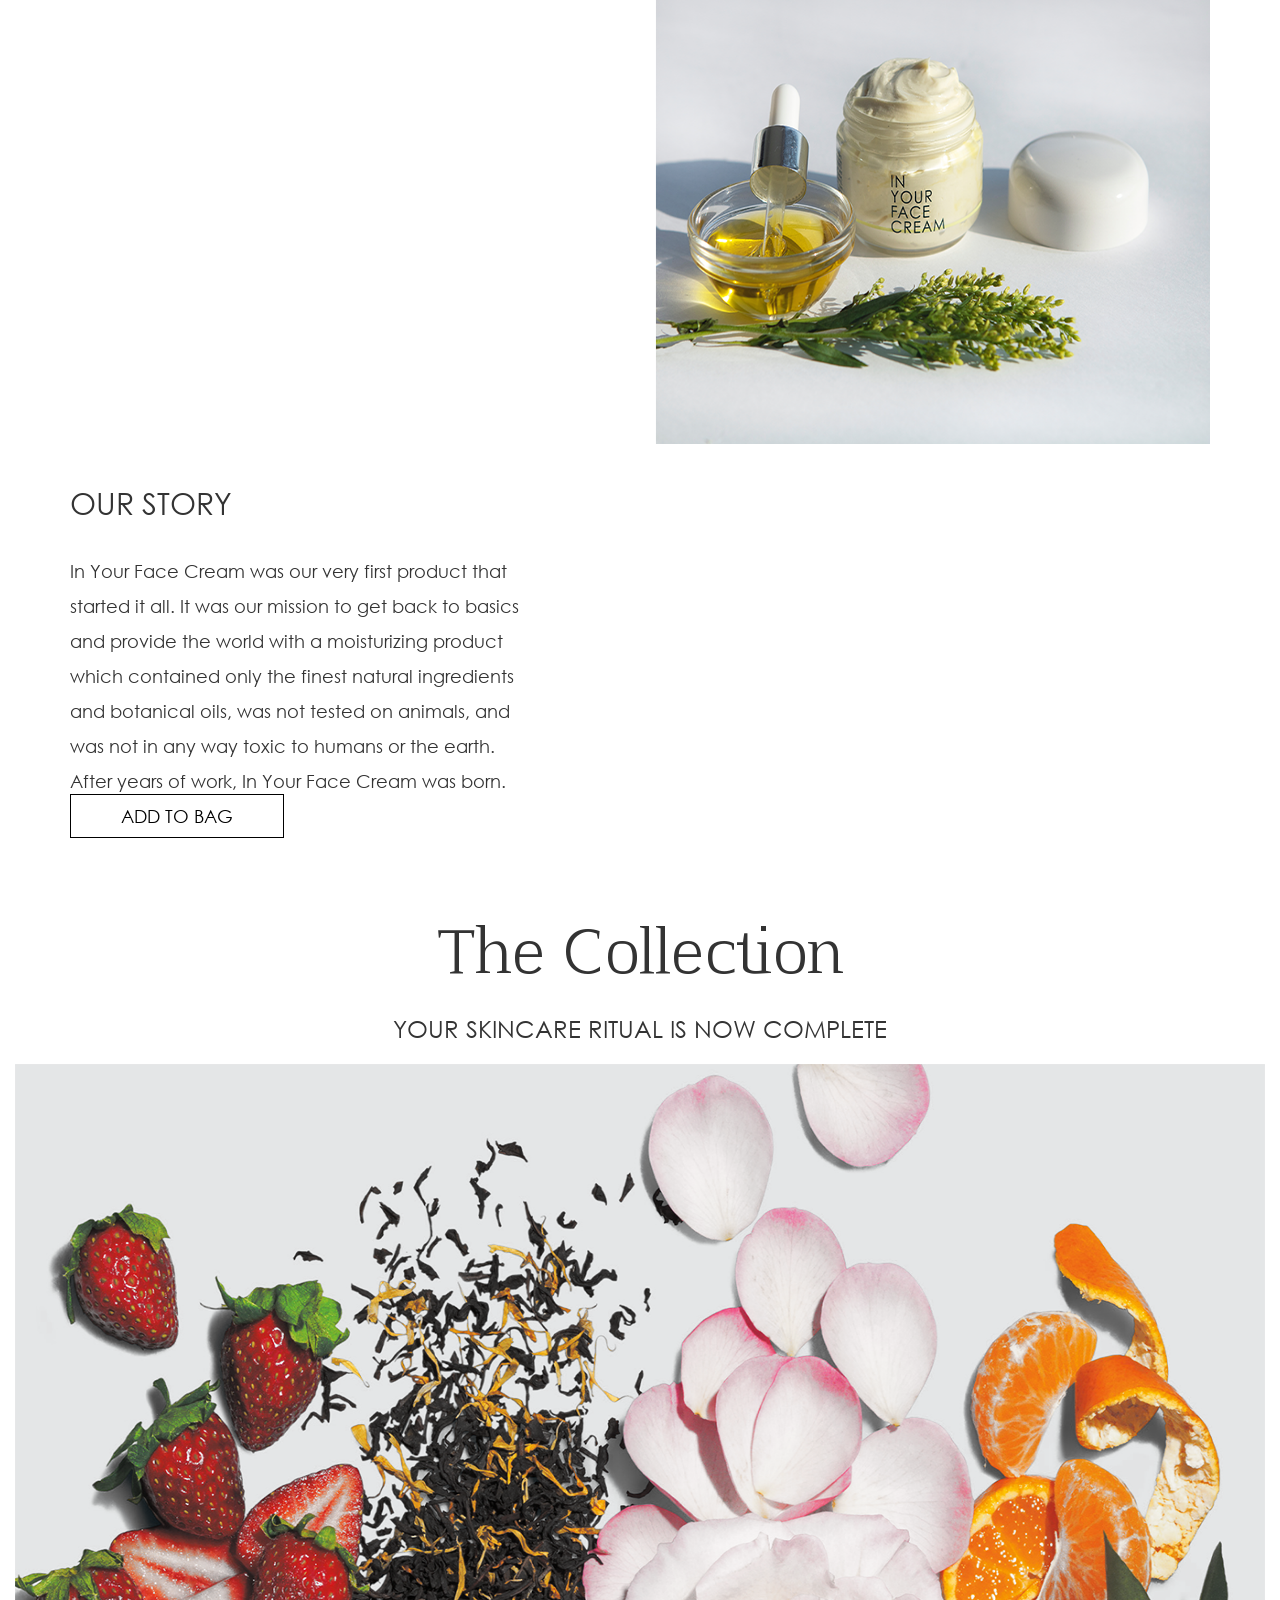
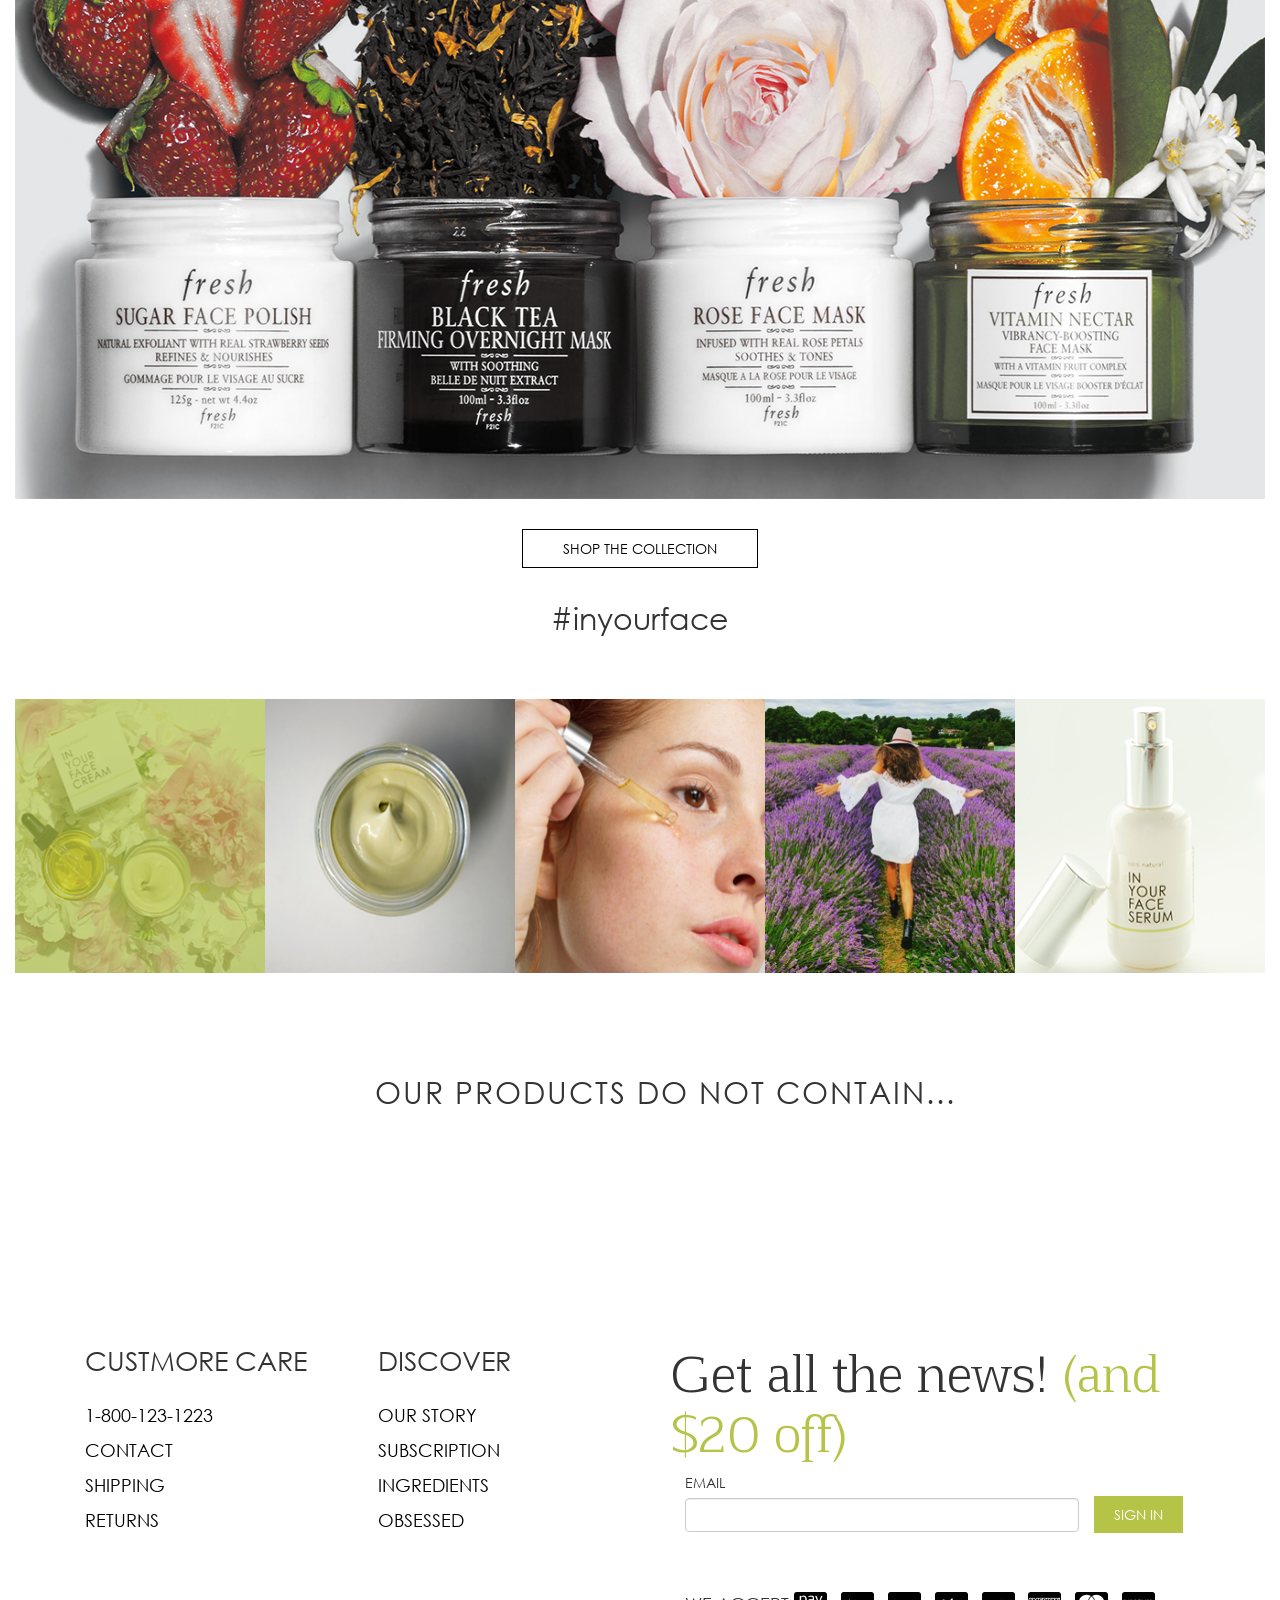
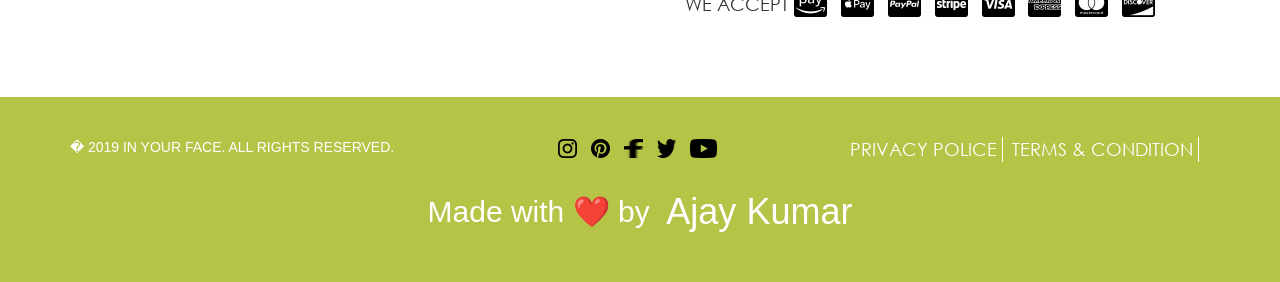
<file: Day7/Product/index.html>
<!DOCTYPE html>
<html lang="en">
  <head>
    <meta charset="utf-8">
    <meta http-equiv="X-UA-Compatible" content="IE=edge">
    <meta name="viewport" content="width=device-width, initial-scale=1">
    <title>Product Template</title>
	<link rel="shortcut icon"
    href="https://external-content.duckduckgo.com/iu/?u=https%3A%2F%2Fwww.pngmart.com%2Ffiles%2F13%2FAvengers-A-Letter-Logo-Transparent-Background.png&f=1&nofb=1&ipt=1175922a70cca407816d7d66a7e0576eb1d2d3664b21c35c232c0d2d3e476afa&ipo=images"
    type="image/x-icon">

    <!-- Bootstrap -->
    <link href="css/bootstrap.min.css" rel="stylesheet">
	<link href="css/style.css" rel="stylesheet">

    <!-- HTML5 shim and Respond.js for IE8 support of HTML5 elements and media queries -->
    <!-- WARNING: Respond.js doesn't work if you view the page via file:// -->
    <!--[if lt IE 9]>
      <script src="https://oss.maxcdn.com/html5shiv/3.7.2/html5shiv.min.js"></script>
      <script src="https://oss.maxcdn.com/respond/1.4.2/respond.min.js"></script>
    <![endif]-->
  </head>
  <body>
	<header>
		<nav class="navbar navbar-default">
			<div class="container-fluid">
				<div class="navbar-header">
					<a class="navbar-brand forfigure" href="#">
						<figure class="forfloat">
							<img src="img/IYF home (2) (1).png" width="16" height="14">
						</figure>
						<p>Free Shipping Indian orders over ₹ 500</p>
					</a>
				</div>
				<div class="nav navbar-nav navbar-left text-center fornavh2">
					<h2>IN YOUR FACE</h2>
				</div>
				<ul class="nav navbar-nav navbar-right forfont">
					<li><a href="#"> <figure class="forfloat"> <img class="img-responsive" src="img/india-flag.svg" width="21" height="14"></figure>₹ rupee </a></li>
					<li><a href="#">Help</a></li>
					<li><a href="#">Login</a></li>
					<li><a href="#"><figure><img src="img/bag.png" width="16" height="14"></figure></a></li>
				</ul>
			</div>
		</nav>
	</header>
<section class="section1">
	<div class="container">
		<div class="row">
			<div class="col-sm-12 col-md-12 col-sm-12">
				<ul class="list-inline text-center">
					<li><a href="#">1.CLEANSE</a></li>
					<li><a href="#">2. TREAT</a></li>
					<li><a href="#">3. MOISTURIZE</a></li>
					<li><a href="#">  SHOP</a></li>
					<li><a href="#">OUR STORY</a></li>
					<li><a href="#"> OBSESSED<figure class="forfloatright"> <img class="img-responsive" src="img/heart.png" width="15" height="12"></figure></a></li>
					<li><a href="#"><figure> <img class="img-responsive" src="img/search.png" width="13" height="13"></figure></a></li>
				</ul>
			</div>
		</div>
	</div>
</section>
<section class="section2">
	<div class="container-fluid">
		<div id="myCarousel" class="carousel slide" data-ride="carousel">
			 <ol class="carousel-indicators">
				 <li data-target="#myCarousel" data-slide-to="0" class="active"></li>
				 <li data-target="#myCarousel" data-slide-to="1"></li>
			</ol>
			<div class="carousel-inner">
				<figure>
					<img src="img/sliderimg.png" width="100%" height="632">
				</figure>
				<div class="carousel-caption forfont">
						<h1>Healthy Skin</h1>
						<p>In 3 Easy Step</p>
					<div class="fora	">
						<a href="#">GET STARTED</a>
					</div>
				</div>
			</div>
		</div>
	</div>
</section>
<section class="section3">
	<div class="container">
		<div class="row">
			<div class="col-sm-4 col-md-4 col-xs-4 text-center">
				<p>This cream is SO GOOD!<br> And not full of toxic crap. I<br> use it every day. Obsessed.<br> Need to buy more ASAP!<br> Jenna Elfman</p>
				<h4>TV & Film Actor</h4>
			</div>
			<div class="col-sm-4 col-md-4 col-xs-4 text-center">
				<p>Since using In Your Face Cream, it's given me back my glow. I am gonna talk about it as much as I can. Rebecca Minkoff</p>
				<h4>Fashion Designer</h4>
			</div>
			<div class="col-sm-4 col-md-4 col-xs-4 text-center">
				<p>I'm OBSESSED! It smells<br> so good. It is seriously<br> better than anything we<br> made at May Lindstrom <br>Skin. Bravo!<br>Heidi Mille</p>
				<h4>Author & Beauty Blogger</h4>
			</div>
		</div>
	</div>
</section>
<section class="section4">
	<div class="container">
		<div class="row">
			<div class="col-sm-6 col-xs-6 col-md-6">
				<h2>OUR STORY</h2>
				<p>Growing up with 5 generations of Sicilian women, I <br>
				learned at an early age that good health comes<br>
				from within. My great-grandmother had dewy <br>
				smooth skin at 90 years old. She ate whole foods<br>
				and used natural ingredients on her skin. We used <br>
				olive oil as a makeup remover, facial moisturizer,<br>
				and body lotion. As an adult, an actress and a<br>
				professional photographer, I knew the importance<br> of healthy and glowing skin.<br> <a href="#"> Read more ></a></p>
			</div>
			<div class="col-sm-6 col-md-6 col-xs-6">
				<figure>
					<img src="img/for6.png" width="100%" height="466">
				</figure>
			</div>
			<div class="col-sm-6 col-md-6 col-xs-6">
				<figure>
					<img src="img/for61.png" width="100%" height="466">
				</figure>
			</div>
			<div class="col-sm-6 col-xs-6 col-md-6">
				<h2>OUR STORY</h2>
				<p>In Your Face Cream was our very first product that<br>
				started it all. It was our mission to get back to basics <br>
				and provide the world with a moisturizing product<br>
				which contained only the finest natural ingredients<br>
				and botanical oils, was not tested on animals, and<br>
				was not in any way toxic to humans or the earth.<br>
				After years of work, In Your Face Cream was born.<br><a href="#">ADD TO BAG</a></p>
			</div>
		</div>
	</div>
</section>
<section class="section5">
	<div class="container-fluid">
		<div class="row">
			<div class="col-sm-12 col-md-12 col-xs-12 text-center">
			<div class="collection">
				<h1>The Collection</h1>
				<p>YOUR SKINCARE RITUAL IS NOW COMPLETE</p>
				</div>
			</div>
			<div class="col-sm-12 col-md-12 col-xs-12">
				<figure>
					<img src="img/bigimg.png" width="100%" height="1035">
				</figure>
			</div>
			<div class="col-md-12 col-xs-12 col-sm-12 text-center">
				<div class="shop">
					<a href="#">SHOP THE COLLECTION</a>
			</div>
			<div class="col-sm-12 col-xs-12 col-md-12 text-center">
				<div class="forp">
					<p>#inyourface</p>
				</div>
			</div>
		</div>
	</div>
</section>
<section class="section6">
	<div class="container-fluid">
		<div class="forwidth">
			<div class="for20">
				<figure>
					<img src="img/insta1.png" width="100%" height="274">
				</figure>
			</div>
			<div class="for20">
				<figure>
					<img src="img/insta2.png" width="100%" height="274">
				</figure>
			</div>
			<div class="for20">
				<figure>
					<img src="img/insta3.png" width="100%" height="274">
				</figure>
			</div>
			<div class="for20">
				<figure>
					<img src="img/insta4.png" width="100%" height="274">
				</figure>
			</div>
			<div class="for20">
				<figure>
					<img src="img/insta5.png" width="100%" height="274">
				</figure>
			</div>
		</div>
	</div>
</section>
<section class="section7">
	<div class="container">
		<div class="row">
			<div class="col-sm-12 col-md-12 col-xs-12 text-center">
				<div class="ourpro">
					<h1>OUR PRODUCTS DO NOT CONTAIN...</h1>
					<ul class="list-inline">
						<li>PARABENS</li>
						<li>TOXINS</li>
						<li>ARTIFICIAL</li>
						<li>FRAGRANCES</li>
						<li>PHTHALATES</li>
						<li>SULFATES</li>
						<li>GMOS</li>
						<li>ANIMAL PRODUCTS</li>
						<li>DYES</li>
					</ul>
				</div>
			</div>
		</div>
	</div>
</section>
<section class="section8">
	<div class="container">
		<div class="row">
			<div class="col-sm-3 col-md-3 col-xs-3">
				<div class="custmer">
					<h2>CUSTMORE CARE</h2>
					<ul>
						<li><a href="#">1-800-123-1223</a><li>
						<li><a href="#">CONTACT</a><li>
						<li><a href="#">SHIPPING</a><li>
						<li><a href="#">RETURNS</a><li>
					</ul>
				</div>
			</div>
			<div class="col-sm-3 col-md-3 col-xs-3">
				<div class="custmer">
					<h2>DISCOVER</h2>
					<ul>
						<li><a href="#">OUR STORY</a><li>
						<li><a href="#">SUBSCRIPTION</a><li>
						<li><a href="#">INGREDIENTS</a><li>
						<li><a href="#">OBSESSED</a><li>
					</ul>
				</div>
			</div>
			<div class="col-sm-6 col-xs-6 col-md-6">
				<div class="custmer">
					<h1>Get all the news! <span style="color:#B5C347">(and $20 off)</span></h1>
				</div>
				<form class="col-sm-12 col-xs-12 col-md-12">
					<div class="form-group">
						<label class="col-md-12 col-xs-12 col-sm-12 lable control-label">EMAIL</label>
						<input  class="col-sm-6 col-md-6 col-xs-6 news form-control" type="email" class="form-control">
						<div class="col-sm-3 col-md-3 col-xs-3">
							<div class="signin">
								<a href="#">SIGN IN</a>
							</div>
						</div>
					</div>
				</form>
				<div class="col-sm-12 col-md-12 col-xs-12">
					<div class="pay">
						<p>WE ACCEPT</p>
						<ul class="list-inline">
							<li>
								<a href="#">
									<figure>
										<img src="img/pay1.png" width="33" height="25">
									</figure>
								</a>
							</li>
							<li>
								<a href="#">
									<figure>
										<img src="img/pay2.png" width="33" height="25">
									</figure>
								</a>
							</li>
							<li>
								<a href="#">
									<figure>
										<img src="img/pay3.png" width="33" height="25">
									</figure>
								</a>
							</li>
							<li>
								<a href="#">
									<figure>
										<img src="img/pay4.png" width="33" height="25">
									</figure>
								</a>
							</li>
							<li>
								<a href="#">
									<figure>
										<img src="img/pay5.png" width="33" height="25">
									</figure>
								</a>
							</li>
							<li>
								<a href="#">
									<figure>
										<img src="img/pay6.png" width="33" height="25">
									</figure>
								</a>
							</li>
							<li>
								<a href="#">
									<figure>
										<img src="img/pay7.png" width="33" height="25">
									</figure>
								</a>
							</li>
							<li>
								<a href="#">
									<figure>
										<img src="img/pay8.png" width="33" height="25">
									</figure>
								</a>
							</li>
						</ul>
					</div>
				</div>
			</div>
		</div>
	</div>
</section>
<footer class="section9">
	<div class="container">
		<div class="row">
			<div class="col-sm-4 col-md-4 col-xs-4">
				<p>� 2019 IN YOUR FACE. ALL RIGHTS RESERVED.</p>
			</div>
			<div class="col-sm-4 col-xs-4 col-md-4 text-center">
				<ul class="list-inline">
					<li>
						<a href="https://www.instagram.com/ajay_kumar_hryna/?__coig_restricted=1">
							<figure>
								<img src="img/social1.png" width="19" height="19">
							</figure>
						</a>
					</li>
					<li>
						<a href="https://www.linkedin.com/in/ajay-kumar-989639217/">
							<figure>
								<img src="img/social2.png" width="19" height="19">
							</figure>
						</a>
					</li>
					<li>
						<a href="https://www.facebook.com/profile.php?id=100005751706944">
							<figure>
								<img src="img/social3.png" width="19" height="19">
							</figure>
						</a>
					</li>
					<li>
						<a href="https://twitter.com/AjayKum46247455">
							<figure>
								<img src="img/social4.png" width="19" height="19">
							</figure>
						</a>
					</li>
					<li>
						<a href="https://www.youtube.com/">
							<figure>
								<img src="img/social.5.png" width="27" height="19">
							</figure>
						</a>
					</li>
				</ul>
			</div>
			<div class="col-sm-4 col-md-4 col-xs-4">
				<div class="foot">
					<ul class="list-inline">
						<li><a href="#">PRIVACY POLICE</a></li>
						<li><a href="#">TERMS & CONDITION</a></li>
					</ul>
				</div>
			</div>
			<div class="footer-container">
				<h2>Made with ❤️ by &nbsp; </h2>
				<div class="brand">
				  <h1><span>A</span>jay <span>K</span>umar</h1>
				</div>
		  
			  </div>
		</div>
	</div>
</footer>
    
    <!-- jQuery (necessary for Bootstrap's JavaScript plugins) -->
    <script src="https://ajax.googleapis.com/ajax/libs/jquery/1.11.1/jquery.min.js"></script>
    <!-- Include all compiled plugins (below), or include individual files as needed -->
    <script src="js/bootstrap.min.js"></script>
  </body>
</html>
</file>
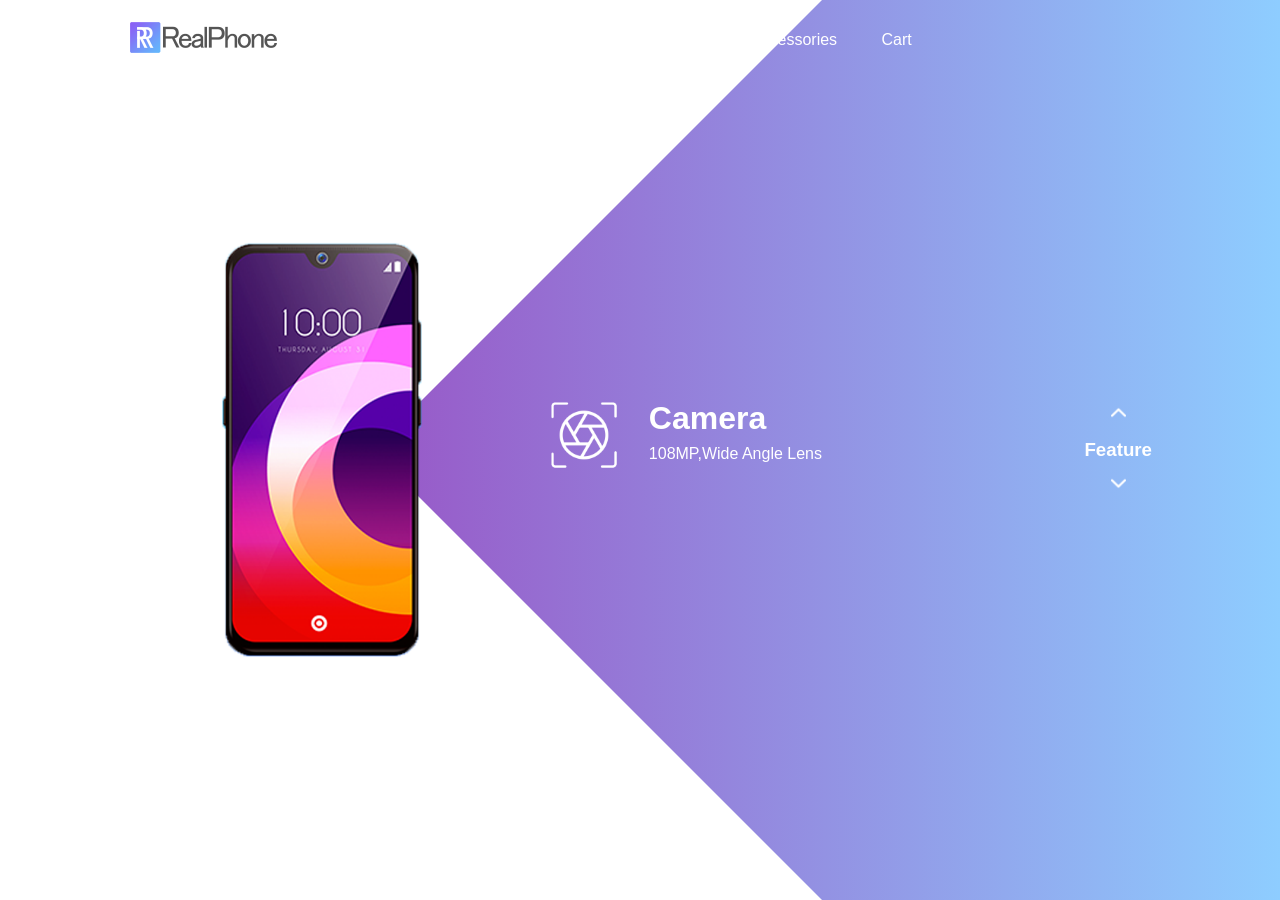
<file: Day8/RealPhone/index.html>
<!DOCTYPE html>
<html>
    <head>
        <title>RealPhone</title>
        <link href="style.css" rel="stylesheet">
        <link rel="shortcut icon"
    href="https://external-content.duckduckgo.com/iu/?u=https%3A%2F%2Fwww.pngmart.com%2Ffiles%2F13%2FAvengers-A-Letter-Logo-Transparent-Background.png&f=1&nofb=1&ipt=1175922a70cca407816d7d66a7e0576eb1d2d3664b21c35c232c0d2d3e476afa&ipo=images"
    type="image/x-icon">

    </head>
   
    <body>
        <div class="main">
            <nav>
                <div class="logo">
                    <img  src="images/logo.png">
                </div>
                <div class="nav-links">
                    <ul>
                        <li><a href="#">Home</a></li>
                        <li><a href="#">Phone</a></li>
                        <li><a href="#">Accessories</a></li>
                        <li><a href="#">Cart</a></li>
                    </ul>
                </div>
            </nav>
            <div class="information">
                <div class="overlay"></div>
                <img src="images/mobile.png" class="mobile">
                <div id="circle" class="abc">
                    <div class="feature one">
                        <img src="images/camera.png">
                        <div>
                            <h1>Camera</h1>
                            <p>108MP,Wide Angle Lens</p>
                        </div>
                    </div>
                    <div class="feature two">
                        <img src="images/processor.png">
                        <div>
                            <h1>Processor</h1>
                            <p>Snapdragon Octa-core 11nm</p>
                        </div>  
                    </div>
                    <div class="feature three">
                        <img src="images/display.png">
                        <div>
                            <h1>Display</h1>
                            <p>6.5"Mini-drop Fullscreen</p>
                        </div>
                    </div>
                    <div class="feature four">
                        <img src="images/battery.png">
                        <div>
                            <h1>Battery Life</h1>
                            <p>5000mah,720Hrs Standby</p>
                        </div>
                    </div>
                </div>
            </div>
            <div class="controls">
                <img src="images/arrow.png" id="upbtn">
                <h3>Feature </h3>
                <img src="images/arrow.png" id="downbtn">

            </div>
        </div>
        <script>
            var circle = document.getElementById("circle");
            var upbtn = document.getElementById("upbtn");
            var downbtn = document.getElementById("downbtn");

            var rotateValue =circle.style.transform;
            var rotateSum;
            upbtn.onclick=function(){
                rotateSum = rotateValue + "rotate(-90deg)";
                circle.style.transform =rotateSum;
                rotateValue = rotateSum;
            }
            downbtn.onclick=function(){
                rotateSum = rotateValue + "rotate(90deg)";
                circle.style.transform =rotateSum;
                rotateValue = rotateSum;
            }
            
//            
            var element;
//          document.querySelector("#circle").innerHTML=("<h1>ravi</h1> ");
            element = document.querySelectorAll("ul")[0].innerHTML;
            console.log(element);
        </script>
       
    </body>
</html>
</file>
<file: Day10/H&M/bootstrap-4.4.1-dist/css/style.css>
body{
    font-family: 'Noto Sans JP', sans-serif;
    
}
.links{margin-left: 30px;}
.links li{
    margin:6px;
}
.links li a{
    font-family: 'Noto Sans JP', sans-serif;
    font-size: 15px;
    line-height: 18px;
    color: black;
}
.links li a:hover{
    color:#02B7AF;
}
.login{
    width: 39%;
}
.login a{
    font-family: 'Noto Sans JP', sans-serif;
    font-size: 15px;
    line-height: 18px;
    color: black;
    padding: 8px 15px;
    text-decoration: none;
}
.login a:hover{
    padding: 8px 15px;
    border-radius: 30px;
    background-color:#02B7AF ;
    color: white;
}
.login a:nth-child(2){
    margin-right: 13px;
}
header{background-color:#F6F9FC;}
.section1{background-image:url(../../img/Path%2021.png); background-repeat: no-repeat;top: 0;height: auto; background-size: 100% 100%;;
}
.fmrg{
    margin: 45% 0 21%;
}
.fmrg h1{
    font-size: 34px;
    line-height: 46px;
    margin-bottom: 30px;
}
.fmrg p{
    font-size: 17px;
    line-height: 27px;
    margin-bottom:35px;
}
.frmg1{
    margin: 30% 0 5%;
    text-align:center;
    position:relative;
}
.fdes{
    border-radius: 25px;
    padding: 20px 38px;
}
.fdes1{
    padding: 10px 30px;
    background-color: #02B7AF;
    border-radius: 25px;
    color: white!important;
}
.frmg1::after{content: ' ';position:absolute;background: url(../../img/Rectangle.png);width:486px;height: 236px;z-index:-1;top:40%;left:47%;}
.section2{padding: 5% 0;}
.section2 p{font-size:14px;}
.section2 h1{font-size: 34px;}
.imgfull img{width: 100%;}
.fmarg h3{
    font-size: 21px;
    padding: 13px 58px;
}
.fmarg{margin:30px 0px;}
.fmarg a{padding: 10px 30px;background-color: #02B7AF;color:#fff;border-radius:25px;text-decoration:none;font-size: 15px;}
.fmarg a:hover{background-color:#fff;color:#02B7AF;text-decoration:none;}
.fmarg a img{margin-left: 10px;}
.section3{background-color:#F6F9FC;padding: 40px 0px;}
.ffont h1{font-size: 34px;}
.ffont1 h1{font-size: 34px;}
.ffont1 p{font-size: 17px;}
.ffont1{padding: 40px 0px;}
.ffont h4{font-size: 21px;}
.ffont p{font-size: 17px;}
.section4{background-color:#02B7AF;color:white;padding: 80px 0px;}
.imgset{margin-left: 204px;}
footer{background-color:#F6F9FC;padding: 50px 0px;}
.ulist li{margin-left: 30px;}
.ulist li a{text-decoration: none;color: black;}
.ulists{padding: 0;}
.ulists li{list-style: none;margin-bottom: 10px;}
.ulists li a{color:black;text-decoration:none;font-size: 17px;}
.fontfor{font-size:25px;}
.section5{background: linear-gradient(180deg, #E7FAF6 0%, #FFFFFF 100%);padding: 40px 0px;    margin: 35px 0px;}
.section5 h1{font-size: 34px;margin-bottom: 40px;}
.carousel-inner{    box-shadow: 0px 0px 5px 0px;padding: 20px;background-color: white;}
.fmargin{margin-left: 36%;}
.design{width: 29%;margin-top: 2%;flex: none;margin-left: 2%;}
.design h4{font-size: 21px;}
.design p{font-size: 21px;}
.carousel-indicators li{background-color:#02B3B7;}
.carousel-indicators{bottom:-70px;}


@media screen and (max-width:1200px){}
@media screen and (max-width:1025px){}
@media screen and (max-width:991px){}
@media screen and (max-width:767px){}
@media screen and (max-width:601px){}
@media screen and (max-width:480px){}
@media screen and (max-width:450px){}		
@media screen and (max-width:425px){}	
@media screen and (max-width:375px){}
@media screen and (max-width:320px){}
</file>
<file: Day11/BasicPortfolio/bootstrap-4.4.1-dist/css/style.css>
*{margin: 0;padding: 0;box-sizing: border-box;}
a{text-decoration: none;}
a:hover{text-decoration: none;}
p{font-size: 0.9rem;line-height: 1.6;font-weight: 400;color: #606060;}
/*h1{font-size: 2rem;}*/
ul li {text-decoration: none;}
/*ulist hover on btn wotk*/
.welcome p{
    font-size: 1.5rem;
}
.ulist{float: right;}
.ulist li {
	color: black;
	display: block;
	float: left;
	position: relative;
	text-decoration: none;
	transition-duration: 0.5s;
    margin: 10px;
    border:2px solid transparent;
}
.ulist li:hover{
    border-bottom:2px solid red;
    margin-bottom: 10px;
}
.ulist li a{color: white;font-weight: bold;font-size: 16px;text-decoration:none;}
/*li:hover {
	background: red;
	cursor: pointer;
}*/

.ulist li ul {
	visibility: hidden;
  opacity: 0;
  min-width: 3rem;
	position: absolute;
  transition: all 0.9s ease;
  margin-top: 1rem;
	left: 0;
  display: none;
    width: auto;
}

.ulist li:hover > ul,
.ulist li ul:hover {
  visibility: visible;
  opacity: 1;
  display: block;
    border: none;
}
.ulist li ul li a{color: black;}
.ulist li ul li{
	clear: both;
    margin: 10px;
    border: none;
}
/*work btn hover is over copy there*/



.header{
    width: 100%;
    height: 100vh;background-image:linear-gradient(rgba(0,168,255,0.3),rgba(0,168,255,0.3)),url(../../img/marvin-meyer-SYTO3xs06fU-unsplash.jpg);
    background-repeat: no-repeat;
    background-size: 100% 100%;
    clip-path:polygon(100% 0%,100% 77%,50% 100%,0 75%,0 0);
    position: relative;
}
.header::before{
    content: ' ';
    position: absolute;top:0;bottom: 0;left: 0;right: 0;
    background:linear-gradient(to right,#1e5799 0%,#3ccdbb 0%,#16c9f6 100%);
    opacity: .3;
    z-index: -1;
}
.nabar::before{
    content: ' ';
    position: absolute;top:0;bottom: 0;left: 0;right: 0;
    background:linear-gradient(to right,#1e5799 0%,#3ccdbb 0%,#16c9f6 100%);
    opacity: .3;
    z-index: -1;
}
.header-section{
    width: 100%;
    height: inherit;
    position: relative;
    text-align: center;color: white;
}
.center-div{
    width: 100%;
    height:     auto;
    position: absolute;
    top: 50%;
    left: 50%;
    transform: translate(-50%,-50%);
    -ms-transform: translate(-50%,-50%);
    -webkit-transform: translate(-50%,-50%);
}
.header-buttons a{
    border: 1px solid white;
    border-radius: 100px;
    margin: 0 5px;padding: 12px 35px;outline: none;color: #fff;font-size: 1rem;font-weight: 400;line-height: 1.4;text-align: center;
}
.header-buttons a:hover{
    color:  #50d1c0;background-color: white;text-decoration: none;box-shadow: 0 0 20px 0 rgba(0,0,0,0.3); transition: 1s;
}
.center-div p{
    font-size: 1.3rem;
    padding: 20px 0px;
    color: white;
}
.header-extradiv{
    width: 100%;
    height: auto;
    margin: 100px 0px;
    text-align: center;
}
.extra-div{
    background:#fff;
    border: medium none;
    padding: 50px!important;border-radius: 3px;
    transition: 0.3s;
}
.extra-div:hover{
    box-shadow: 0 0 20px 0 rgba(0,0,0,0.3);
    transform: translateY(-20px);
}
.extra-div h2, .servicediv h2{
    font-size: 0.9rem;
    margin: 20px 0px 15px 0px;font-weight: bold;line-height: 1.1;word-spacing: 4px;
}
.secviceoffers{
    background:#f7f7f9;padding: 50px 0px;margin-bottom: 50px;
}
.headings{
    margin-bottom: 50px;
}
.headings h1{
    font-size: 1.5rem;
    font-weight: 600;
    text-transform: uppercase;
}
.name h1{
    color: #2e2e2e;
    font-size: .9rem;
    text-transform: uppercase;
    font-weight: bold;
}
.service-icon{
    display: flex;
    justify-content: center;align-items: center;
}
.progress{
    height: 0.6rem;
    margin-bottom: 25px;
}
i{
    color: #2fccd0;
}

/**/
.project-work{
    margin: 100px 0;
}
.project-work h1{font-size: 2rem;text-align: center;}
.pricing{width: 100%;
height: 128vh;
padding: 50px;position: relative;
margin: 100px 0px;
}
.pricing::before{
    content: ' ';
    position: absolute;top:0;bottom: 0;left: 0;right: 0;
    background:linear-gradient(160deg,#16c9f6 55%,#fff 0%);
    z-index: -1;
}
.money{
    font-size: 40px;line-height: 1;color: #606060;
}
.card{transition: .5s ease;}
.card-header{
    font-size: 1.6rem;font-weight: bold;background: #fff!important;padding: 25px 9px!important;
}
.card-body{padding: 30px 0px!important;}
.card-body li{
    margin: 10px 0px;font-weight: 400px;font-size: 15px;line-height: 1.6;color: #606060;
}
.card-footer{
    background:white;
    padding: 30px 0px;
}
.card:hover .card-footer a{
    border: 1px solid #50d1c0;
    border-radius: 100px;
    margin: 0 5px;padding: 12px 35px;outline: none;color: #50d1c0;font-size: 1rem;font-weight: 400;line-height: 1.4;text-align: center;
}
.card:hover .card-footer a:hover{
    color:  white;background:#50d1c0;text-decoration: none;box-shadow: 0 0 20px 0 rgba(0,0,0,0.3); transition: .5s;
}
.card-second{
    color:  white;background:#50d1c0;text-decoration: none;box-shadow: 0 0 20px 0 rgba(0,0,0,0.3);    transform: translateY(-20px);
}
.card:hover{
    transform:translateY(-20px);
    box-shadow: 0 0 20px 0 rgba(0,0,0,0.3);
    transition: .5s ease-in-out;
}
.card:hover .card-header ,.card:hover .money{
    color: #50d1c0;
}

.happyclients{
    width: 100%;height: 100vh;padding: 80px 0;
}
.box{text-align: center;border: 1px solid rgba(0,0,0,0.2);box-shadow: 0 5px 10px 0 rgba(0,0,0,0.3);border-radius: 2px;transition: 0.3s ease;}
.box:hover{background: #16c9f6;}
.box:hover p{
    color: white;
}
.carousel-indicators{
    position: absolute;
    right: 0;
    bottom: -60px!important;
}
.carousel-indicators li{
    background-color: #16c9f6;
}
.box a{
    position: relative;
}
.box a img{
    width: 100px;
    height: 100px;border-radius: 50%;
    margin-top: 20px;
}
.box a::after{
    content: '\f10d';
    font-family: FontAwesome;
    width: 40px;
    height: 40px;
    border-radius: 50%;
    background:linear-gradient(to right,#1e5799 0%,#3ccdbb 0%,#16c9f6 100%);
    color: white;
    position: absolute;
    top: 120%;left: 70%;
    display: flex;
    justify-content: center;
    align-items: center;
}
.box h1{
    font-size: 18px;font-weight: 700;color: #000;margin-bottom: 10px;
}
.box p{font-size: 13px;font-weight: 400px;color: #6666;margin-bottom: 20px;}

.contactus{
    width: 100%;
    height: 100vh;
    padding: 80px 0;
    position: relative;
    margin: 100px 0px;
}
.contactus::before{
    content: '';
    position: absolute;
    top: 0;left: 0;bottom: 0;right: 0;
    background: linear-gradient(330deg ,#16c9f6 55%,#fff 0%);
    z-index: -1;
}
.formbtn button{
     border: 1px solid #50d1c0;
    border-radius: 100px;
    margin: 0 5px;padding: 12px 35px;outline: none;color: #50d1c0;font-size: 1rem;font-weight: 400;line-height: 1.4;text-align: center;
    background: transparent;
}
form:hover .formbtn button{
    background: #fff;color: #50d1c0;box-shadow: 0 0 20px 0 rgba(0,0,0,0.3);
}
::placeholder{
    font-size: 0.85rem;
}
.newsleter{
    widows: 100%;
    height: auto;
    margin: 80px auto;
}
.news-input{
    border-radius: 100px 0px 0px 100px!important;
    min-width: 150px;
    min-height: 45px;
}
.input-group-text{color: white;
background: #5dc0de;
border-radius: 0px 100px 100px 0px;
    min-width: 120px;
    min-height: 45px;
}
.footersection{
    width: 100%;
    height: auto;
    padding: 70px 0px ;
    background-color: #00abff;
    position: relative;
}
.footersection p{
    color: white;
}
.footersection li {
    list-style: none;
}
.footersection li a{
    font-size: 0.9rem;line-height: 1.6;font-weight: 400;color: #fff;text-transform: capitalize;
}
.footersection h3{
    text-transform: uppercase;
    color: #fff;margin-bottom: 25px;font-size: 1.2rem!important;font-weight: 600;text-shadow: 0 2px 5px rgba(0,0,0,0.4);
}
#mybtn{
/*    display: none;*/
    
    position: fixed;bottom: 20px;right: 40px;z-index: 99;border: none;color: white;background-color: #00abff;border-radius: 10px;padding: 10px;transition: 1s;}

#mybtn:hover{
    background:#606060;
    transform: translateY(-20px);
    transition: 1s;
}


@media screen and (max-width:1200px){
    .pricing{height: auto;}
    .happyclients{height: auto;}
    .contactus{height: auto;}
}
@media screen and (max-width:1025px){}
@media screen and (max-width:991px){
    .container{width: 657px;}
    .ulist li a{font-size: 13px;}
    .ulist li{border:none;margin:8px}
    .contactus p{padding: 0 100px;}
    
}
@media screen and (max-width:767px){
    .nav-item{
        text-align: center!important;
    }
    .card-second{
        transform: translateY(0px);
        margin: 30px 0px;
    }
    .footerdiv:nth-child(2){
        text-align: left!important;
    }
}
@media screen and (max-width:601px){
    .nav-item{
        text-align: center!important;
    }
    .container{
        max-width: 400px;
    }
    .contactus p{
        padding: 0 17px;
    }
}
@media screen and (max-width:480px){
    .container{
        max-width: 351px;
    }
}
@media screen and (max-width:450px){}		
@media screen and (max-width:425px){
    .container{max-width: 268px;}
}	
@media screen and (max-width:375px){}
</file>
<file: Day13/Creativa/bootstrap-4.4.1-dist/css/style.css>
/* .ulist li:nth-of-type(6){margin-left:200px;}*/
/*.navul li a{font:16px/25px 'open_sansregular';}*/
.navbar{box-shadow:2px 0px 3px 0px;}
.navul li  a{font-size:16px;font-family: 'Open Sans', sans-serif;color:#26D672; text-decoration:none;}
.navul li{text-transform: uppercase;position: relative; text-align: center;}
.navul li::before{ color:#26D672; content: '';position: absolute;bottom: 0%;left: 0px;width: 100%;height: 2px;background: #26D672;display: block;-webkit-transform-origin: right top;
-ms-transform-origin: right top;transform-origin: right top;-webkit-transform: scale(0, 1);-ms-transform: scale(0, 1);transform: scale(0, 1);
-webkit-transition: transform 0.4s cubic-bezier(1, 0, 0, 1);transition: transform 0.4s cubic-bezier(1, 0, 0, 1)}
.navul li:hover::before{color:#26D672;-webkit-transform-origin: left top;-ms-transform-origin: left top;transform-origin: left top;-webkit-transform: scale(1, 1);-ms-transform: scale(1, 1);transform: scale(1, 1)}
/*buton hover*/
.ulist li{background-color:#26D672;border-radius:7px;color:white;border:2px solid #26D672;}
.ulist a{color:white;font-size:16px;font-family: 'Open Sans', sans-serif;}
.ulist li:hover{background-color:white;color:#26D672;border:2px solid #26D672;transition:0.5s ease-in-out;}
.ulist li a:hover{color:#26D672;}
/*collapse buttton*/
[type=button]:not(:disabled), [type=reset]:not(:disabled), [type=submit]:not(:disabled), button:not(:disabled){background-color:black;}
.navbar-toggler-icon{background-color:white;}
/*  /....*/
 .sec1 h1:before{ content:' '; position: absolute; background-image:url(../../img/1.png); left: 30px; top:40px; width: 347px; height: 91px;} 
.sec1{position:relative;}
.sec1 h1{font-size:45px;font-family: 'Open Sans', sans-serif;position:relative;line-height:60px;}
.sec1 p{font-size:20px;line-height:35px;font-family: 'Open Sans', sans-serif;color:#707070;}
.samediv p{font-size:18px;line-height:25px;font-family: 'Open Sans', sans-serif;color:#D68760;}
.samediv h1{font-size:45px;line-height:60px;font-family: 'Open Sans', sans-serif;}
.design{box-shadow: 0px 0px 4px 0px;}
.design:hover{box-shadow: 0px 0px 30px 2px;}
.design h1{font-size:20px;line-height:27px;font-family: 'Open Sans', sans-serif;}
.design p{font-size:16px;font-family: 'Open Sans', sans-serif;color:#707070;}
.creative{margin-top:5%;}
.creative p{font-size:16px;line-height:32px;font-family: 'Open Sans', sans-serif;color:#707070;}
.modren p{font-size:16px;line-height:22px;font-family: 'Open Sans', sans-serif;color:#707070;}
.modren h4{font-size:20px;line-height:27px;font-family: 'Open Sans', sans-serif;}
/* .forp{padding:0 23%;} */
.carouseldesign{position:relative;padding:60px 0;}
.carouseldesign h1{font-size:45px;font-family: 'Open Sans', sans-serif;}
.carouseldesign p{font-size:16px;line-height:22px;font-family: 'Open Sans', sans-serif;}
.smalimg{margin-left: 60px;}
.smalimg1{margin-left: 60px;}
.img2{margin-left: -40px;}
.img3{margin-left: 40px;}
.forimg{position:absolute;top:-50px;left: 41%;}
.carousel{box-shadow: 0px 0px 5px 0px;}
.carousel-indicators li{background-color: black;}
footer{background-color: #fafafa;padding: 80px 0px;}
.links li a{text-decoration: none;color:black;}

/*.forposition{background-image:ulr(img/3979.png);}*/

@media screen and (max-width:1200px){
    .creative p{line-height: 25px;}
}
@media screen and (max-width:1025px){
    .design p{font-size: 15px;}
    .container{max-width: 898px;}
}
@media screen and (max-width:991px){
    .navul li a{font-size: 12px;}
    .container{max-width: 670px;}
    .ulist a{font-size: 13px;}
    .samediv h1{font-size: 36px;}
    .hide{display: none;}
    .samediv h1{font-size: 34px;}
}
@media screen and (max-width:767px){
    .container{max-width: 570px;}
    .forcenter{text-align: center;}
}
@media screen and (max-width:601px){
    .sec1 h1{font-size: 40px;}
    .samediv h1{font-size: 29px;line-height: 43px;}
    .carouseldesign h1{font-size: 34px;}
    .carouseldesign p{font-size: 11px;}
}
@media screen and (max-width:480px){
    .sec1 h1{font-size: 36px;line-height: 49px;}
    .container{max-width: 450px;}
    .samediv h1{font-size: 26px;}
}
@media screen and (max-width:450px){
    .container{max-width: 425px;}
    .samediv h1{font-size: 24px;}
}		
@media screen and (max-width:425px){
    .container{max-width: 400px;}
    .samediv h1{font-size: 20px;line-height: 30px;}
}	
@media screen and (max-width:375px){
    .container{max-width: 350px;}
    .sec1 h1{font-size: 31px;line-height: 45px;}
    .samediv h1{font-size: 16px;line-height: 26px;}
    .carouseldesign h1{font-size: 27px;}
    .forimg{left: 23%;}
    .samediv p{line-height: 10px;}
}
@media screen and (max-width:320px){}

@font-face {
    font-family: 'open_sansregular';
    src: url('../fonts/opensans-regular-webfont.eot');
    src: url('../fonts/opensans-regular-webfont.eot?#iefix') format('embedded-opentype'),
         url('../fonts/opensans-regular-webfont.woff') format('woff'),
         url('../fonts/opensans-regular-webfont.ttf') format('truetype'),
         url('../fonts/opensans-regular-webfont.svg#open_sansregular') format('svg');
    font-weight: normal;  font-style: normal;
}
@font-face {
    font-family: 'open_sansbold';
    src: url('../fonts/opensans-bold-webfont.eot');
    src: url('../fonts/opensans-bold-webfont.eot?#iefix') format('embedded-opentype'),
         url('../fonts/opensans-bold-webfont.woff') format('woff'),
         url('../fonts/opensans-bold-webfont.ttf') format('truetype'),
         url('../fonts/opensans-bold-webfont.svg#open_sansbold') format('svg');
    font-weight: normal;  font-style: normal;
}
</file>
<file: Day15/Password-Genrator/styles.css>
*,
*::before,
*::after {
    margin: 0;
    padding: 0;
    box-sizing: border-box;
    font-family: 'League Spartan', sans-serif;
}

:root {

    --dk-violet: hsl(268, 75%, 9%);
    --lt-violet: hsl(268, 47%, 21%);
    --lt-violet2: hsl(281, 89%, 26%);
    --vb-violet: hsl(285, 91%, 52%);
    --vb-violet2: hsl(290, 70%, 36%);
  
    --vb-yellow: hsl(52, 100%, 62%);
  
  
    --pl-white: hsl(0, 0%, 100%);
  
    --vb-cyan: hsl(176, 100%, 44%);
    --vb-cyan2: hsl(177, 92%, 70%);
    --dk-text: hsl(198, 20%, 13%);
}

body {
    width: 100vw;
    height: 100vh;
    display: flex;
    flex-direction: column;
    align-items: center;
    justify-content: center;
    background: linear-gradient(231deg, rgba(22, 6, 40, 1) 0%, rgba(52, 28, 79, 1) 50%, rgba(88, 7, 125, 1) 100%);
}

.container {
    width: 90%;
    max-width: 450px;
}

h1 {
    color: var(--pl-white);
    opacity: 0.75;
    text-transform: uppercase;
    letter-spacing: 2px;
    text-align: center;
    line-height: 1.2;
}

.display-container {
    position: relative;
    background-color: var(--dk-violet);
    border-radius: 1rem;
    border-bottom: 0.35rem solid var(--lt-violet2);
    margin: 1rem 0;
    padding-top: 0.35rem;
}


.display {
    width: 100%;
    background-color: transparent;
    padding: 1.15rem 1rem;
    color: var(--vb-yellow);
    font-weight: 600;
    font-size: 1.5rem;
    line-height: 30px;
    letter-spacing: 1px;
    padding-right: 3.25rem;
    border:none;
  }
  
.display::placeholder {
    position:absolute;
    top: 50%;
    left: 1.5rem;
    font-size: 1.5rem;
    line-height:30px;
    color:var(--vb-yellow);
    opacity: 0.65;
    text-transform: uppercase;
    transform: translateY(-50%);
}

.display-container button {
    position:absolute;
    top:50%;
    right:1.5rem;
    transform: translateY(-50%);
}

.input-container{
    width:100%;
    background-color: var(--dk-violet);
    border-radius: 1rem;
    padding: 2rem;
    border-bottom: 0.35rem solid var(--lt-violet2);
}


.length-container {
    display: flex;
    justify-content: space-between;
    align-items: center;
}


.length-container p:nth-child(1) {
    color:var(--pl-white);
    font-size: 1.5rem;
}


.length-container p:nth-child(2) {
    color:var(--vb-yellow);
    font-size: 1.5rem;
}


.strength-container {
    display: flex;
    justify-content: space-between;
    align-items: center;
    margin-top: 1.75rem;
    margin-bottom: 2rem;
}


.strength-container p{
    color:var(--pl-white);
    font-size: 1.5rem;
}

.indicator {
    width:1.5rem;
    height:1.5rem;
    border-radius:50%;
}

.generateButton {
    width: 100%;
    padding: 1rem 0;
    background-color: var(--vb-violet);
    text-align: center;
    border-radius: 0.75rem;
    border-bottom: 0.35rem solid var(--vb-yellow);
    text-transform: uppercase;
    letter-spacing: 1px;
    color: var(--vb-yellow);
    font-weight: 600;
    font-size: 1.25rem;
  }

.check {
    display: flex;
    align-items: center;
    margin: 1rem 0;
    gap: 0 1rem;
}

.check input{
    appearance: none;
    width: 20px;
    height: 20px;
    border: 1px solid var(--vb-cyan);
    cursor: pointer;
    position: relative;
    border-radius: 0.35rem;
}


.check input:checked{
    background-color: var(--vb-cyan);
}


.check input:checked::before {
    content: '✔';
    position: absolute;
    color: var(--dk-text);
    font-size:1.05rem;
    font-weight: 600;
    left:50%;
    top:-3.5px;
    transform: translateX(-50%)  translateY(40%);
}

.check label {
    color: var(--pl-white);
    font-size: 1.25rem;
    letter-spacing: 0.75px;
}

.copyBtn{
    background-color: transparent;
    border:none;
    outline:none;
}

.tooltip {
    position: absolute;
    background-color: var(--vb-violet2);
    color: var(--vb-yellow);
    font-size: 1.25rem;
    top: -35px;
    left: -25px;
    padding: 5px 10px;
    border-radius: 1rem;
    opacity: 0;
    transform: scale(0);
    transform-origin: bottom;
    transition: all 250ms ease-in-out;
  }
  
  .tooltip.active {
    opacity: 1;
    transform: scale(1);
  }

.slider{
    appearance: none;
    width:100%;
    height: 0.75rem;
    cursor: pointer;
    background-color: var(--lt-violet);
    border-radius: 1rem;
    margin-top: 2rem;
    margin-bottom: 1.5rem;
    background-image: linear-gradient(var(--vb-violet), var(--vb-violet));
    background-repeat: no-repeat;
    border:none;
    outline:none;
    z-index:-1;
}

.slider::-webkit-slider-thumb {
    position:relative;
    z-index:1;
    appearance: none;
    height:2rem;
    width:2rem;
    border-radius: 50%;
    background-color: var(--vb-yellow);
    cursor:pointer;
    margin-top: -3px;
    box-shadow: 0px 0px 20px 0px rgba(255, 229, 61, 0.50);
    transition: all 100ms ease-in;
}

.slider:focus{
    outline: 3px solid var(--vb-yellow);
}

.slider::-webkit-slider-thumb:hover{
    outline: 2px solid var(--vb-yellow);
    background-color: var(--dk-violet);
    box-shadow: 0px 0px 25px 5px rgba(255, 229, 61, 0.80);
}


/*Homework -> Explore below code */
/* .slider::-moz-range-thumb {
    position: relative;
    z-index: 1;
    appearance: none;
    height: 2rem;
    width: 2rem;
    border-radius: 50%;
    background: var(--vb-yellow);
    box-shadow: 0px 0px 20px 0px rgba(255, 229, 61, 0.50);
    cursor: pointer;
  }
  
  .slider::-moz-range-thumb:hover {
    outline: 2px solid var(--vb-yellow);
    background-color: var(--dk-violet);
    box-shadow: 0px 0px 25px 5px rgba(255, 229, 61, 0.80);
  } */
</file>
<file: Day16/Weather App/styles.css>
*,
*::before,
*::after {
    margin: 0;
    padding: 0;
    box-sizing: border-box;
    font-family: 'Merriweather Sans', sans-serif;
}

:root {
    --colorDark1: #112D4E;
    --colorDark2: #3F72AF;
    --colorLight1: #DBE2EF;
    --colorLight2: #F9F7F7;
}
#footer{
    display: flex;
    align-items: center;
    justify-content: center;
   
  }
  .brand{
    /* padding-bottom: 20px; */
  }

.wrapper {
    width: 100vw;
    height: 100vh;
    color: var(--colorLight2);
}

body {
    background: linear-gradient(119deg, #82b1d6, #24c6e8, #3486e1);
    background-size: 600% 600%;

    animation: AnimationName 7s ease infinite;
}

@keyframes AnimationName {
    0% {
        background-position: 24% 0%
    }

    50% {
        background-position: 77% 100%
    }

    100% {
        background-position: 24% 0%
    }
}

h1 {
    text-align: center;
    text-transform: uppercase;
    padding-top: 20px;
}

.tab-container {
    width: 90%;
    max-width: 550px;
    margin: 0 auto;
    margin-top: 4rem;
    display: flex;
    justify-content: space-between;
}

.tab {
    cursor: pointer;
    font-size: 0.875rem;
    letter-spacing: 1.75px;
    padding: 5px 8px;
}

.tab.current-tab {
    background-color: rgba(219, 226, 239, 0.5);
    border-radius: 4px;
}

.weather-container {
    margin-block: 4rem;
}

.btn {
    all: unset;

    font-size: 0.85rem;
    text-transform: uppercase;
    border-radius: 5px;
    background-color: var(--colorDark2);
    cursor: pointer;
    padding: 10px 30px;
    margin-bottom: 10px;
}

.sub-container {
    display: flex;
    flex-direction: column;
    align-items: center;
}

.grant-location-container {
    display: none;
}

.grant-location-container.active {
    display: flex;
}

.grant-location-container img {
    margin-bottom: 2rem;
}

.grant-location-container p:first-of-type {
    font-size: 1.75rem;
    font-weight: 600;
}

.grant-location-container p:last-of-type {
    font-size: 0.85rem;
    font-weight: 500;
    margin-top: 0.75rem;
    margin-bottom: 1.75rem;
    letter-spacing: 0.75px;
}

.loading-container {
    display: none;
}

.loading-container.active {
    display: flex;
}

.loading-container p {
    text-transform: uppercase;
}

.error-container {
    display: none;
}

.error-container.active {
    display: flex;
}

.error-container p {
    text-transform: capitalize;
}

.user-info-container {
    display: none;
}

.user-info-container.active {
    display: flex;
}

.name {
    display: flex;
    align-items: center;
    gap: 0 0.5rem;
    margin-bottom: 1rem;
}

.user-info-container p {
    font-size: 1.5rem;
    font-weight: 200;
}

.user-info-container img {
    width: 90px;
    height: 90px;
}

.name p {
    font-size: 2rem;
}

.name img {
    width: 30px;
    height: 30px;
    object-fit: contain;
}

.user-info-container p[data-temp] {
    font-size: 2.75rem;
    font-weight: 700;
}

.parameter-container {
    width: 90%;
    display: flex;
    gap: 10px 20px;
    justify-content: center;
    align-items: center;
    margin-top: 2rem;
}

.parameter {
    width: 30%;
    max-width: 200px;
    background-color: rgba(219, 226, 239, 0.5);
    ;
    border-radius: 5px;
    padding: 1rem;
    display: flex;
    flex-direction: column;
    gap: 5px 0;

    align-items: center;
}

.parameter img {
    width: 50px;
    height: 50px;
}

.parameter p:first-of-type {
    font-size: 1.15rem;
    font-weight: 600;
    text-transform: uppercase;
}

.parameter p:last-of-type {
    font-size: 1rem;
    font-weight: 200;
}

.form-container {
    display: none;
    width: 90%;
    max-width: 550px;
    margin: 0 auto;
    justify-content: center;
    align-items: center;
    gap: 0 10px;
    margin-bottom: 3rem;
}

.form-container.active {
    display: flex;
}

.form-container input {
    all: unset;
    width: calc(100% - 80px);
    height: 40px;
    padding: 0 20px;
    background-color: rgba(219, 226, 239, 0.5);
    border-radius: 10px;
}

.form-container input::placeholder {
    color: rgba(255, 255, 255, 0.7);
}

.form-container input:focus {
    outline: 3px solid rgba(255, 255, 255, 0.7);
}

.form-container .btn {
    padding: unset;
    width: 40px;
    height: 40px;
    display: flex;
    align-items: center;
    justify-content: center;
    border-radius: 100%;
    margin-bottom: 1px;
}

@media screen and (max-width: 768px) {
    .parameter-container {
        flex-direction: column;
    }

    .parameter {
        width: 100%;
        /* max-width:200px; */
    }
}
</file>
<file: Day3/Algozenith/res5.css>
body{
    margin: 0px 0px;
    font-size: 1.125rem;
    font-weight: 300;
    width: 100%;
    overflow-x: hidden;
    
}

.footer{
    display: flex;
    flex-direction: row;
    justify-content: baseline;
    align-items: center;
    justify-content: center;
    margin-top: 320px;
  }
.upper-div{
   
    width: 100%;
/*     width: 1600px; */
   background-image: url(Laptop\ &\ BG.png);
    display: flex;
    flex-direction: row;
    object-fit: cover;
}


.top-h1{
    color: #FFF;
    font-size: 50px;
    font-family: 'Rubik', sans-serif;
    font-weight: 700;
    line-height: 4rem;
    letter-spacing: -2.16px;
    word-spacing: 1px;
    margin-bottom: 32px;
}

.ins-text-div{
    /* display: flex;
    flex-direction: column;
    align-items: center;
    justify-content: center; */
    width: 100%;
    height: 100%;
    padding-left: 5rem;
    padding-top: 6rem;
}
.text-div{
    width: 60%;
    
}
.img-div{
    width: 40%;
   

}
.a-img{
    width: 755px;
    height: 763px;
    flex-shrink: 0;
    object-fit: cover;
   
}
.lor-para{
    display: flex;
width: 744px;
height: 78.143px;
flex-direction: column;
flex-shrink: 0;
color: #FFF;
font-size: 1.5rem;
font-family: 'DM Sans', sans-serif;
font-style: normal;
font-weight: 400;
line-height: 40px;
letter-spacing: -0.72px;

}

.join-button{
   
    display: flex;
    /* justify-content: space-between;
    width: 600px; */
    margin-bottom: 53px;
}
.join-button button{
text-align: center;
font-size: 22px;
font-family: 'DM Sans', sans-serif;
font-style: normal;
font-weight: 700;
line-height: 48px;
letter-spacing: -0.66px;
}
.join{
    color: #05445E;
    display: flex;
width: 235px;
padding: 8px 20px;
justify-content: center;
align-items: center;
gap: 10px;
border-radius: 8px;
background: linear-gradient(133deg, #FFF 0%, #DFF6FF 100%);
margin-right: 32px;
}
.arrow{
    margin-left: -1rem;
}
.join2{
    border-radius: 8px;
background: linear-gradient(135deg, #033042 0%, #005C83 100%);
    color: #FFF;
    text-align: center;
    font-size: 22px;
    font-family: 'DM Sans', sans-serif;
    font-style: normal;
    font-weight: 500;
    line-height: 48px;
    letter-spacing: -0.66px;
    display: flex;
width: 235px;
padding: 8px 20px;
justify-content: center;
align-items: center;
gap: 10px;
}
.four-buttons-div{
   
    width: 800px;
    height: 160px;
    flex-shrink: 0;
    display: flex;
}
.left-two{
  margin-right: 2rem;
}
.right-two{
 
}
.small-para{
    display: flex;
}
.small-para-div{
    display: flex;
width: 292px;
height: 39.072px;
flex-direction: column;
flex-shrink: 0;
}
.small-para-div p{
    color: #FFF;
font-size: 24px;
font-family: 'DM Sans', sans-serif;
font-style: normal;
font-weight: 400;
line-height: 40px;
letter-spacing: -0.72px;
}
.small-box{
    width: 64px;
height: 64px;
flex-shrink: 0;
border-radius: 8px;
border-width: 1px;

box-shadow: 0px -1px 2px 1px #fff;
margin: 0.5rem 1rem;

}


/* *************lower section***********/ 


.lower-div{
    max-width: 1920px;
    width: 100%;
    margin: 0 auto;
    background-image: url(graph.png),linear-gradient(#F6FAFF, #E8F0FF);
    display: flex;
    flex-direction: row;
    margin-bottom: 102px;
}
.text-sec-div{
    width: 65%;
   
    height: 100%;
    padding-bottom: 177px;
}

.text-inside{
     padding-left: 100px;
      width: 100%;
      height: 100%;
      
   
}
.X-text{
   
width: 744px;
flex-shrink: 0;
color: #000;
font-size: 64px;
font-family: 'Rubik', sans-serif;
font-style: normal;
font-weight: 800;
line-height: 90px;
letter-spacing: -1.92px;

margin-top: 275px;

}
.earn{
    background: -webkit-linear-gradient(#3F6FC1, #05445E);
    -webkit-background-clip: text;
    -webkit-text-fill-color: transparent;
}
.lor-text-2{
    display: flex;
width: 744px;
flex-direction: column;
flex-shrink: 0;

margin-bottom: 133px;
}
.lor-text-2 p{
    color: #000;
font-size: 24px;
font-family: DM Sans;
font-style: normal;
font-weight: 400;
line-height: 40px;
letter-spacing: -0.72px;
}
.four-box-more{
    width: 792px;
height: 200px;
flex-shrink: 0;

display: flex;
flex-direction: row;
}
.four-left-div{
    width: 50%;
    
}
.four-right-div{
    width: 50%;
   
}
.four-box-small{
    width: 80px;
    height: 80px;
    flex-shrink: 0;
    border-radius: 8px;
    background: #D9D9D9;
}
.four-left-div-flex{
    display: flex;
  margin-bottom: 10px;
}
.four-left-div-flex p{
    color: #000;
font-size: 25px;
font-family: 'DM Sans', sans-serif;
font-style: normal;
font-weight: 400;
line-height: 40px;
letter-spacing: -0.96px;
margin-left: 1rem;
margin-top: -0.2rem;

}
.one-point{
    font-weight: 700;

}
.pricing-div{
    width: 35%;
    height: 100%; 
    padding-top: 110px;
    padding-right: 50px;
    padding-left: 50px;
}
.premium-vict-batch{
    width: 450px;
height: 1143px;
display: flex;
flex-direction: column;
border-radius: 16px;
background: linear-gradient(180deg, #05445E 0%, #002F42 100%);
padding:0 0 0 0;
/* position: relative; */
box-shadow: #002F42 0px 10px 26px 0px, rgba(0, 0, 0, 0.06) 0px 0px 0px 1px;
}
.premi-top{
    width: 430px;
height: 279px;
flex-shrink: 0;
border-radius: 16px 16px 0px 0px;
background: #fff;
position: absolute;
padding-top: 40px;
padding-bottom: 27px;
padding-left: 20px;
}
.premi-top p{
    color: #0F0F0F;
font-size: 24px;
font-family: 'DM Sans', sans-serif;
font-style: normal;
font-weight: 500;
line-height: 32px;
letter-spacing: -0.72px;
}

.premi-top img{
    width: 366.592px;
height: 331.569px;
    position: absolute;
    left: 19%;
   
}
.amount{
    margin-top: 2rem;
    margin-left: 2rem;
}
.ninteen{
    color: #818181;
font-size: 56px;
font-family: 'Rubik', sans-serif;
font-style: normal;
font-weight: 700;
line-height: 1px;
letter-spacing: -1.68px;
text-decoration-line: line-through;
}
.thrteen{
    font-size: 72px;
    font-family: 'Rubik', sans-serif;

font-style: normal;
font-weight: 800;
margin-top: -1rem;
margin-bottom: 47px;
letter-spacing: -2.16px;
background: -webkit-linear-gradient(#3F6FC1, #05445E);
  -webkit-background-clip: text;
  -webkit-text-fill-color: transparent;
}
.below-pricing-div{
    width: 80%;
    margin-top: 87%;
    margin-left:1.2rem;
   margin-right: 2rem;
    height: 600px;
    flex-shrink: 0;
  
}
.below{
    margin-bottom: 1rem;
}
.new-check-para{
    color: #FFF;
font-size: 18px;
font-family: 'DM Sans', sans-serif;
font-style: normal;
font-weight: 400;
line-height: 20px;
letter-spacing: -0.72px;
}
.new-small-box{
    display: flex;
width: 300px;
flex-direction: column;
flex-shrink: 0;
}
.but-below{
    display: flex;
width: 340px;
padding: 8px 20px;
justify-content: center;
align-items: center;
gap: 10px;
border-radius: 8px;
background: linear-gradient(133deg, #FFF 0%, #DFF6FF 100%);
margin-left: 2rem;
color: #043C53;
text-align: center;
font-size: 22px;
font-family: 'DM Sans', sans-serif;
font-style: normal;
font-weight: 700;
line-height: 48px;
letter-spacing: -0.66px;
}

@media(max-width:430px){
    .upper-div{
        flex-direction: column;
        justify-content: center;
        text-align: center;
        padding: 2rem;
    }
    .lor-para{
        justify-content: center;
        text-align: center;
        padding-left: 8rem;
    }
}
</file>
<file: Day5/Askal/css/style.css>
@charset "utf-8";
/* CSS Document */
body{overflow-x: hidden;}


.navbar{min-height:80px;position:relative;}
.navbar:before{content: ' ' ;float:left;position:absolute;top:-91px;left:0;background-image:url(../img/1.png);width:342px;height:315px;}
.navbar:after{content:'';float:left;position:absolute;top:-70px;left:-70px;background-image:url(../img/1.png);width:342px;height:315px;}
.ullist li a{padding:10px 15px;font:16px/25px 'open_sansregular';color:white;text-decoration:none;}
/*.ullist li:nth-of-type(4) a{background-color:#3ECA67;color:white;padding:10px 15px;text-decoration:none;border:2px solid #3ECA67;}*/
.ullist li:nth-of-type(4) a{ border: none;display: block;text-align: center;cursor: pointer;text-transform: uppercase;outline: none;overflow: hidden;position: 
relative;color: #fff;font-weight: 700;font-size: 15px;background-color: #222;padding: 9px 35px;margin:-16px 0px;box-shadow: 0 5px 15px rgba(0,0,0,0.20);}
  .ullist li:nth-of-type(4) a:after{ content: "";position: absolute;left: 0;top: 0;height: 490%;width: 140%;background: #78c7d2;-webkit-transition: all .5s ease-in-out;
  transition: all .5s ease-in-out;-webkit-transform: translateX(-98%) translateY(-25%) rotate(45deg);transform: translateX(-98%) translateY(-25%) rotate(45deg);}
  .ullist li:nth-of-type(4) a:hover:after{ -webkit-transform: translateX(-9%) translateY(-25%) rotate(45deg);transform: translateX(-9%) translateY(-25%) rotate(45deg);}
   .ullist li:nth-of-type(4) a span{position: relative; z-index: 1;}
/*.ullist li:nth-of-type(4) a:hover{background-color:white;border:2px solid #3ECA67;color:#3ECA67;} */
.ullist li{padding:20px 40px;}
/*.askal{position:relative;}*/
/*.askal:before{content:'';position:absolute;background-image:url(../img/4.png);bottom:0;left:0;width:296px;height:270px;}*/
.askal h1{font:50px/55px 'open_sansbold';color:white;}
.askal p{font:20px/30px 'open_sansregular';color:white;margin-bottom:50px;}
.askal a{font:16px/25px 'open_sansregular';color:white;padding:10px 60px;border:2px solid #3ECA67;background-color:#3ECA67;text-decoration:none;}
.askal a:hover{background-color:white;color:#3ECA67;}
.section1{margin-top:50px;}
/*.section1{position:relative;background:url(../img/2.png) no-repeat;width:100%;height:768px;background-size:100% 100%;}*/
.section1:after{content:'';position:absolute;background-image:url(../img/4.png);bottom:-360px;left:0;width:296px;height:270px;z-index:-1;}
.section1:after{content:'';position:absolute;background-image:url(../img/5.png);bottom:0px;left:-50px;width:296px;height:270px;z-index:-1;}
.section1:before{background-image:url(../img/2.png);content:'';width:1500px;height:768px;position:absolute;top:-59px;z-index:-1;background-size:100% 100%;}
.manbefor{position:relative;}
.manbefor:before{background-image:url(../img/3.png);content:'';width:1332px;height:1272px;bottom:-300px;right:-491px;z-index:-1;position:absolute;}
.process h1{font:45px/55px 'open_sanssemibold';}
.process p{font:16px/25px 'open_sans_lightregular';margin-bottom:60px;}
.section2{padding:150px;position:relative;}
.section2:before{content:'';position:absolute;background-image:url(../img/6.png);    left: -417px;top: 70px;width:1332px; height:1272px;}
.ask:hover{box-shadow:0px 3px 10.5px 0px;}
.ask{box-shadow:0px 3px 7.5px 0px;width:100%;border-radius:5px;padding:39px;position:relative;margin-bottom:70px;}
.ask h1{font:30px/40px 'open_sanssemibold';text-align:center;text-align:center; }
.ask p{font:16px/25px 'open_sanssemibold';text-align:center;}
.some{position:absolute;top:-40px;left:150px;}
.system{box-shadow:0px 3px 7.5px 0px;width:100%;border-radius:5px;padding:39px;position:relative;background-color:#692FDC;margin-bottom:70px;}
.system h1{font:30px/40px 'open_sanssemibold';text-align:center;text-align:center;color:white; }
.system p{font:16px/25px 'open_sanssemibold';text-align:center;color:white;}
/*filter: drop-shadow(0px 3px 7.5px rgba(0,0,0,0.16));*/
.support h1{font:45px/65px 'open_sanssemibold';}
.support p{font:16px/35px  'open_sanssemibold';margin-bottom:30px;}
.support figure{float:left;margin-left:20px;}
.support figure:first-child{margin-left:0px;}
.fourm{position:relative;}
.fourm:before{position:absolute;content:'';background-image:url(../img/7.png);width:447px;height:520px;top:-20px;z-index:-1;}
.fourm:after{position:absolute;content:'';background-image:url(../img/8.png);width:180px;height:180px;bottom:0;z-index:-1;bottom: -42px;left: -34px;}
.answer h1{font:45px/55px 'open_sanssemibold';}
.answer p{font:16px/25px 'open_sanssemibold';}
.section3{background:url(../img/10.png) no-repeat;height:803px;padding: 248px 0px;background-size:cover;}
form.search-blog{width: 100%;margin-top: 27px;margin-bottom: 33px;float: left;padding:0 220px;}
form.search-blog .form-control{width: 100%;background: url(../img/9.png) right 5px center no-repeat;border-radius: 30px;cursor: pointer;border: 1px solid #3ECA67;padding:31px;}
form.search-blog .form-control::-webkit-input-placeholder{font:30px/40px 'open_sanssemibold';color:#3ECA67;}
.section4{background:url(../img/11.png) no-repeat;background-size:100% 100%;width:1520px;height:780px;float:left;position:relative;z-index:-1;padding:60px 0px;}
.section4:before{content:'';position:absolute;background-image:url(../img/12.png);width:320px;height:317px;right:0;top:0;z-index:-1;}
.section4:after{content:'';position:absolute;background-image:url(../img/13.png);width:298px;height:692px;left:0;bottom:0;z-index:-1;}
.latest h1{font:45px/55px 'open_sanssemibold';margin-bottom:30px;margin-top:50px;}
.latest p{font:16px/25px 'open_sanssemibold';margin-bottom:100px;}
.latest a{font:16px/25px 'open_sansregular';color:white;padding:10px 60px;border:2px solid #3ECA67;background-color:#3ECA67;text-decoration:none;}
.latest a:hover{background-color:white;color:#3ECA67;}
.fredi{width:100%;float:left;background-color:white;box-shadow:0px 0px 5px 0px;border-radius:5px;padding:40px 5px;position:relative;}
.groupimg{position:absolute;top:-46px;left:0;right:0px;}
.fredi h2{font:16px/25px 'open_sansregular';margin-left:20px;margin-top:13px;}
.fredi h1{font:30px/40px 'open_sanssemibold';}
.fredi p{font:16px/25px 'open_sanssemibold';color:#707070;padding:10px 25px;}
.answer{padding:20px 0px 30px;}
.answer a{font:16px/25px  'open_sansregular';padding:5px 15px;background-color:#3ECA67;color:white;margin-bottom:20px;}
.answer a:hover{color:#3eca67;background-color:white;}
.fredi figure{display: -webkit-inline-box;-webkit-box-pack: center;-webkit-box-align: center;float:left;margin-right:10px;width:100%;}
.section5{padding:100px 0px;width:100%;float:left;}
footer{background-color:#F9F9F9;padding:100px 0px; }
.footercontainer{display: flex; flex-direction: row; justify-content: center; align-items: center; margin-top: 40px;}
.servive h1{font:16px/25px 'open_sanssemibold';margin-top:0px;}
.servive ul {list-style:none;margin-bottom:60px;}
.servive ul li a{font:16px/25px 'open_sansregular';color:#707070;}
.servive ul li {margin-bottom:10px;}
.lastdiv p{font:16px/25px 'open_sanssemibold';}
.term{float:left;}
.term li a{font:16px/25px 'open_sanssemibold';color:#000;}
.term li{margin-right:70px;}
.social li{margin-right:70px;}
.social li:nth-of-type(3){margin-right:0px;}
.sec1 h1{font:45px/55px 'open_sansbold';}
.sec1 p{font:20px/30px 'open_sansregular';}
.sec1::before{    content: '';position: absolute;background-image: url(../img/Group 3086.png);left: 0px;top: 0px;width: 400px;height: 100px;}






@media screen and (max-width:1200px){}
@media screen and (max-width:1025px){}
@media screen and (max-width:991px){}
@media screen and (max-width:767px){}
@media screen and (max-width:601px){}
@media screen and (max-width:480px){}
@media screen and (max-width:450px){}		
@media screen and (max-width:425px){}	
@media screen and (max-width:375px){}
@media screen and (max-width:320px){}


@font-face {
    font-family: 'open_sansregular';
    src: url('../fonts/opensans-regular-webfont.eot');
    src: url('../fonts/opensans-regular-webfont.eot?#iefix') format('embedded-opentype'),
         url('../fonts/opensans-regular-webfont.woff') format('woff'),
         url('../fonts/opensans-regular-webfont.ttf') format('truetype'),
         url('../fonts/opensans-regular-webfont.svg#open_sansregular') format('svg');
    font-weight: normal;  font-style: normal;
}


@font-face {
    font-family: 'open_sansbold';
    src: url('../fonts/opensans-bold-webfont.eot');
    src: url('../fonts/opensans-bold-webfont.eot?#iefix') format('embedded-opentype'),
         url('../fonts/opensans-bold-webfont.woff') format('woff'),
         url('../fonts/opensans-bold-webfont.ttf') format('truetype'),
         url('../fonts/opensans-bold-webfont.svg#open_sansbold') format('svg');
    font-weight: normal;  font-style: normal;
}

@font-face {
    font-family: 'open_sanssemibold';
    src: url('../fonts/opensans-semibold-webfont.eot');
    src: url('../fonts/opensans-semibold-webfont.eot?#iefix') format('embedded-opentype'),
         url('../fonts/opensans-semibold-webfont.woff') format('woff'),
         url('../fonts/opensans-semibold-webfont.ttf') format('truetype'),
         url('../fonts/opensans-semibold-webfont.svg#open_sanssemibold') format('svg');
    font-weight: normal;  font-style: normal;
}

@font-face {
    font-family: 'open_sans_lightregular';
    src: url('../fonts/opensans-light.woff2') format('woff2'),
         url('../fonts/opensans-light.woff') format('woff');
    font-weight: normal;
    font-style: normal;

}
</file>
<file: Day6/Holly Hell/css/style.css>
@charset "utf-8";
/* CSS Document */
body
{
	font-family: 'Roboto', sans-serif;
}

.footer{
	display: flex;
	flex-direction: row;
	align-content: center;
	justify-content: center;
}

.section1 {
	width:100%;
	text-align:center;
	border-top: 10px solid #ffa600;    padding: 15px 0;
}
.section1 img
{
	display:block;
	margin:0 auto;
}
.section1 figure {
	display:inline-block;
}
.section2 {
	background-color:#cb1111;
	padding:50px 0px;
}
.holyhell {
	color:white;
	padding:30px;
}
.holyhell h1
{
    font-size: 50px;
    text-shadow: 2px 2px 4px #fff;
    font-weight: 500;    margin-bottom: 20px;
    line-height: 70px;
}
.holyhell p 
{
	    font-size: 22px;
	letter-spacing:0px;    font-weight: 300;
}
.holyhell p a {
	color:white;
	font-size: 24px;
}
.section3 {
	padding:30px;
	position:relative;
}
.bottole {
	position:relative;
	padding:25px 0px;
}
.bottole figure {
	position:absolute;
	top:-464px;
}
.botletext p {
	font-size:25px;
	letter-spacing:1.0px;
	padding:15px 0px;
	color:#12050587;
}
.botletext a {
	background-color:#ffa600;
	color:white;
	padding:15px 60px;font-weight: 600;
    font-size: 18px;
    box-shadow: 0px 2px 8px #888;    display: inline-block;
}
.botletext a:hover {
	background-color:white;
	color:orange;
transition:.6s ease-in-out;
	border:2px solid orange;
}
.section4 {
	position:relative;
	z-index:1;
}
.Salvation h1 {
	font-size:60px;
	color:#0000009c;
}
.Salvation p {
	font-size:21px;
	letter-spacing:.5px;
	padding:15px 0px;
	color:#12050587;
}
.Salvation a {
	background-color: #ffa600;
    color: white;
    padding: 15px 60px;
    font-weight: 600;
    font-size: 18px;
    box-shadow: 0px 2px 8px #888;
    display: inline-block;
}
.Salvation a:hover {
	background-color:white;
	color:orange;
transition:.6s ease-in-out;
	border:2px solid orange;
}
.section6 {
	background-color:#cb1111;
	padding: 50px 0 0;
    overflow: hidden;
}
.marriagemade h1 {
	font-size:50px;
	color:white;    text-shadow: 2px 2px 4px #fff;
}
.marriagemade p {
	font-size:21px;
	letter-spacing:.5px;
	padding:10px 0px;
	color:white;
}
.marriagemade a {
	background-color: #ffa600;
    color: white;
    padding: 10px 60px;
    font-weight: 600;
    font-size: 18px;
    box-shadow: 0px 2px 8px #000;
    display: inline-block;
}
.marriagemade a:hover {
	background-color:white;
	color:orange;
transition:.6s ease-in-out;
	border:2px solid orange;
}
.section4 
{
border-top: solid 5px #fff;
}
.section4 img 
{
 margin:0 auto;
 display:block;
}

.spacer
{
	    margin-top: 25%;
	position:relative;
}

.section5
{
	background:#efefef;padding:70px 0;
}
.imageleft
{
	text-align:center;
}
.imageleft img
{
	margin:0 auto;	
}
.imageRight img
{
    max-height: 430px;
    margin: 0 auto;
    display: block;
}
.section6 img
{
	bottom: -100px;
    position: relative;
}

.section6  .cols-sm-2 
{
	width:18%;
	padding:0px;
}
.section6   figure
{
    margin: 0;
    margin-top: -100px;
    overflow: hidden;
}

.marriagemade
{
	    padding: 0 0 0 30px;
}

.section6   .btn
{
	padding:0px
}

 @media screen and (max-width:1200px) {
 .section5 {
padding:25px 0px;
}
 .Salvation p {
padding:0px;
font-size:30px;
}
 .btn {
margin:10px 0px;
}
	/*.bottole figure{top:-351px;}*/
	.Salvation h1 {
font-size:53px;
}
}
@media screen and (max-width:1025px) {
/*.section2{padding:15px 0px;}*/
}
@media screen and (max-width:991px) {
.container {
width:717px;
}
 .holyhell h1 {
font-size:40px;
}
 .holyhell p {
font-size:25px;
letter-spacing: 1.0px;
}
 .botletext p {
font-size:28px ;
letter-spacing: 0.8px;
padding: 25px 0px;
color: #12050587;
}
 .bottole figure {
top:-200px
}
 .Salvation h1 {
font-size:35px;
}
 .Salvation p {
padding: 0px;
font-size:21px ;
}
 .section6 {
padding:30px 0px;
}
 .marriagemade h1 {
font-size:35px;
}
 .marriagemade p {
padding: 10px 0px;
}
@media screen and (max-width:767px) {
	
	.spacer {
    margin-top: 15px;
    position: relative;
    text-align: center;
}
	
	
 .container {
width:570px;
}
 .holyhell h1 {

}
 .holyhell p {
letter-spacing:0px;
}
 .botletext p {
}
 .bottole figure {
display:none;
}
 .Salvation h1 {
}
 .Salvation p {
padding: 14px 0px;
}
 .btn {
float:none;
text-align:center;
display:block;
margin:20px 0px;
}
 .fornone {
display:none;
}
 .marriagemade h1 {
}
 .marriagemade p {
padding: 22px 0px;
}
}
@media screen and (max-width:601px) {
 .container {
width:450px;
}
 .botletext p {
}
}
@media screen and (max-width:480px) {
 .container {
width:416px;
}
 .holyhell h1 {
}
 .Salvation h1 {
text-align:center;
}
}
@media screen and (max-width:450px) {
 .container {
width:395px;
}
 .holyhell h1 {
}
 .marriagemade h1 {
}
}
@media screen and (max-width:425px) {
 .container {
width:346px;
}
 .holyhell h1 {
}
 .Salvation h1 {
}
 .Salvation p {
}
 .marriagemade h1 {
}
}
@media screen and (max-width:375px) {
 .container {
width:288px;
}
}


}
</file>
<file: Day7/Product/css/style.css>
@charset "utf-8";
/* CSS Document */
.navbar-header{
	width:21%;
	}
.forfloat{
	float:left;
	}
.list-inline{
	color:white;
}
.navbar-brand.forfigure{
	font:14px/20px 'century-gothics-regular';
	width:100%;
	}
.nav.navbar-nav.navbar-left.fornavh2 h2{
	font:27px/35px 'century-gothics-bold';
	margin-top:10px;
	}
.nav.navbar-nav.navbar-left.fornavh2{
	width:55%;
	}
.forfont{
	font:14px/20px 'century-gothics-regular';
	margin-right:15px;
	}
.navbar.navbar-default{
	border-bottom:2px solid #B5C347;
	}
.forfloatright{
	float:right;
	}
.section1{
	width:100%;
	float:left;
	}
.section1 ul li a{
	font:14px/20px 'century-gothics-regular';
	color:#000;
	text-decoration:none;
	}
.section1 ul li{
	padding-right: 20px;
    padding-left: 20px;
	padding-bottom:12px;
	}
.section1 ul li:last-child{
	display:inline-flex;
	}
.section1 ul li:hover{
	border-bottom:1.5px solid #B5C347;
	padding-bottom:10px;
	}
.section2{
	width:100%;
	float:left;
	}
.carousel-caption{
	right:62%;
	left:0%;
	top:0;
	}
.forfont h1{
	font:60px/70px 'afta_serifregular';
	color:black;
	}
.forfont p{
	font:24px/30px 'century-gothics-regular';
	position:relative;
	padding-bottom:20px;
	}
.forfont p:after{
	 position: absolute;
    content: ' ';
    width: 60px;
    height: 1px;
    background-color: #000;
    top: auto;
    right: 0;
    bottom: 0;
    left: 0;
    margin: auto;
	}
.fora a{
	font:14px/20px 'century-gothics-regular';
	padding:10px 50px;
	border:1px solid #B5C347;
	background-color:#B5C347;
	color:white;
	}
.fora{
	padding-top:15px;
	}
.fora a:hover{
	background-color:white;
	color:#B5C347;
	}
.section3 p{
	font:24px/30px 'century-gothics-regular';
	}
.section3 h4{
	font:14px/20px 'century-gothics-regular';
	}
.section3{
	width:100%;
	float:left;
	padding:70px;
	}
.section4{
	width:100%;
	float:left;
	}
.section4 h2{
	font:30px/80px 'century-gothics-regular';
	}
.section4 p{
	font:18px/35px 'century-gothics-regular';
	}
.section4 a{
	font:18px/35px 'century-gothics-regular';
	color:#000;
	margin-top:10px;
	padding:10px 50px;
	border:1px solid #000;
	}
.section4 a:hover{
	background-color:#000;
	color:white;
	}
.section5{
	width:100%;
	float:left;
	padding:50px 0px;
	}
.collection h1{
	font:60px/70px 'afta_serifregular';
	padding-bottom:20px;
	}
.collection p{
	font:24px/30px 'century-gothics-regular';
	padding-bottom:10px;
	}
.shop{
	padding:40px;
	}
.shop a{
	padding:10px 40px;
	font:14px/20px 'century-gothics-regular';
	border:1px solid black;
	color:#000;
	text-decoration;
	}
.shop a:hover{
	background-color:#000;
	color:white;
	}
.forp p{
	font:30px/40px 'century-gothics-regular';
	}
.forwidth{
	width:100%;
	float:left;
	}
.for20{
	width:20%;
	float:left;
	}
.ourpro h1{
	font:30px/40px 'century-gothics-regular';
	padding-bottom:15px;
	letter-spacing:2px;
	}
.ourpro ul li{
	font:18px/25px 'century-gothics-regular';
	padding:0px 13px;
	}
.section7{
	width:100%;
	float:left;
	padding:80px;
	}
.custmer h2{
	font:27px/35px 'century-gothics-regular';
	padding-bottom:10px;
	}
.custmer p{
	font:18px/25px 'century-gothics-regular';
	}
.custmer ul{
	list-style:none;
	padding:0;
	}
.custmer ul li a{
	font:18px/35px 'century-gothics-regular';
	color:#000;
	text-decoration:none;
	padding-bottom:6px;
	}
.custmer ul li a:hover{
	border-bottom:1px solid #B5C347;
	}
.custmer h1{
	font:48px/60px 'afta_serifregular';
	}
.news{
	width:75%;
	}
.signin{
	margin-top:7px;
	}
.signin a{
	padding:10px 20px;
	border:1px soild #B5C347;
	background-color:#B5C347;
	color:white;
	font:14px/20px 'century-gothics-regular';
	}
.col-md-12.col-xs-12.col-sm-12.lable.control-label{
	padding-left:0;
	font:14px/20px 'century-gothics-regular';
	}
.pay{
	padding-top:60px
	}
.pay p{
	float:left;
	font:18px/25px 'century-gothics-regular';
	}
.section8{
	width:100%;
	float:left;
	padding:70px;
	}
.section9{
	background-color:#B5C347;
	color:white;
	width:100%;
	float:left;
	padding:40px;
	}
.foot ul li{
	border-right:1px solid white;
	}
.foot ul li a{
	font:18px/25px 'century-gothics-regular';
	color:white;
	margin-bottom: 10px;
	
	}

	.footer-container{
		display: flex;
    flex-direction: row;
    justify-content: baseline;
    align-items: center;
    justify-content: center;
    margin-top: 35px;
	}



@font-face {
    font-family: 'century-gothics-regular';
    src: url('../fonts/GOTHIC.eot');
    src: url('../fonts/GOTHIC.eot?#iefix') format('embedded-opentype'),
         url('../fonts/GOTHIC.woff') format('woff'),
         url('../fonts/GOTHIC.ttf') format('truetype'),
         url('../fonts/GOTHIC.svg#century-gothics-regular') format('svg');
    font-weight: normal;  font-style: normal;
}
@font-face {
    font-family: 'century-gothics-bold';
    src: url('../fonts/GOTHICB.eot');
    src: url('../fonts/GOTHICB.eot?#iefix') format('embedded-opentype'),
         url('../fonts/GOTHICB.woff') format('woff'),
         url('../fonts/GOTHICB.ttf') format('truetype'),
         url('../fonts/GOTHICB.svg#century-gothics-bold') format('svg');
    font-weight: normal;  font-style: normal;
}
@font-face {
    font-family: 'afta_serifregular';
    src: url('../fonts/aftaserifthin-regular.woff2') format('woff2'),
         url('../fonts/aftaserifthin-regular.woff') format('woff');
    font-weight: normal;
    font-style: normal;

}
</file>
<file: Day8/RealPhone/style.css>
*{
    margin: 0;
    padding: 0;
    font-family: sans-serif;

}
.main{
    width: 100%;
    height: 100vh;
    overflow: hidden;
    position: relative;
    background: linear-gradient(to right,#9c27b0,#8ecdff);
}

nav{
    width: 80%;
    margin: 20px auto;
    position: sticky;
    align-items: center;
    display: flex;
    z-index: 1;
}
.logo{
    flex-basis: 20%;    
}
.logo img{
    width: 150px;
}
.nav-links{
    flex: 1;
    text-align: center;
}
.nav-links ul li{
    list-style: none;
    margin: 0px 20px;
    display: inline-block;
}
.nav-links ul li a{
    color:#fff;
    text-decoration:none;
}
.information{
    width: 1000px;
    height: 1000px;
    position: absolute;
    top: 50%;
    left:-10%;
    transform: translateY(-50%);
}
#circle{
    width: 1000px;
    height: 1000px;
    position: absolute;
    top: 0;
    left: 0;
    border-radius: 50%;
    transform: rotate(0deg);
    transition: 1s;
}
.feature img{
    width: 70px;
}
.feature{
    position: absolute;
    display: flex;
    color: #fff;
}
.feature div{
    margin-left: 30px;
}
.feature div p{
    margin-top: 8px;
}
.one{
    top: 450px;
    right: 50px;
}
.two{
    top: 150px;
    left: 350px;
    transform: rotate(-90deg);
}
.three{
    bottom:450px;
    left:50px ;
    transform: rotate(-180deg);
}
.four{
    bottom: 150px;
    right: 350px;
    transform: rotate(-270deg);
}
.mobile{
    position: absolute;
    top: 50%;
    left: 35%;
    width: 200px;
    transform: translateY(-50%);
    z-index: 1;
}
.controls{
    position: absolute;
    top:50%;
    right: 10%;
    transform:translateY(-50%);
    text-align: center;
}
.controls h3{
    margin: 15px 0;
    color: #fff;
}
#upbtn{
    width: 15px;
    cursor: pointer;
}
#downbtn{
    width: 15px;
    cursor: pointer;
    transform: rotate(180deg);
}
.overlay{
    width: 0;
    height: 0;
    border-top: 500px solid #fff;
    border-right: 500px solid transparent;
    border-bottom: 500px solid #fff;
    border-left: 500px solid #fff;
    position: absolute;
    left: 0;
    top: 0;
}
</file>
